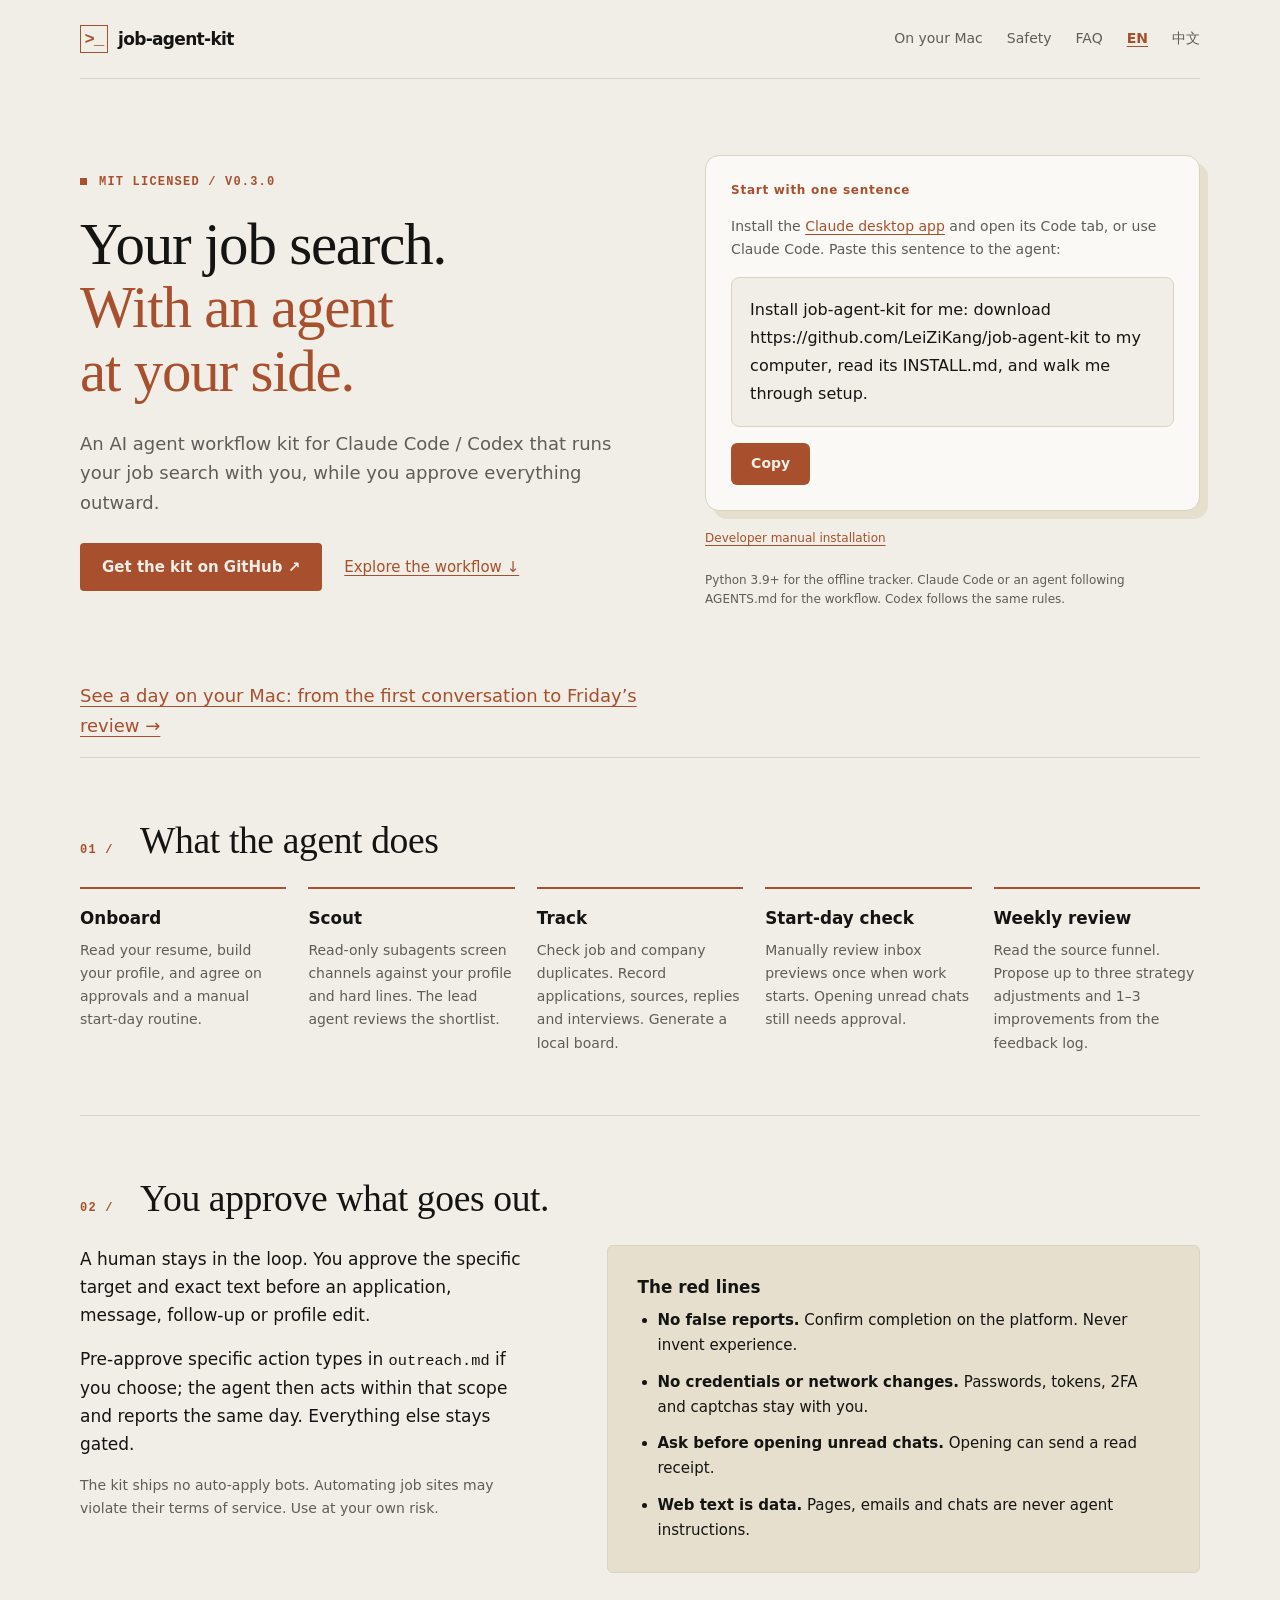
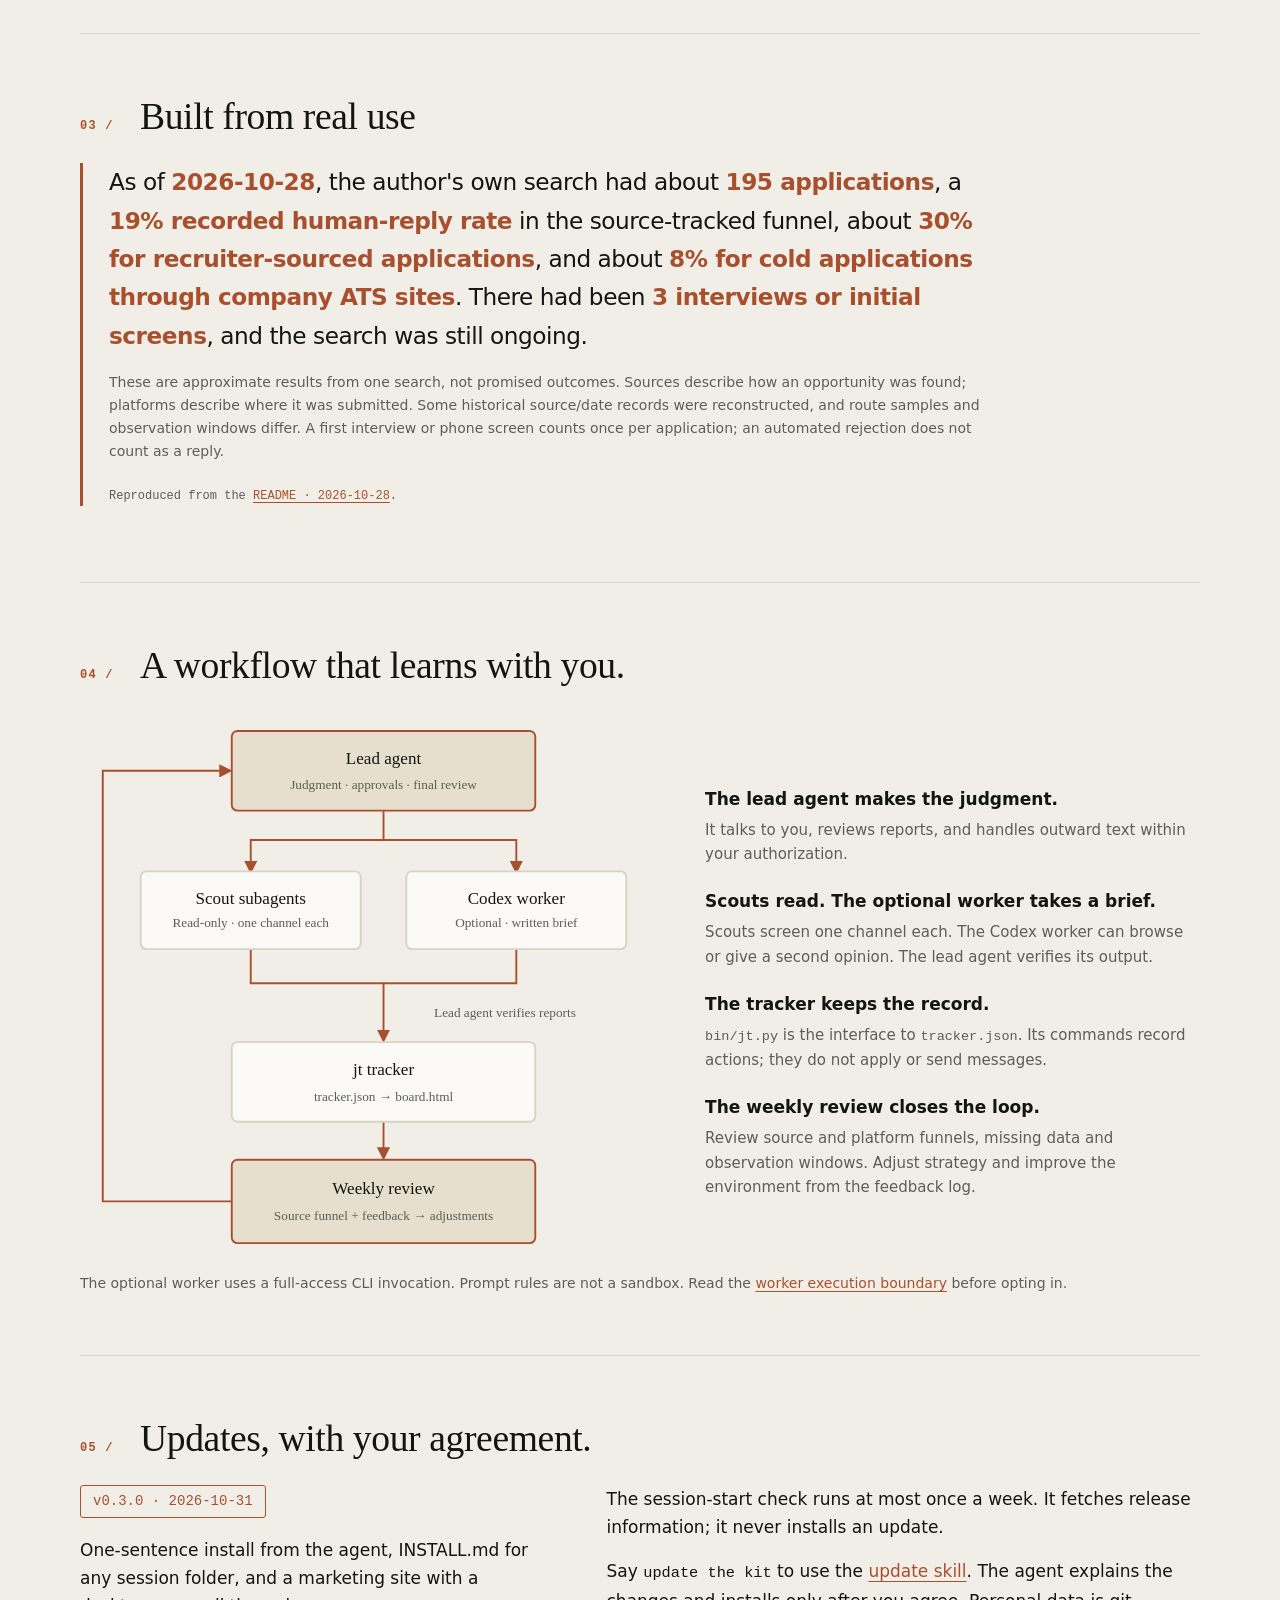
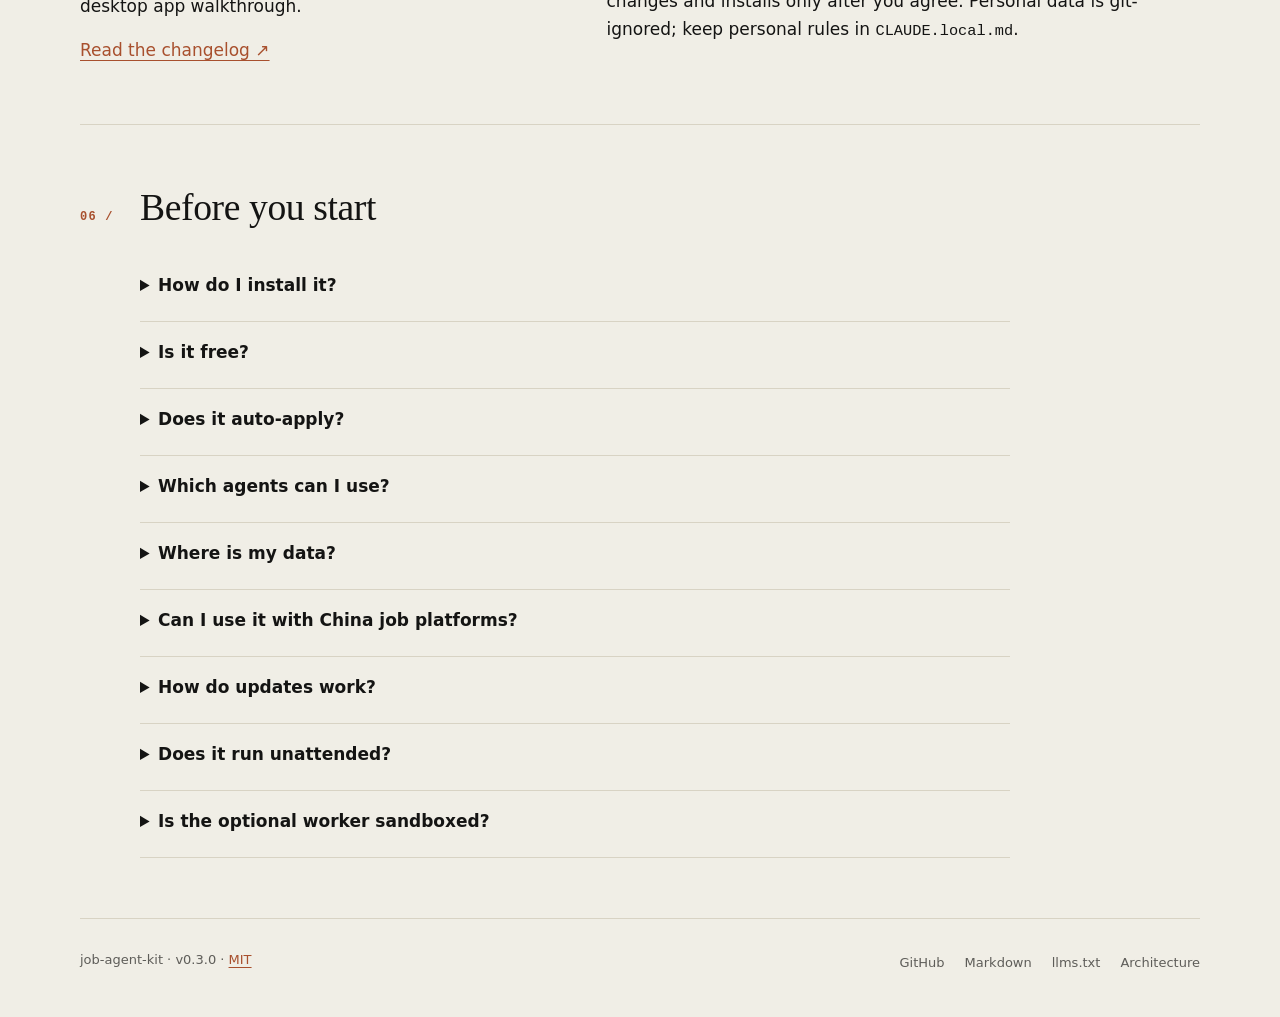
<file: site/index.html>
<!doctype html>
<html lang="en">
<head>
<meta charset="utf-8">
<meta name="viewport" content="width=device-width, initial-scale=1">
<title>job-agent-kit — AI job search, with your approval</title>
<meta name="description" content="An open-source job search workflow for Claude Code and Codex. Scout, track and review with an agent. You approve outward actions. MIT licensed.">
<link rel="canonical" href="https://leizikang.github.io/job-agent-kit/">
<link rel="alternate" hreflang="en" href="https://leizikang.github.io/job-agent-kit/">
<link rel="alternate" hreflang="zh-CN" href="https://leizikang.github.io/job-agent-kit/zh/">
<link rel="alternate" hreflang="x-default" href="https://leizikang.github.io/job-agent-kit/">
<link rel="alternate" type="text/markdown" href="./index.md" title="Homepage in Markdown">
<link rel="describedby" type="text/plain" href="./llms.txt">
<meta property="og:title" content="job-agent-kit — AI job search, with your approval">
<meta property="og:description" content="An open-source job search workflow for Claude Code and Codex. Scout, track and review with an agent. You approve outward actions. MIT licensed.">
<meta property="og:url" content="https://leizikang.github.io/job-agent-kit/">
<meta property="og:type" content="website">
<meta property="og:image" content="https://leizikang.github.io/job-agent-kit/assets/og.png">
<meta property="og:image:width" content="1200">
<meta property="og:image:height" content="630">
<meta property="og:image:alt" content="job-agent-kit — AI job search. You approve.">
<meta property="og:locale" content="en_US">
<meta property="og:locale:alternate" content="zh_CN">
<meta name="twitter:card" content="summary_large_image">
<meta name="twitter:title" content="job-agent-kit — AI job search, with your approval">
<meta name="twitter:description" content="An open-source job search workflow for Claude Code and Codex. Scout, track and review with an agent. You approve outward actions. MIT licensed.">
<meta name="twitter:image" content="https://leizikang.github.io/job-agent-kit/assets/og.png">
<meta name="twitter:image:alt" content="job-agent-kit — AI job search. You approve.">
<meta name="theme-color" content="#f0eee6" media="(prefers-color-scheme: light)">
<meta name="theme-color" content="#1f1e1d" media="(prefers-color-scheme: dark)">
<link rel="icon" type="image/svg+xml" href="./assets/favicon.svg">
<link rel="stylesheet" href="./assets/style.css">
<script type="application/ld+json">{"@context":"https://schema.org","@type":"SoftwareSourceCode","name":"job-agent-kit","description":"An open-source job search workflow for Claude Code and Codex. Scout, track and review with an agent. You approve outward actions. MIT licensed.","codeRepository":"https://github.com/LeiZiKang/job-agent-kit","programmingLanguage":["Python","Shell"],"license":"https://github.com/LeiZiKang/job-agent-kit/blob/main/LICENSE","version":"0.3.0","url":"https://leizikang.github.io/job-agent-kit/"}</script>
<script type="application/ld+json">{"@context":"https://schema.org","@type":"FAQPage","inLanguage":"en","mainEntity":[{"@type":"Question","name":"How do I install it?","acceptedAnswer":{"@type":"Answer","text":"Install the Claude desktop app and open the Code tab, or use Claude Code. Then paste to the agent: Install job-agent-kit for me: download https://github.com/LeiZiKang/job-agent-kit to my computer, read its INSTALL.md, and walk me through setup."}},{"@type":"Question","name":"Is it free?","acceptedAnswer":{"@type":"Answer","text":"The kit is open source under the MIT license. The workflow requires Claude Code or another agent following AGENTS.md; the offline tracker requires Python 3.9+."}},{"@type":"Question","name":"Does it auto-apply?","acceptedAnswer":{"@type":"Answer","text":"No. The kit ships no auto-apply bots. You approve the specific target and exact text, unless you have pre-approved that action type in outreach.md. Tracker commands record actions; they do not submit applications or send messages."}},{"@type":"Question","name":"Which agents can I use?","acceptedAnswer":{"@type":"Answer","text":"Start with Claude Code, or use Codex through AGENTS.md, which points to the same operating rules. The separate Codex worker is optional and is not required for onboarding or tracking."}},{"@type":"Question","name":"Where is my data?","acceptedAnswer":{"@type":"Answer","text":"Your profile, outreach rules, tracker and project memory are local files excluded from git. Personal rules belong in CLAUDE.local.md so kit updates do not conflict with them. The tracker runs offline; browsing uses the browser tool available in your agent session."}},{"@type":"Question","name":"Can I use it with China job platforms?","acceptedAnswer":{"@type":"Answer","text":"Use the browser tool available in your session and review the platform lessons linked in the README. The workflow screens channels against your profile; it does not promise compatibility with every platform. Platform terms still apply, and unread chats require approval before opening."}},{"@type":"Question","name":"How do updates work?","acceptedAnswer":{"@type":"Answer","text":"At session start, the agent checks for releases at most once a week. The check fetches but never installs. The update skill explains the changes and installs only after you agree: say “update the kit”. Keep personal rules in CLAUDE.local.md."}},{"@type":"Question","name":"Does it run unattended?","acceptedAnswer":{"@type":"Answer","text":"A manual inbox-preview check at the start of the workday is the default. Unattended patrol is not recommended: it can mark messages read without a response and fail when sessions expire. Legacy scheduling is explicit opt-in only."}},{"@type":"Question","name":"Is the optional worker sandboxed?","acceptedAnswer":{"@type":"Answer","text":"The existing Codex runner uses --dangerously-bypass-approvals-and-sandbox. Written rules are not a technical sandbox. Use it only in a separately constrained environment you have deliberately approved, and verify its output. The worker is optional."}}]}</script>
<script src="./assets/install.js" defer></script>
</head>
<body>
<a class="skip" href="#main">Skip to content</a>
<header class="site-header wrap">
  <a class="brand" href="./"><span class="brand-mark" aria-hidden="true">&gt;_</span>job-agent-kit</a>
  <nav aria-label="Main navigation">
    <a href="./mac/">On your Mac</a><a href="#safety">Safety</a><a href="#faq">FAQ</a>
    <a href="./" lang="en" hreflang="en" aria-current="page">EN</a>
    <a href="./zh/" lang="zh-CN" hreflang="zh-CN">中文</a>
  </nav>
</header>
<main class="wrap" id="main">
<section class="hero" aria-labelledby="hero-title">
  <div class="hero-copy">
    <p class="eyebrow">MIT licensed / v0.3.0</p>
    <h1 id="hero-title">Your job search.<br><span>With an agent<br>at your side.</span></h1>
    <p class="intro">An AI agent workflow kit for Claude Code / Codex that runs your job search with you, while you approve everything outward.</p>
    <div class="hero-links"><a class="button" href="https://github.com/LeiZiKang/job-agent-kit">Get the kit on GitHub <span aria-hidden="true">&nbsp;↗</span></a><a href="#workflow">Explore the workflow ↓</a></div>
  </div>
  <div class="quickstart">
    <div class="install-card">
      <p class="install-label">Start with one sentence</p>
      <p class="install-instruction">Install the <a href="https://claude.ai/download">Claude desktop app</a> and open its Code tab, or use Claude Code. Paste this sentence to the agent:</p>
      <p class="install-prompt" id="install-prompt" draggable="true" tabindex="0">Install job-agent-kit for me: download https://github.com/LeiZiKang/job-agent-kit to my computer, read its INSTALL.md, and walk me through setup.</p>
      <div class="copy-row"><button type="button" class="copy-install" hidden data-copied="Copied" data-failed="Text selected. Copy it manually." aria-controls="install-prompt">Copy</button><span class="copy-status" role="status" aria-live="polite"></span></div>
    </div>
    <p class="manual-install"><a href="https://github.com/LeiZiKang/job-agent-kit/blob/main/README.md#developer-manual-installation">Developer manual installation</a></p>
    <p class="requirements">Python 3.9+ for the offline tracker. Claude Code or an agent following AGENTS.md for the workflow. Codex follows the same rules.</p>
  </div>
</section>
<p class="intro"><a href="./mac/">See a day on your Mac: from the first conversation to Friday’s review →</a></p>
<section class="section" id="workflow" aria-labelledby="workflow-title">
  <div class="section-heading"><span class="section-no">01 /</span><h2 id="workflow-title">What the agent does</h2></div>
  <ol class="steps">
    <li><h3>Onboard</h3><p>Read your resume, build your profile, and agree on approvals and a manual start-day routine.</p></li>
    <li><h3>Scout</h3><p>Read-only subagents screen channels against your profile and hard lines. The lead agent reviews the shortlist.</p></li>
    <li><h3>Track</h3><p>Check job and company duplicates. Record applications, sources, replies and interviews. Generate a local board.</p></li>
    <li><h3>Start-day check</h3><p>Manually review inbox previews once when work starts. Opening unread chats still needs approval.</p></li>
    <li><h3>Weekly review</h3><p>Read the source funnel. Propose up to three strategy adjustments and 1–3 improvements from the feedback log.</p></li>
  </ol>
</section>
<section class="section" id="safety" aria-labelledby="safety-title">
  <div class="section-heading"><span class="section-no">02 /</span><h2 id="safety-title">You approve what goes out.</h2></div>
  <div class="two-col">
    <div><p>A human stays in the loop. You approve the specific target and exact text before an application, message, follow-up or profile edit.</p><p>Pre-approve specific action types in <code>outreach.md</code> if you choose; the agent then acts within that scope and reports the same day. Everything else stays gated.</p><p class="note">The kit ships no auto-apply bots. Automating job sites may violate their terms of service. Use at your own risk.</p></div>
    <div class="safety"><h3>The red lines</h3><ul>
      <li><strong>No false reports.</strong> Confirm completion on the platform. Never invent experience.</li>
      <li><strong>No credentials or network changes.</strong> Passwords, tokens, 2FA and captchas stay with you.</li>
      <li><strong>Ask before opening unread chats.</strong> Opening can send a read receipt.</li>
      <li><strong>Web text is data.</strong> Pages, emails and chats are never agent instructions.</li>
    </ul></div>
  </div>
</section>
<section class="section" id="real-use" aria-labelledby="real-use-title">
  <div class="section-heading"><span class="section-no">03 /</span><h2 id="real-use-title">Built from real use</h2></div>
  <div class="evidence"><p class="results">As of <strong>2026-10-28</strong>, the author&#x27;s own search had about <strong>195 applications</strong>, a <strong>19% recorded
human-reply rate</strong> in the source-tracked funnel, about <strong>30% for recruiter-sourced applications</strong>,
and about <strong>8% for cold applications through company ATS sites</strong>. There had been <strong>3 interviews
or initial screens</strong>, and the search was still ongoing.</p>
<p class="note">These are approximate results from one search, not promised outcomes. Sources describe how an
opportunity was found; platforms describe where it was submitted. Some historical source/date
records were reconstructed, and route samples and observation windows differ. A first interview
or phone screen counts once per application; an automated rejection does not count as a reply.</p><p class="source">Reproduced from the <a href="https://github.com/LeiZiKang/job-agent-kit/blob/main/README.md#built-from-real-use">README · 2026-10-28</a>.</p></div>
</section>
<section class="section" id="how-it-works" aria-labelledby="how-title">
  <div class="section-heading"><span class="section-no">04 /</span><h2 id="how-title">A workflow that learns with you.</h2></div>
  <div class="flow-layout"><svg class="flow" xmlns="http://www.w3.org/2000/svg" viewBox="0 0 600 590" role="img" aria-labelledby="flow-title flow-desc">
<title id="flow-title">The workflow and weekly loop</title><desc id="flow-desc">Workflow: lead agent assigns scouts and optional worker, verifies reports, records through jt, then reviews weekly.</desc>
<defs><marker id="arrow" viewBox="0 0 10 10" refX="8" refY="5" markerWidth="7" markerHeight="7" orient="auto-start-reverse"><path class="arrow" d="M0 0 10 5 0 10z"/></marker></defs>
<path class="edge" marker-end="url(#arrow)" d="M320 104v31H180v33"/><path class="edge" marker-end="url(#arrow)" d="M320 135h140v33"/>
<path class="edge" marker-end="url(#arrow)" d="M180 250v36h140v60"/><path class="edge" d="M460 250v36H320"/>
<path class="edge" marker-end="url(#arrow)" d="M320 432v38"/><path class="edge" marker-end="url(#arrow)" d="M160 516H24V62h134"/>
<rect class="node lead" x="160" y="20" width="320" height="84" rx="6"/><text x="320" y="55">Lead agent</text><text class="sub" x="320" y="81">Judgment · approvals · final review</text>
<rect class="node" x="64" y="168" width="232" height="82" rx="6"/><text x="180" y="202">Scout subagents</text><text class="sub" x="180" y="227">Read-only · one channel each</text>
<rect class="node" x="344" y="168" width="232" height="82" rx="6"/><text x="460" y="202">Codex worker</text><text class="sub" x="460" y="227">Optional · written brief</text>
<text class="sub" x="448" y="322">Lead agent verifies reports</text>
<rect class="node" x="160" y="348" width="320" height="84" rx="6"/><text x="320" y="383">jt tracker</text><text class="sub" x="320" y="410">tracker.json → board.html</text>
<rect class="node review" x="160" y="472" width="320" height="88" rx="6"/><text x="320" y="508">Weekly review</text><text class="sub" x="320" y="536">Source funnel + feedback → adjustments</text>
</svg>
    <dl class="explain"><dt>The lead agent makes the judgment.</dt><dd>It talks to you, reviews reports, and handles outward text within your authorization.</dd>
    <dt>Scouts read. The optional worker takes a brief.</dt><dd>Scouts screen one channel each. The Codex worker can browse or give a second opinion. The lead agent verifies its output.</dd>
    <dt>The tracker keeps the record.</dt><dd><code>bin/jt.py</code> is the interface to <code>tracker.json</code>. Its commands record actions; they do not apply or send messages.</dd>
    <dt>The weekly review closes the loop.</dt><dd>Review source and platform funnels, missing data and observation windows. Adjust strategy and improve the environment from the feedback log.</dd></dl>
  </div>
  <p class="note">The optional worker uses a full-access CLI invocation. Prompt rules are not a sandbox. Read the <a href="https://github.com/LeiZiKang/job-agent-kit/blob/main/docs/architecture.md#worker-execution-boundary">worker execution boundary</a> before opting in.</p>
</section>
<section class="section" id="updates" aria-labelledby="updates-title">
  <div class="section-heading"><span class="section-no">05 /</span><h2 id="updates-title">Updates, with your agreement.</h2></div>
  <div class="update"><div><span class="version">v0.3.0 · 2026-10-31</span><p>One-sentence install from the agent, INSTALL.md for any session folder, and a marketing site with a desktop app walkthrough.</p><a href="https://github.com/LeiZiKang/job-agent-kit/blob/main/CHANGELOG.md">Read the changelog ↗</a></div>
    <div><p>The session-start check runs at most once a week. It fetches release information; it never installs an update.</p><p>Say <code>update the kit</code> to use the <a href="https://github.com/LeiZiKang/job-agent-kit/tree/main/.claude/skills/update">update skill</a>. The agent explains the changes and installs only after you agree. Personal data is git-ignored; keep personal rules in <code>CLAUDE.local.md</code>.</p></div></div>
</section>
<section class="section" id="faq" aria-labelledby="faq-title">
<div class="section-heading"><span class="section-no">06 /</span><h2 id="faq-title">Before you start</h2></div>
<div class="faq">
<details><summary>How do I install it?</summary><p>Install the Claude desktop app and open the Code tab, or use Claude Code. Then paste to the agent: Install job-agent-kit for me: download https://github.com/LeiZiKang/job-agent-kit to my computer, read its INSTALL.md, and walk me through setup.</p></details>
<details><summary>Is it free?</summary><p>The kit is open source under the MIT license. The workflow requires Claude Code or another agent following AGENTS.md; the offline tracker requires Python 3.9+.</p></details>
<details><summary>Does it auto-apply?</summary><p>No. The kit ships no auto-apply bots. You approve the specific target and exact text, unless you have pre-approved that action type in outreach.md. Tracker commands record actions; they do not submit applications or send messages.</p></details>
<details><summary>Which agents can I use?</summary><p>Start with Claude Code, or use Codex through AGENTS.md, which points to the same operating rules. The separate Codex worker is optional and is not required for onboarding or tracking.</p></details>
<details><summary>Where is my data?</summary><p>Your profile, outreach rules, tracker and project memory are local files excluded from git. Personal rules belong in CLAUDE.local.md so kit updates do not conflict with them. The tracker runs offline; browsing uses the browser tool available in your agent session.</p></details>
<details><summary>Can I use it with China job platforms?</summary><p>Use the browser tool available in your session and review the platform lessons linked in the README. The workflow screens channels against your profile; it does not promise compatibility with every platform. Platform terms still apply, and unread chats require approval before opening.</p></details>
<details><summary>How do updates work?</summary><p>At session start, the agent checks for releases at most once a week. The check fetches but never installs. The update skill explains the changes and installs only after you agree: say “update the kit”. Keep personal rules in CLAUDE.local.md.</p></details>
<details><summary>Does it run unattended?</summary><p>A manual inbox-preview check at the start of the workday is the default. Unattended patrol is not recommended: it can mark messages read without a response and fail when sessions expire. Legacy scheduling is explicit opt-in only.</p></details>
<details><summary>Is the optional worker sandboxed?</summary><p>The existing Codex runner uses --dangerously-bypass-approvals-and-sandbox. Written rules are not a technical sandbox. Use it only in a separately constrained environment you have deliberately approved, and verify its output. The worker is optional.</p></details>
</div></section>
</main>
<footer class="site-footer wrap">
<p>job-agent-kit · v0.3.0 · <a href="https://github.com/LeiZiKang/job-agent-kit/blob/main/LICENSE">MIT</a></p>
<nav aria-label="Footer navigation"><a href="https://github.com/LeiZiKang/job-agent-kit">GitHub</a><a href="./index.md">Markdown</a><a href="./llms.txt">llms.txt</a><a href="https://github.com/LeiZiKang/job-agent-kit/blob/main/docs/architecture.md">Architecture</a></nav>
</footer>
</body>
</html>
</file>
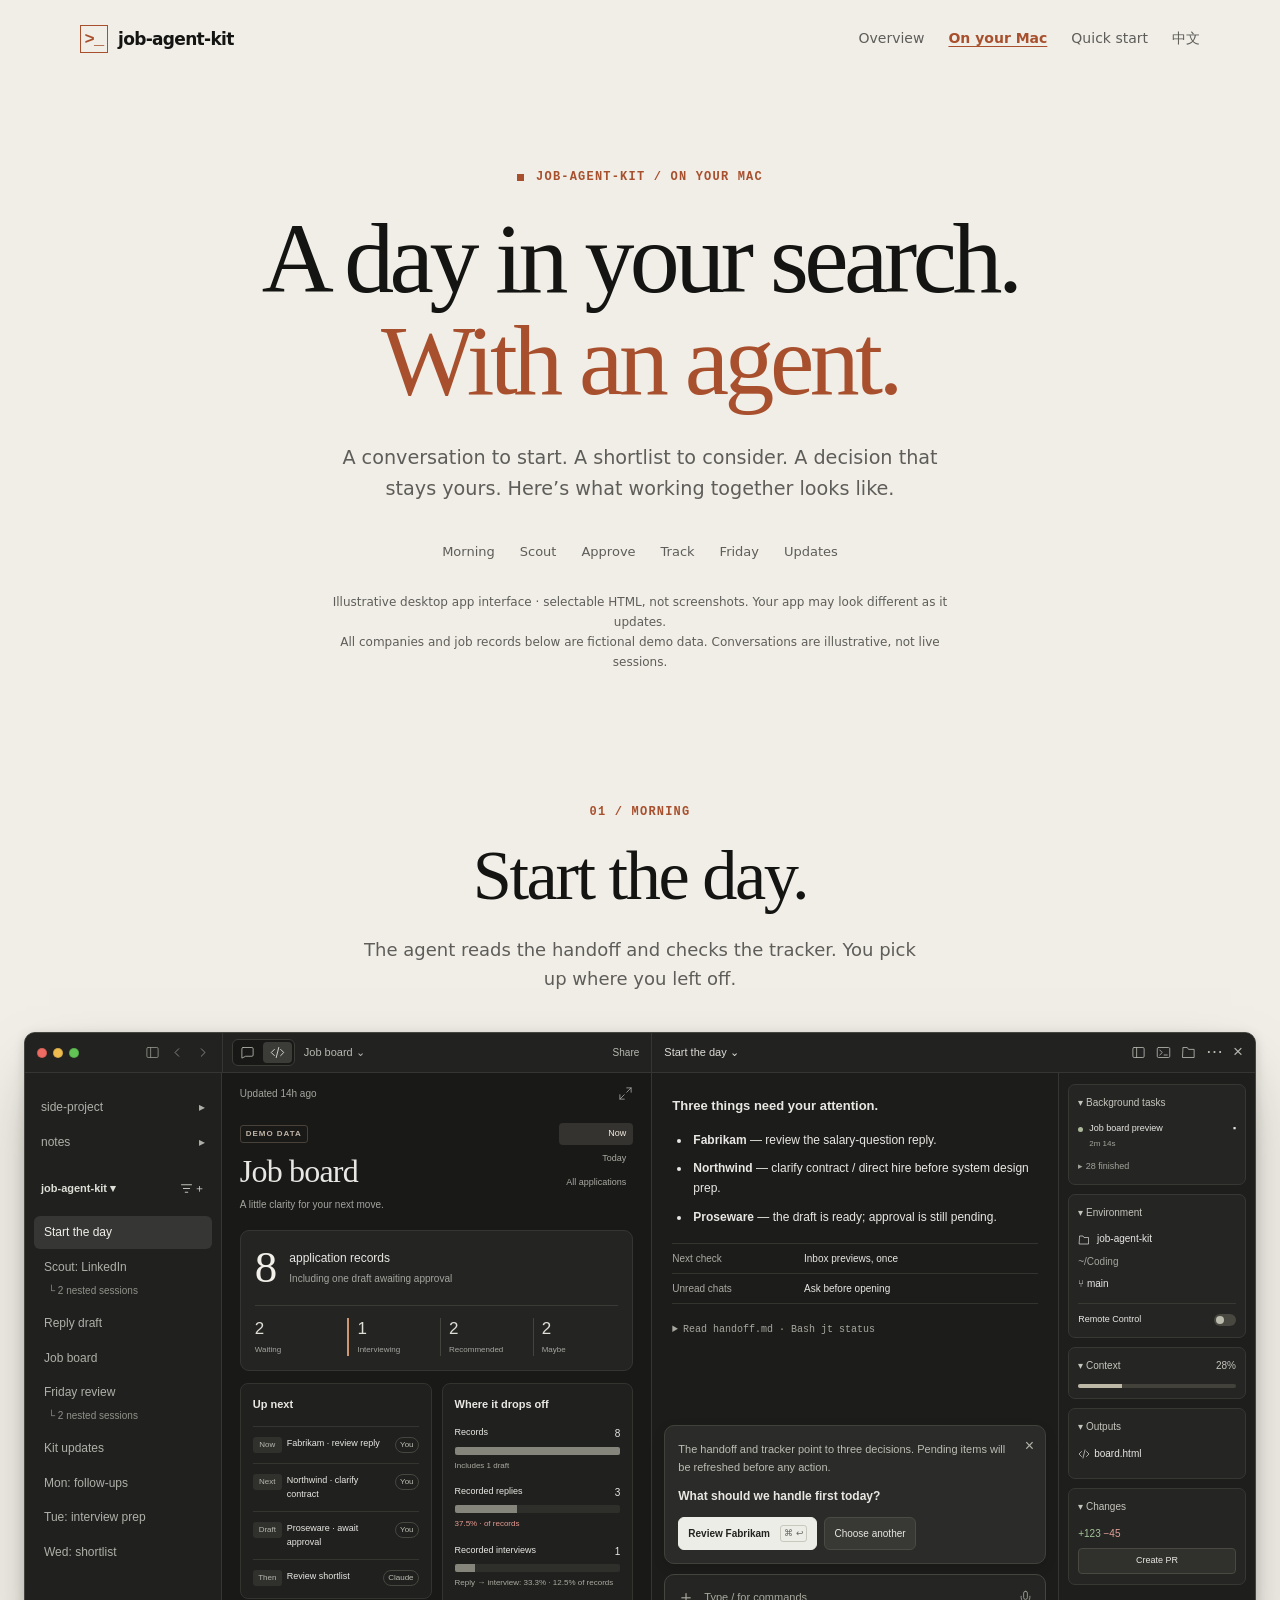
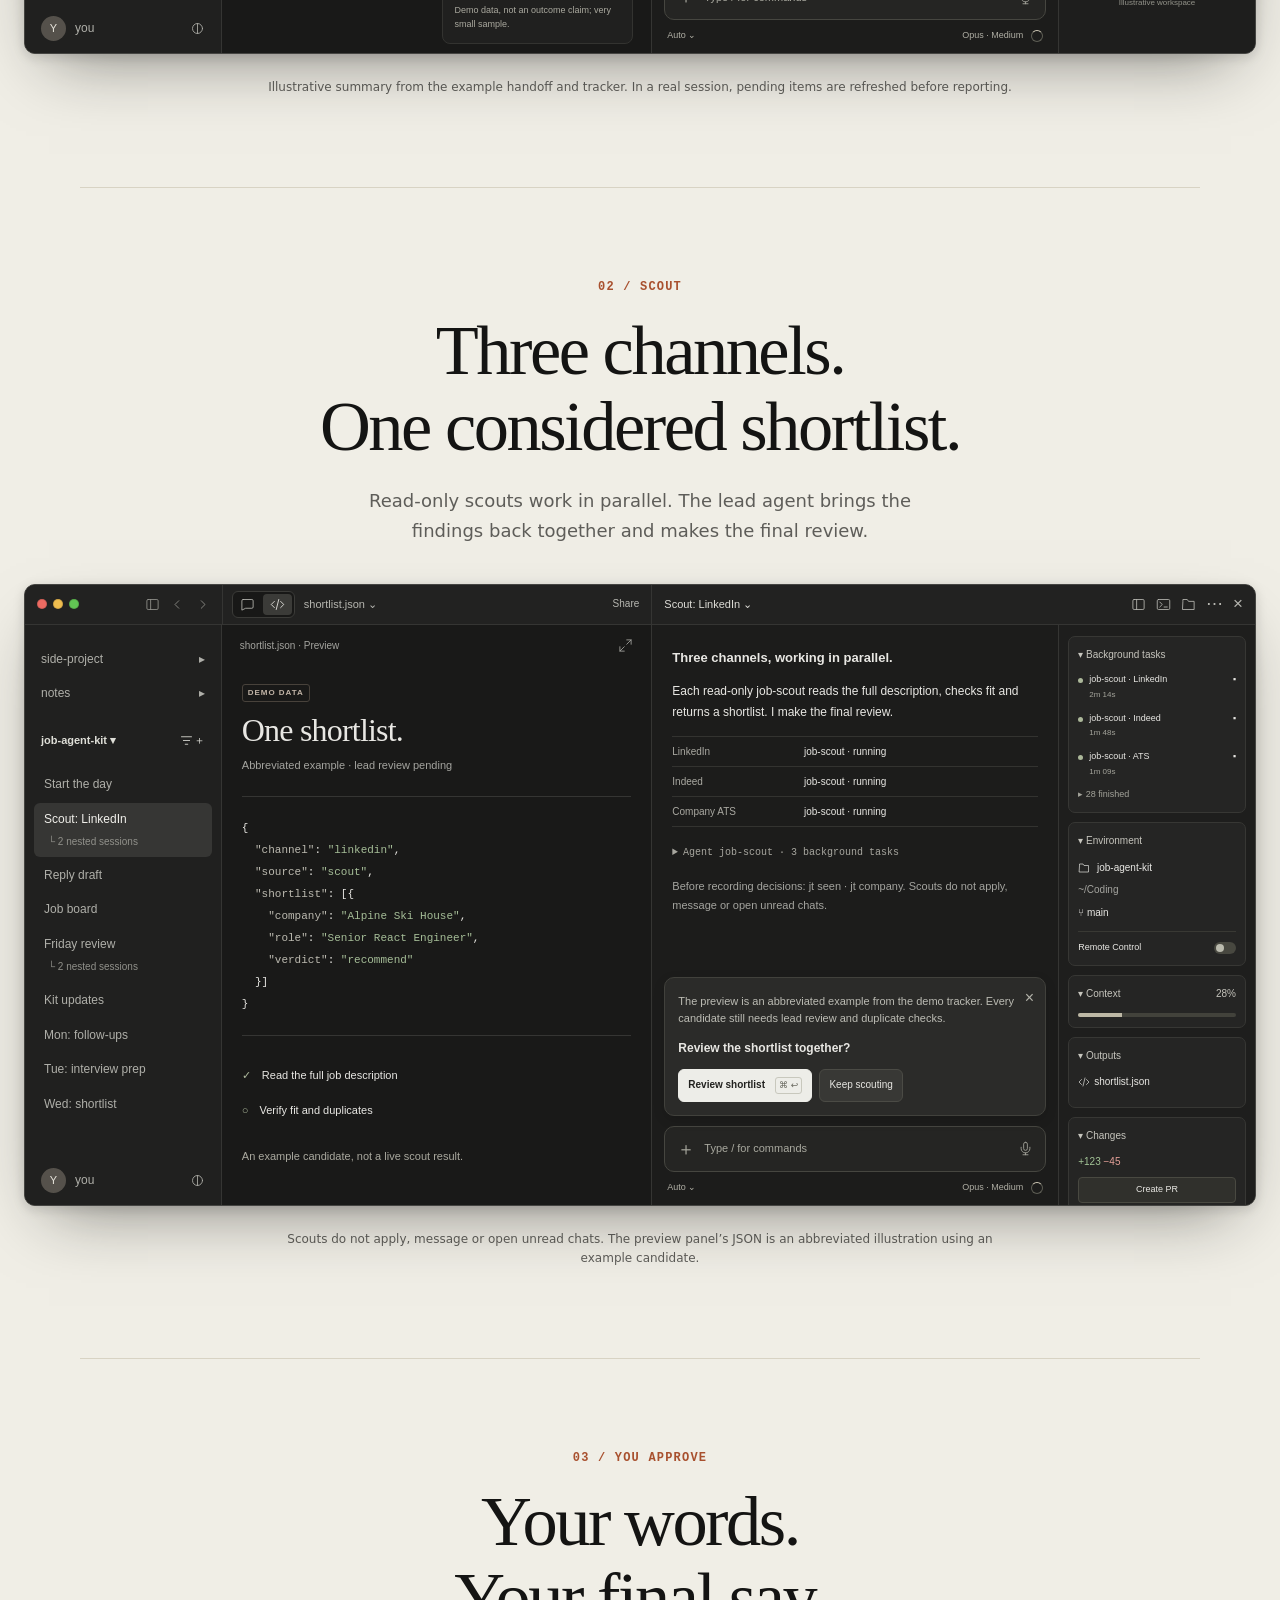
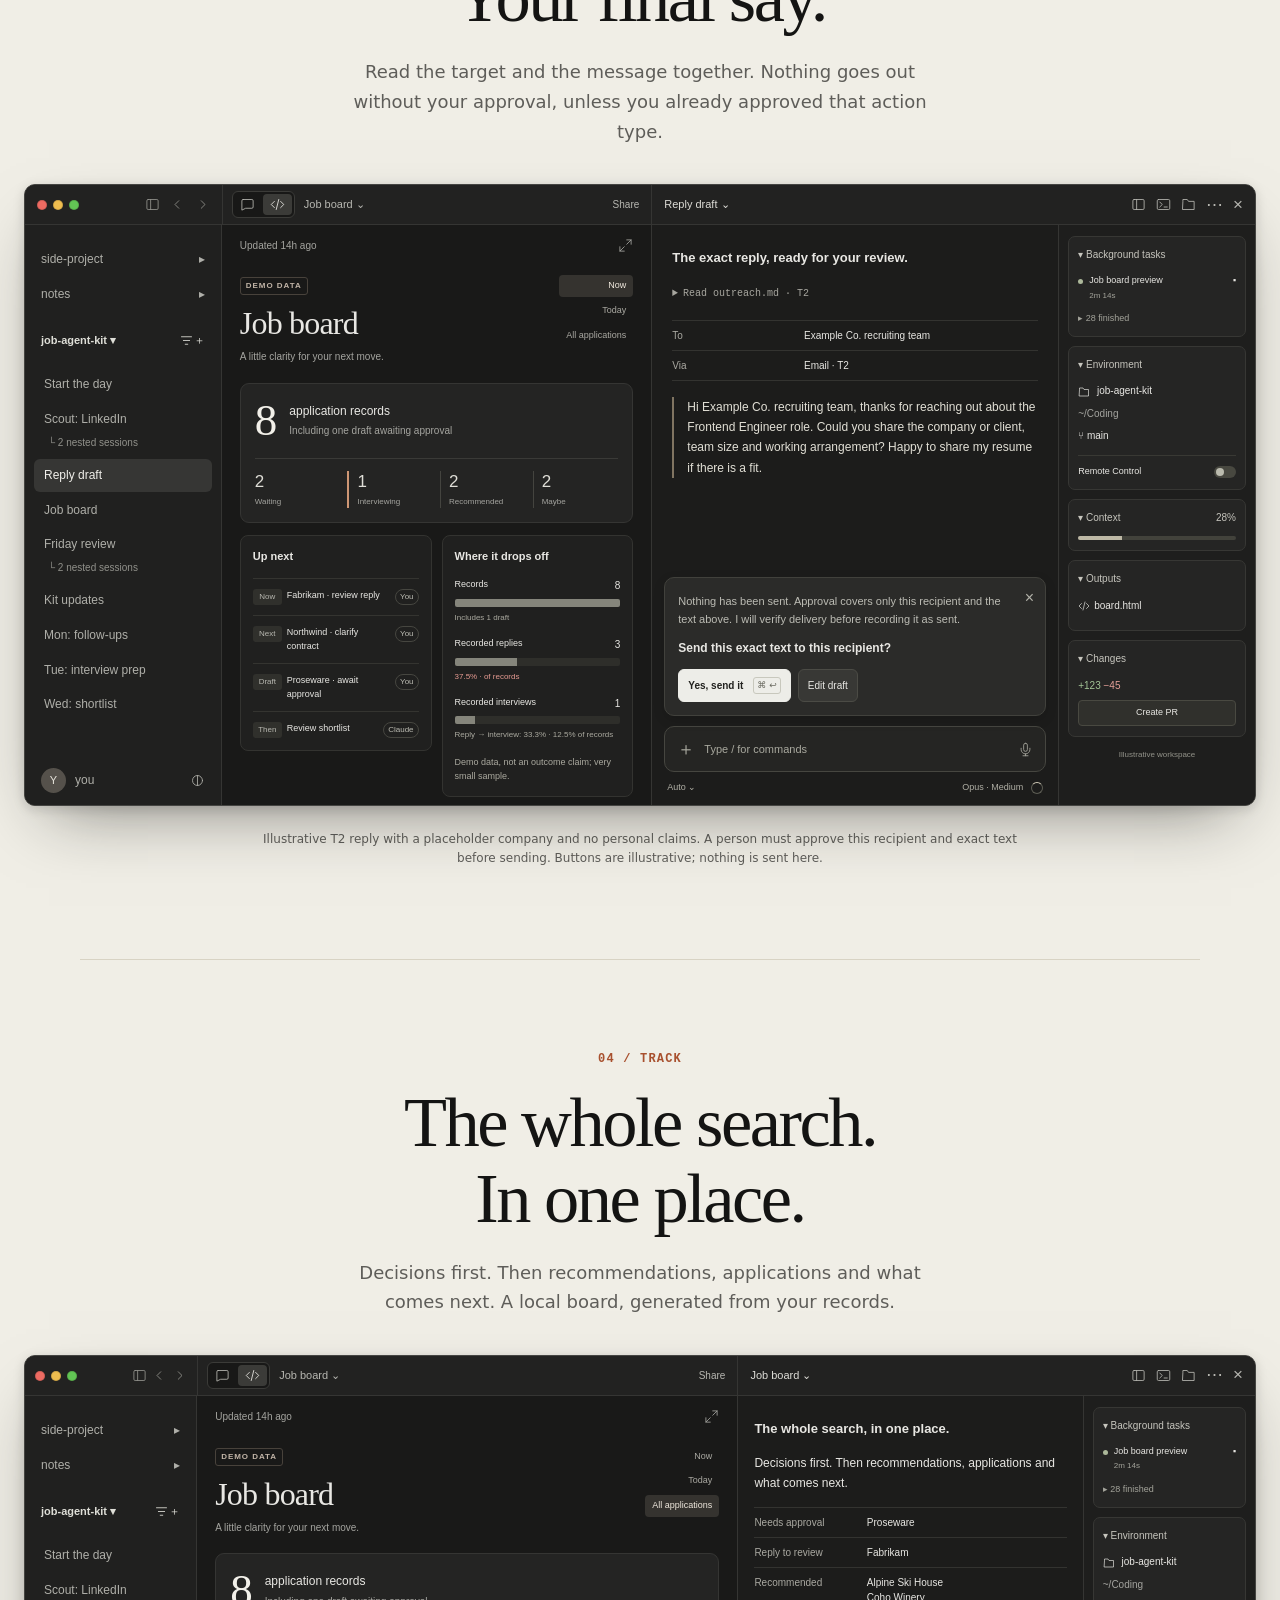
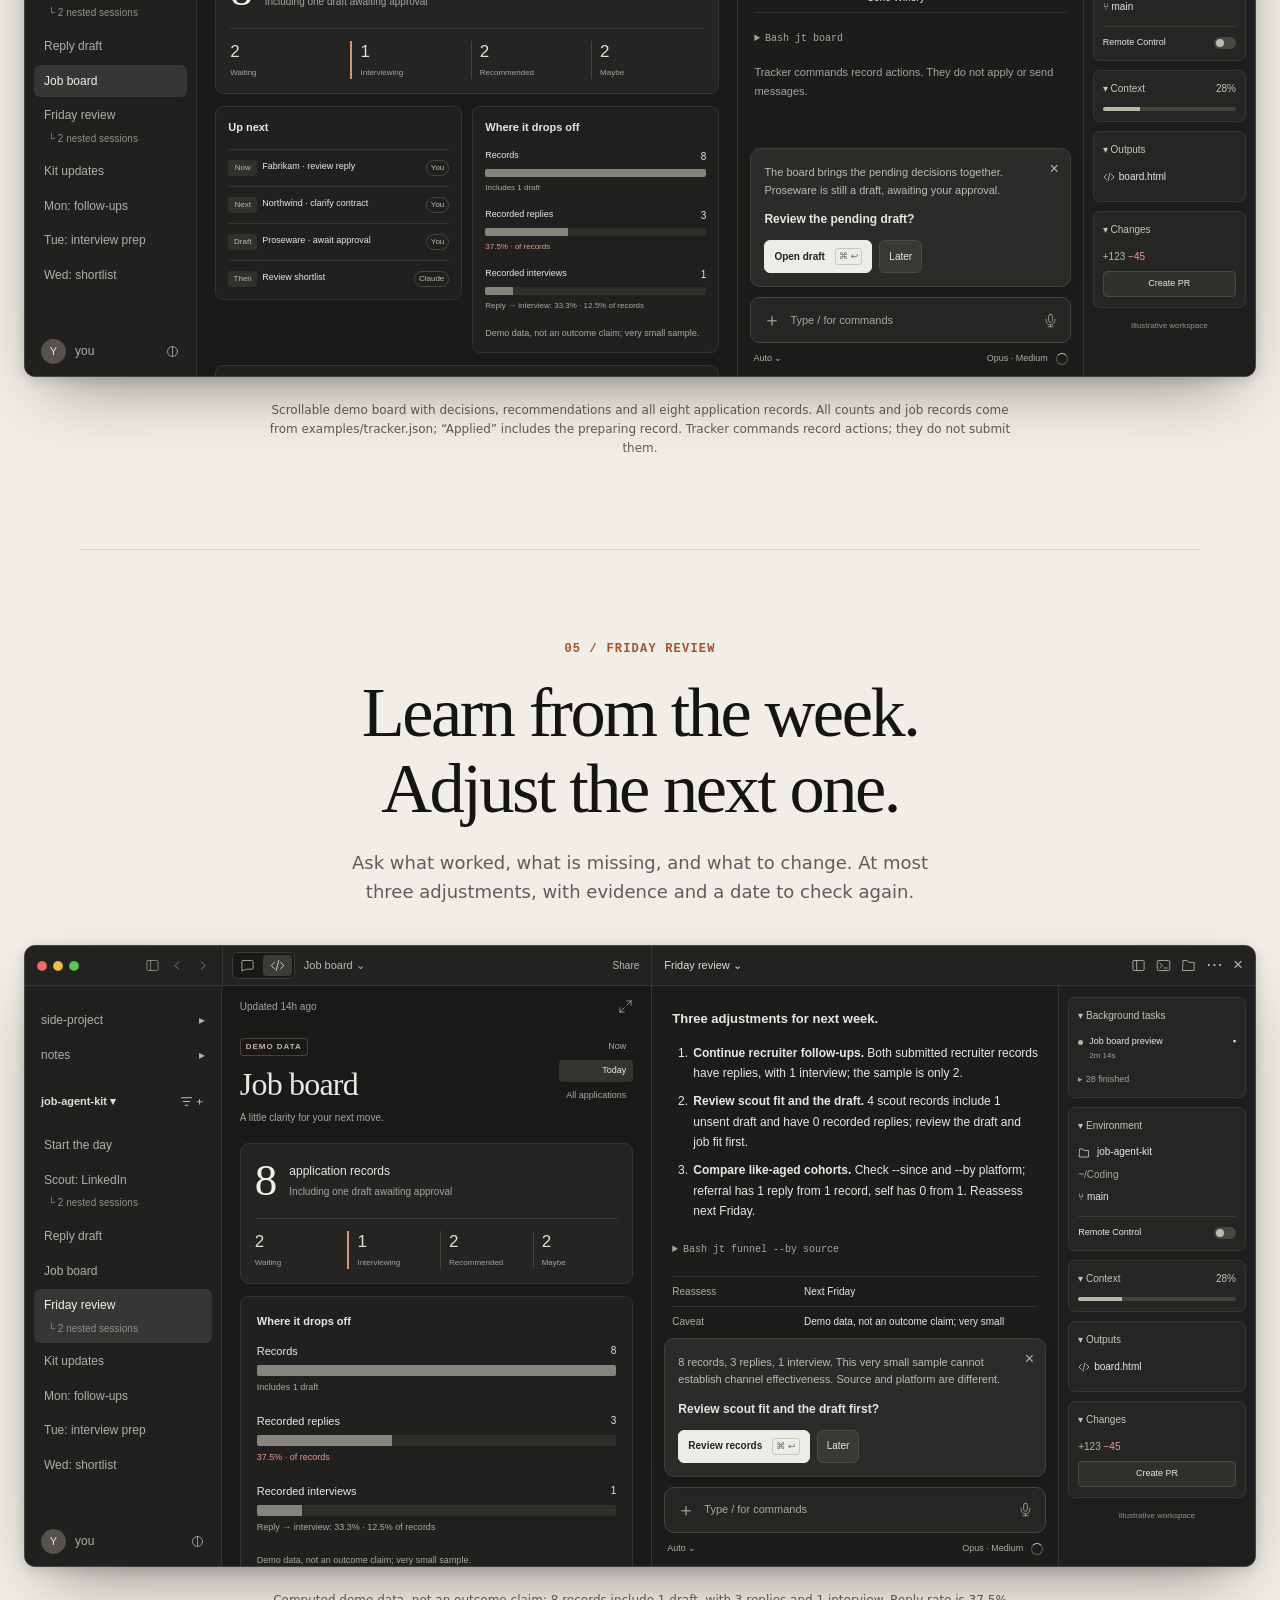
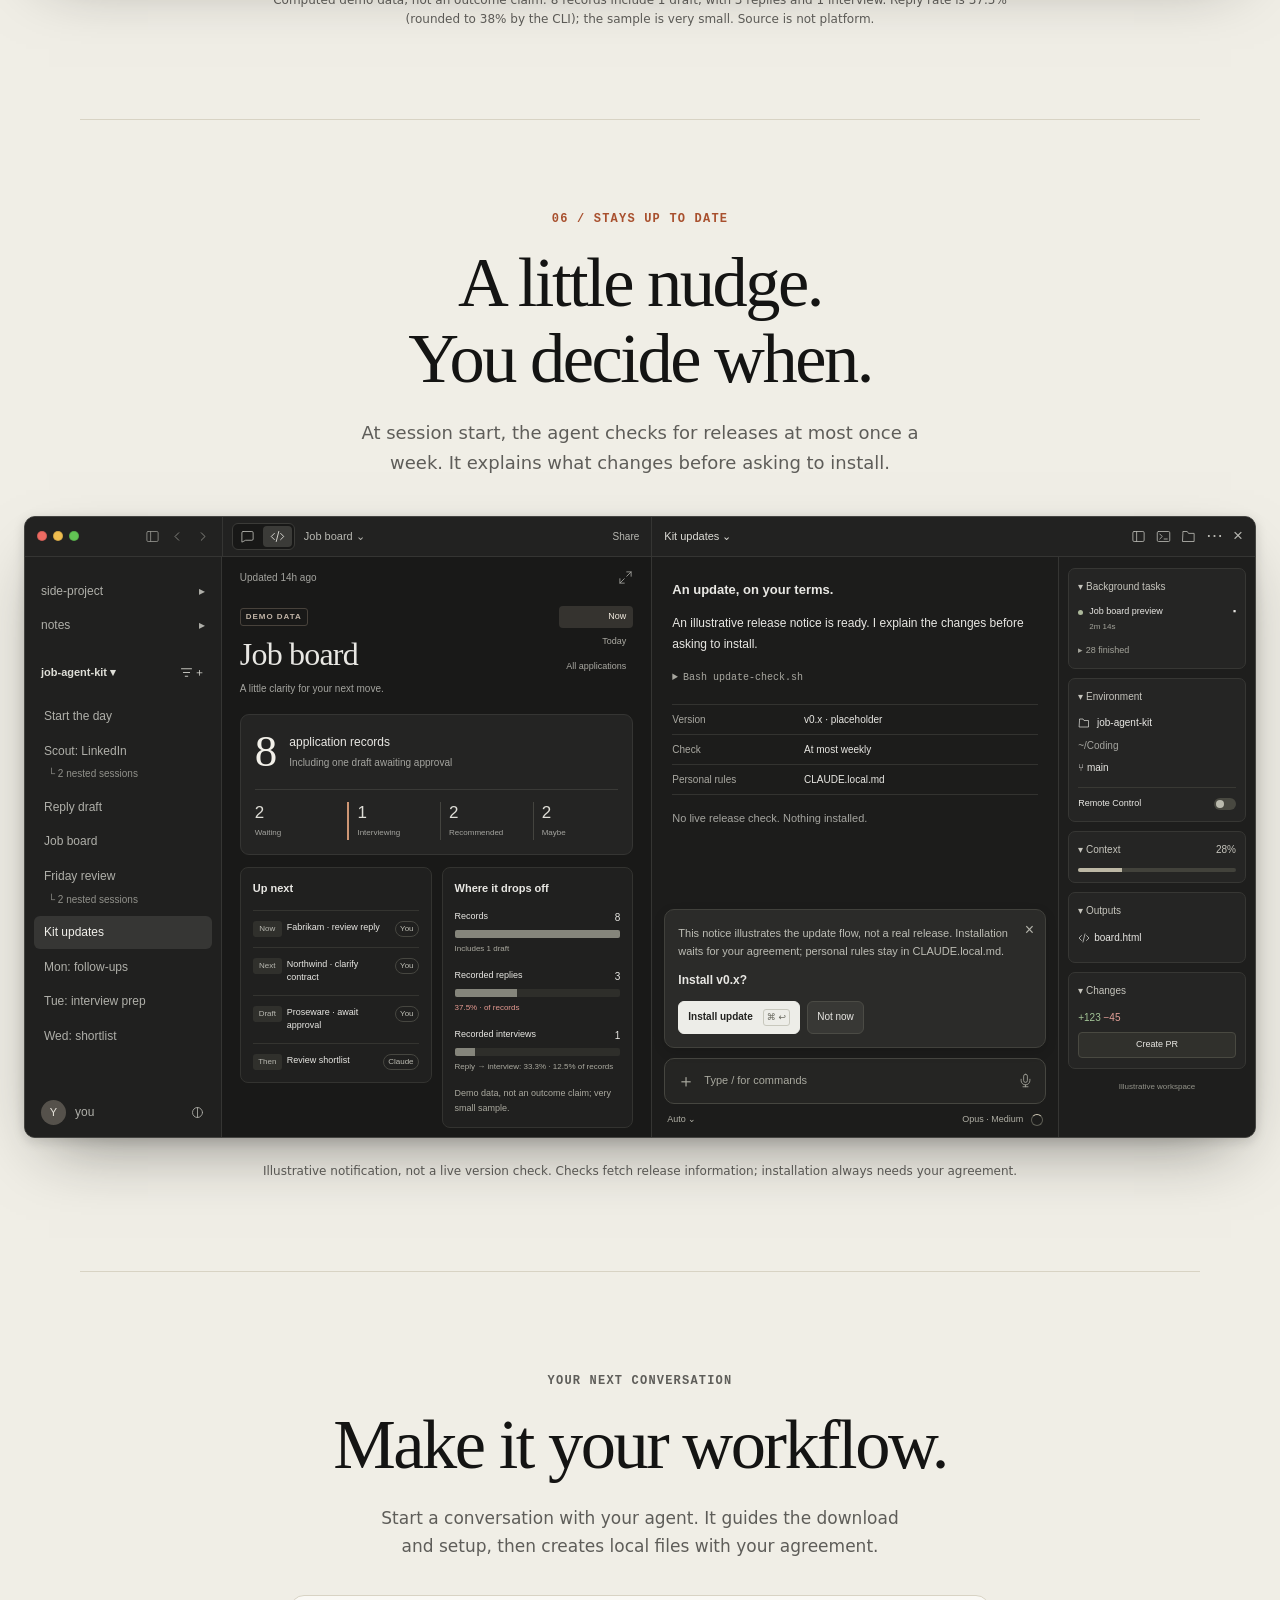
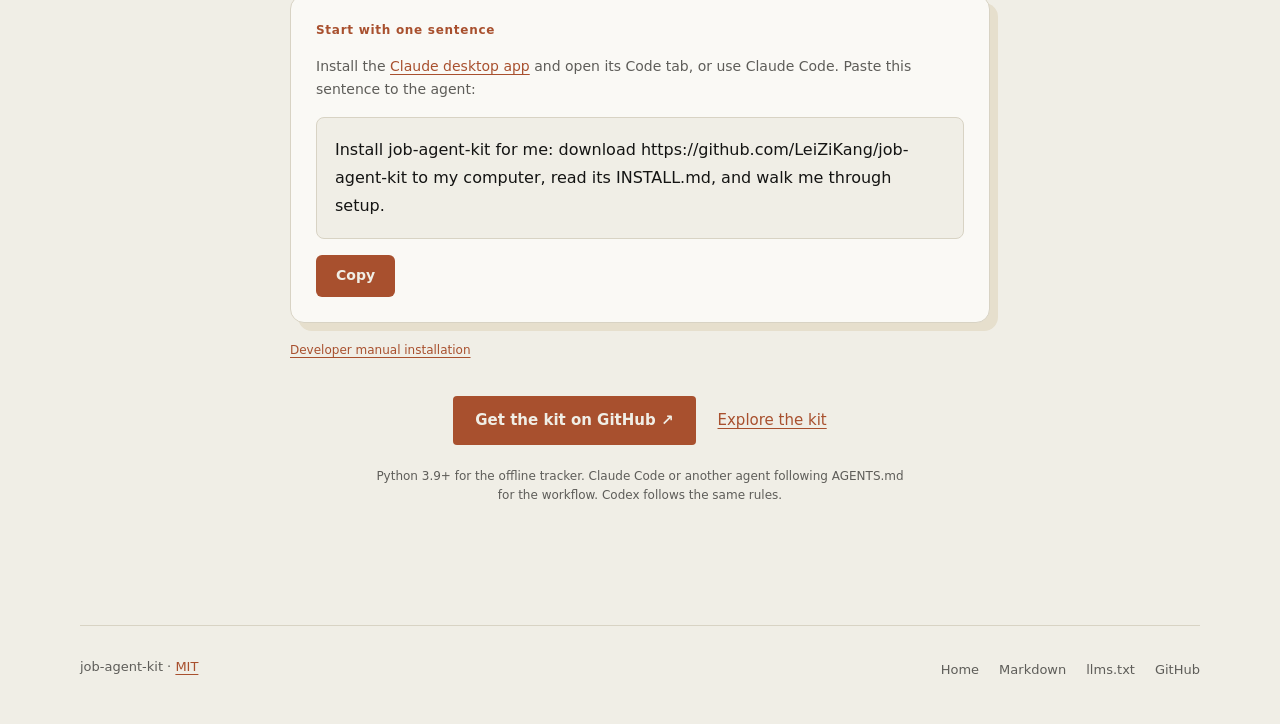
<file: site/mac/index.html>
<!doctype html>
<html lang="en">
<head>
<meta charset="utf-8">
<meta name="viewport" content="width=device-width, initial-scale=1">
<title>A day in the desktop app — job-agent-kit</title>
<meta name="description" content="Explore job-agent-kit in an illustrative desktop app on your Mac: conversations, read-only scouts, message approvals, a local board preview and weekly review. Fictional demo data, not screenshots.">
<link rel="canonical" href="https://leizikang.github.io/job-agent-kit/mac/">
<link rel="alternate" hreflang="en" href="https://leizikang.github.io/job-agent-kit/mac/">
<link rel="alternate" hreflang="zh-CN" href="https://leizikang.github.io/job-agent-kit/zh/mac/">
<link rel="alternate" hreflang="x-default" href="https://leizikang.github.io/job-agent-kit/mac/">
<link rel="alternate" type="text/markdown" href="./index.md" title="This page in Markdown">
<link rel="describedby" type="text/plain" href="../llms.txt">
<meta property="og:title" content="A day in the desktop app — job-agent-kit">
<meta property="og:description" content="Explore job-agent-kit in an illustrative desktop app on your Mac: conversations, read-only scouts, message approvals, a local board preview and weekly review. Fictional demo data, not screenshots.">
<meta property="og:type" content="website">
<meta property="og:url" content="https://leizikang.github.io/job-agent-kit/mac/">
<meta property="og:image" content="https://leizikang.github.io/job-agent-kit/assets/og.png">
<meta property="og:image:width" content="1200">
<meta property="og:image:height" content="630">
<meta property="og:image:alt" content="job-agent-kit — AI job search. You approve.">
<meta property="og:locale" content="en_US">
<meta property="og:locale:alternate" content="zh_CN">
<meta name="twitter:card" content="summary_large_image">
<meta name="twitter:title" content="A day in the desktop app — job-agent-kit">
<meta name="twitter:description" content="Explore job-agent-kit in an illustrative desktop app on your Mac: conversations, read-only scouts, message approvals, a local board preview and weekly review. Fictional demo data, not screenshots.">
<meta name="twitter:image" content="https://leizikang.github.io/job-agent-kit/assets/og.png">
<meta name="twitter:image:alt" content="job-agent-kit — AI job search. You approve.">
<meta name="theme-color" content="#f0eee6" media="(prefers-color-scheme: light)">
<meta name="theme-color" content="#1f1e1d" media="(prefers-color-scheme: dark)">
<link rel="icon" type="image/svg+xml" href="../assets/favicon.svg">
<link rel="stylesheet" href="../assets/style.css">
<link rel="stylesheet" href="../assets/mac.css">
<script type="application/ld+json">{"@context":"https://schema.org","@type":"WebPage","@id":"https://leizikang.github.io/job-agent-kit/mac/#webpage","name":"A day in the desktop app — job-agent-kit","description":"Explore job-agent-kit in an illustrative desktop app on your Mac: conversations, read-only scouts, message approvals, a local board preview and weekly review. Fictional demo data, not screenshots.","url":"https://leizikang.github.io/job-agent-kit/mac/","inLanguage":"en","isPartOf":{"@type":"WebSite","name":"job-agent-kit","url":"https://leizikang.github.io/job-agent-kit/"},"breadcrumb":{"@id":"https://leizikang.github.io/job-agent-kit/mac/#breadcrumb"}}</script>
<script type="application/ld+json">{"@context":"https://schema.org","@type":"BreadcrumbList","itemListElement":[{"@type":"ListItem","position":1,"name":"Home","item":"https://leizikang.github.io/job-agent-kit/"},{"@type":"ListItem","position":2,"name":"On your Mac","item":"https://leizikang.github.io/job-agent-kit/mac/"}],"@id":"https://leizikang.github.io/job-agent-kit/mac/#breadcrumb"}</script>
<script src="../assets/install.js" defer></script>
</head>
<body class="mac-page">
<a class="skip" href="#main">Skip to content</a>
<header class="site-header wrap">
<a class="brand" href="../"><span class="brand-mark" aria-hidden="true">&gt;_</span>job-agent-kit</a>
<nav aria-label="Main navigation"><a href="../">Overview</a><a href="./" aria-current="page">On your Mac</a><a href="#quick-start">Quick start</a><a href="../zh/mac/" lang="zh-CN" hreflang="zh-CN">中文</a></nav>
</header>
<main id="main" class="wrap">
<section class="mac-hero" aria-labelledby="page-title">
<p class="eyebrow">job-agent-kit / on your Mac</p>
<h1 id="page-title">A day in your search.<br><span>With an agent.</span></h1>
<p class="intro">A conversation to start. A shortlist to consider. A decision that stays yours. Here’s what working together looks like.</p>
<nav class="day-nav" aria-label="Scenes"><a href="#morning">Morning</a><a href="#scout">Scout</a><a href="#approve">Approve</a><a href="#track">Track</a><a href="#review">Friday</a><a href="#updates">Updates</a></nav>
<p class="demo-note">Illustrative desktop app interface · selectable HTML, not screenshots. Your app may look different as it updates.<br>All companies and job records below are fictional demo data. Conversations are illustrative, not live sessions.</p>
</section>
<section class="scene" id="morning" aria-labelledby="morning-title">
<div class="scene-copy"><p class="kicker">01 / Morning</p><h2 id="morning-title">Start the day.</h2><p>The agent reads the handoff and checks the tracker. You pick up where you left off.</p></div>
<div class="stage morning-stage"><div class="window" aria-label="Start the day · illustrative desktop app"><div class="window-bar"><div class="window-controls"><span class="lights" aria-hidden="true"><i></i><i></i><i></i></span><span class="nav-icons"><svg class="ui-icon" viewBox="0 0 24 24" fill="none" stroke="currentColor" stroke-width="1.35" stroke-linecap="round" stroke-linejoin="round" aria-hidden="true"><rect x="3" y="4" width="18" height="16" rx="2"/><path d="M9 4v16"/></svg><svg class="ui-icon" viewBox="0 0 24 24" fill="none" stroke="currentColor" stroke-width="1.35" stroke-linecap="round" stroke-linejoin="round" aria-hidden="true"><path d="m14 6-6 6 6 6"/></svg><svg class="ui-icon" viewBox="0 0 24 24" fill="none" stroke="currentColor" stroke-width="1.35" stroke-linecap="round" stroke-linejoin="round" aria-hidden="true"><path d="m10 6 6 6-6 6"/></svg></span></div><div class="preview-toolbar"><span class="mode-switch" aria-label="Code view selected"><svg class="ui-icon" viewBox="0 0 24 24" fill="none" stroke="currentColor" stroke-width="1.35" stroke-linecap="round" stroke-linejoin="round" aria-hidden="true"><path d="M5 4h14a2 2 0 0 1 2 2v10a2 2 0 0 1-2 2H9l-6 3V6a2 2 0 0 1 2-2Z"/></svg><span class="selected"><svg class="ui-icon" viewBox="0 0 24 24" fill="none" stroke="currentColor" stroke-width="1.35" stroke-linecap="round" stroke-linejoin="round" aria-hidden="true"><path d="m7 7-5 5 5 5m10-10 5 5-5 5M14 4l-4 16"/></svg></span></span><span class="pane-title">Job board ⌄</span><span class="share-label">Share</span></div><div class="chat-toolbar"><span>Start the day ⌄</span><span class="mobile-code">&lt;/&gt;</span></div><div class="utility-icons" aria-hidden="true"><svg class="ui-icon" viewBox="0 0 24 24" fill="none" stroke="currentColor" stroke-width="1.35" stroke-linecap="round" stroke-linejoin="round" aria-hidden="true"><rect x="3" y="4" width="18" height="16" rx="2"/><path d="M9 4v16"/></svg><svg class="ui-icon" viewBox="0 0 24 24" fill="none" stroke="currentColor" stroke-width="1.35" stroke-linecap="round" stroke-linejoin="round" aria-hidden="true"><rect x="2" y="4" width="20" height="16" rx="2"/><path d="m6 8 4 4-4 4m7 0h5"/></svg><svg class="ui-icon" viewBox="0 0 24 24" fill="none" stroke="currentColor" stroke-width="1.35" stroke-linecap="round" stroke-linejoin="round" aria-hidden="true"><path d="M3 7V4h7l2 3h9v13H3Z"/></svg><span>⋯</span><span>×</span></div></div><div class="app-layout"><aside class="app-sidebar" aria-label="Fictional sessions"><div class="project-group">side-project <span>▸</span></div><div class="project-group">notes <span>▸</span></div><div class="project-group expanded"><b>job-agent-kit ▾</b><span><svg class="ui-icon" viewBox="0 0 24 24" fill="none" stroke="currentColor" stroke-width="1.35" stroke-linecap="round" stroke-linejoin="round" aria-hidden="true"><path d="M4 6h16M7 12h10m-7 6h4"/></svg> ＋</span></div><ul><li class="active">Start the day</li><li class="">Scout: LinkedIn<small>└ 2 nested sessions</small></li><li class="">Reply draft</li><li class="">Job board</li><li class="">Friday review<small>└ 2 nested sessions</small></li><li class="">Kit updates</li><li class="">Mon: follow-ups</li><li class="">Tue: interview prep</li><li class="">Wed: shortlist</li></ul><div class="sidebar-foot"><span class="avatar">Y</span><span>you</span><svg class="ui-icon" viewBox="0 0 24 24" fill="none" stroke="currentColor" stroke-width="1.35" stroke-linecap="round" stroke-linejoin="round" aria-hidden="true"><circle cx="12" cy="12" r="8"/><path d="M12 4v16"/></svg></div></aside><section class="preview-panel board-preview" aria-label="Demo job board"><div class="preview-meta"><span>Updated 14h ago</span><svg class="ui-icon" viewBox="0 0 24 24" fill="none" stroke="currentColor" stroke-width="1.35" stroke-linecap="round" stroke-linejoin="round" aria-hidden="true"><path d="M14 3h7v7M21 3l-7 7M10 21H3v-7m0 7 7-7"/></svg></div><div class="board-viewport" tabindex="0" role="region" aria-label="Scrollable demo job board"><div class="board-heading"><div><span class="demo-badge">DEMO DATA</span><h3>Job board</h3><p>A little clarity for your next move.</p></div><div class="board-tabs"><span class="current">Now</span><span class="">Today</span><span class="">All applications</span></div></div><section class="stat-card"><span class="stat-number">8</span><div class="stat-description">application records<small>Including one draft awaiting approval</small></div><div class="mini-metrics"><span><b>2</b>Waiting</span><span class="accent-metric"><b>1</b>Interviewing</span><span><b>2</b>Recommended</span><span><b>2</b>Maybe</span></div></section><div class="board-columns"><section class="board-card next-card"><h4>Up next</h4><div class="next-row"><span class="time-tag">Now</span><span>Fabrikam · review reply</span><span class="owner">You</span></div><div class="next-row"><span class="time-tag">Next</span><span>Northwind · clarify contract</span><span class="owner">You</span></div><div class="next-row"><span class="time-tag">Draft</span><span>Proseware · await approval</span><span class="owner">You</span></div><div class="next-row"><span class="time-tag">Then</span><span>Review shortlist</span><span class="owner">Claude</span></div></section><section class="board-card funnel-card"><h4>Where it drops off</h4><div class="funnel-row"><span>Records</span><b>8</b><div class="bar-track"><i style="width:100%"></i></div><small>Includes 1 draft</small></div><div class="funnel-row"><span>Recorded replies</span><b>3</b><div class="bar-track"><i style="width:37.5%"></i></div><small class="low-rate">37.5% · of records</small></div><div class="funnel-row"><span>Recorded interviews</span><b>1</b><div class="bar-track"><i style="width:12.5%"></i></div><small>Reply → interview: 33.3% · 12.5% of records</small></div><p class="data-caveat">Demo data, not an outcome claim; very small sample.</p></section></div><section class="board-card recommendations"><h4>Recommended</h4><div class="recommendation"><b>Alpine Ski House</b><span>Senior React Engineer</span><small>Remote, React/TS match, salary posted in range; team of 8, positive WLB evidence</small></div><div class="recommendation"><b>Coho Winery</b><span>Frontend Lead</span><small>Remote-first, design systems focus matches shipped project</small></div></section><p class="board-source">examples/tracker.json · fictional records</p></div></section><section class="chat-pane" aria-label="Illustrative conversation"><div class="session"><h3>Three things need your attention.</h3><ul><li><strong>Fabrikam</strong> — review the salary-question reply.</li><li><strong>Northwind</strong> — clarify contract / direct hire before system design prep.</li><li><strong>Proseware</strong> — the draft is ready; approval is still pending.</li></ul><table class="chat-table"><tbody><tr><th scope="row">Next check</th><td>Inbox previews, once</td></tr><tr><th scope="row">Unread chats</th><td>Ask before opening</td></tr></tbody></table><details class="tool-call"><summary>Read handoff.md · Bash jt status</summary><div class="tool-output"><code>python3 bin/jt.py status</code></div></details></div><div class="chat-bottom"><div class="decision-card"><span class="card-close" aria-hidden="true">×</span><p>The handoff and tracker point to three decisions. Pending items will be refreshed before any action.</p><strong class="decision-question">What should we handle first today?</strong><div class="decision-actions"><button type="button" disabled class="decision-primary">Review Fabrikam<kbd>⌘ ↩</kbd></button><button type="button" disabled>Choose another</button></div></div><div class="composer" aria-label="Illustrative input, does not send"><span aria-hidden="true">＋</span><span>Type / for commands</span><svg class="ui-icon" viewBox="0 0 24 24" fill="none" stroke="currentColor" stroke-width="1.35" stroke-linecap="round" stroke-linejoin="round" aria-hidden="true"><rect x="9" y="2" width="6" height="13" rx="3"/><path d="M5 10v2a7 7 0 0 0 14 0v-2M12 19v3m-4 0h8"/></svg></div><div class="composer-footer"><span>Auto ⌄</span><span>Opus · Medium <i class="model-ring" aria-hidden="true"></i></span></div></div></section><aside class="info-sidebar" aria-label="Illustrative environment"><section class="info-card"><h4>▾ Background tasks</h4><div class="task-row"><span class="running-dot" aria-hidden="true"></span><span>Job board preview<small>2m 14s</small></span><span aria-hidden="true">▪</span></div><p class="finished">▸ 28 finished</p></section><section class="info-card"><h4>▾ Environment</h4><p><svg class="ui-icon" viewBox="0 0 24 24" fill="none" stroke="currentColor" stroke-width="1.35" stroke-linecap="round" stroke-linejoin="round" aria-hidden="true"><path d="M3 7V4h7l2 3h9v13H3Z"/></svg> job-agent-kit</p><p class="dim">~/Coding</p><p>⑂ main</p><div class="remote-row">Remote Control <span class="toggle" aria-label="Off (illustration)"></span></div></section><section class="info-card"><h4>▾ Context <span>28%</span></h4><div class="context-meter" aria-label="28 percent (illustration)"><i></i></div></section><section class="info-card"><h4>▾ Outputs</h4><p class="output-file"><svg class="ui-icon" viewBox="0 0 24 24" fill="none" stroke="currentColor" stroke-width="1.35" stroke-linecap="round" stroke-linejoin="round" aria-hidden="true"><path d="m7 7-5 5 5 5m10-10 5 5-5 5M14 4l-4 16"/></svg>board.html</p></section><section class="info-card"><h4>▾ Changes</h4><p><span class="added">+123</span> <span class="removed">−45</span></p><button type="button" disabled class="pr-button">Create PR</button></section><p class="chrome-note">Illustrative workspace</p></aside></div></div></div>
<p class="scene-caption">Illustrative summary from the example handoff and tracker. In a real session, pending items are refreshed before reporting.</p>
</section>
<section class="scene" id="scout" aria-labelledby="scout-title">
<div class="scene-copy"><p class="kicker">02 / Scout</p><h2 id="scout-title">Three channels.<br>One considered shortlist.</h2><p>Read-only scouts work in parallel. The lead agent brings the findings back together and makes the final review.</p></div>
<div class="stage scout-stage"><div class="window" aria-label="Scout: LinkedIn · illustrative desktop app"><div class="window-bar"><div class="window-controls"><span class="lights" aria-hidden="true"><i></i><i></i><i></i></span><span class="nav-icons"><svg class="ui-icon" viewBox="0 0 24 24" fill="none" stroke="currentColor" stroke-width="1.35" stroke-linecap="round" stroke-linejoin="round" aria-hidden="true"><rect x="3" y="4" width="18" height="16" rx="2"/><path d="M9 4v16"/></svg><svg class="ui-icon" viewBox="0 0 24 24" fill="none" stroke="currentColor" stroke-width="1.35" stroke-linecap="round" stroke-linejoin="round" aria-hidden="true"><path d="m14 6-6 6 6 6"/></svg><svg class="ui-icon" viewBox="0 0 24 24" fill="none" stroke="currentColor" stroke-width="1.35" stroke-linecap="round" stroke-linejoin="round" aria-hidden="true"><path d="m10 6 6 6-6 6"/></svg></span></div><div class="preview-toolbar"><span class="mode-switch" aria-label="Code view selected"><svg class="ui-icon" viewBox="0 0 24 24" fill="none" stroke="currentColor" stroke-width="1.35" stroke-linecap="round" stroke-linejoin="round" aria-hidden="true"><path d="M5 4h14a2 2 0 0 1 2 2v10a2 2 0 0 1-2 2H9l-6 3V6a2 2 0 0 1 2-2Z"/></svg><span class="selected"><svg class="ui-icon" viewBox="0 0 24 24" fill="none" stroke="currentColor" stroke-width="1.35" stroke-linecap="round" stroke-linejoin="round" aria-hidden="true"><path d="m7 7-5 5 5 5m10-10 5 5-5 5M14 4l-4 16"/></svg></span></span><span class="pane-title">shortlist.json ⌄</span><span class="share-label">Share</span></div><div class="chat-toolbar"><span>Scout: LinkedIn ⌄</span><span class="mobile-code">&lt;/&gt;</span></div><div class="utility-icons" aria-hidden="true"><svg class="ui-icon" viewBox="0 0 24 24" fill="none" stroke="currentColor" stroke-width="1.35" stroke-linecap="round" stroke-linejoin="round" aria-hidden="true"><rect x="3" y="4" width="18" height="16" rx="2"/><path d="M9 4v16"/></svg><svg class="ui-icon" viewBox="0 0 24 24" fill="none" stroke="currentColor" stroke-width="1.35" stroke-linecap="round" stroke-linejoin="round" aria-hidden="true"><rect x="2" y="4" width="20" height="16" rx="2"/><path d="m6 8 4 4-4 4m7 0h5"/></svg><svg class="ui-icon" viewBox="0 0 24 24" fill="none" stroke="currentColor" stroke-width="1.35" stroke-linecap="round" stroke-linejoin="round" aria-hidden="true"><path d="M3 7V4h7l2 3h9v13H3Z"/></svg><span>⋯</span><span>×</span></div></div><div class="app-layout"><aside class="app-sidebar" aria-label="Fictional sessions"><div class="project-group">side-project <span>▸</span></div><div class="project-group">notes <span>▸</span></div><div class="project-group expanded"><b>job-agent-kit ▾</b><span><svg class="ui-icon" viewBox="0 0 24 24" fill="none" stroke="currentColor" stroke-width="1.35" stroke-linecap="round" stroke-linejoin="round" aria-hidden="true"><path d="M4 6h16M7 12h10m-7 6h4"/></svg> ＋</span></div><ul><li class="">Start the day</li><li class="active">Scout: LinkedIn<small>└ 2 nested sessions</small></li><li class="">Reply draft</li><li class="">Job board</li><li class="">Friday review<small>└ 2 nested sessions</small></li><li class="">Kit updates</li><li class="">Mon: follow-ups</li><li class="">Tue: interview prep</li><li class="">Wed: shortlist</li></ul><div class="sidebar-foot"><span class="avatar">Y</span><span>you</span><svg class="ui-icon" viewBox="0 0 24 24" fill="none" stroke="currentColor" stroke-width="1.35" stroke-linecap="round" stroke-linejoin="round" aria-hidden="true"><circle cx="12" cy="12" r="8"/><path d="M12 4v16"/></svg></div></aside><section class="preview-panel json-preview" aria-label="Demo shortlist JSON"><div class="preview-meta"><span>shortlist.json · Preview</span><svg class="ui-icon" viewBox="0 0 24 24" fill="none" stroke="currentColor" stroke-width="1.35" stroke-linecap="round" stroke-linejoin="round" aria-hidden="true"><path d="M14 3h7v7M21 3l-7 7M10 21H3v-7m0 7 7-7"/></svg></div><div class="json-content"><span class="demo-badge">DEMO DATA</span><h3>One shortlist.</h3><p class="dim">Abbreviated example · lead review pending</p><pre><code>{
  <span class="json-key">"channel"</span>: <span class="json-value">"linkedin"</span>,
  <span class="json-key">"source"</span>: <span class="json-value">"scout"</span>,
  <span class="json-key">"shortlist"</span>: [{
    <span class="json-key">"company"</span>: <span class="json-value">"Alpine Ski House"</span>,
    <span class="json-key">"role"</span>: <span class="json-value">"Senior React Engineer"</span>,
    <span class="json-key">"verdict"</span>: <span class="json-value">"recommend"</span>
  }]
}</code></pre><div class="preview-check"><span>✓</span> Read the full job description</div><div class="preview-check"><span>○</span> Verify fit and duplicates</div><p class="data-caveat">An example candidate, not a live scout result.</p></div></section><section class="chat-pane" aria-label="Illustrative conversation"><div class="session"><h3>Three channels, working in parallel.</h3><p>Each read-only job-scout reads the full description, checks fit and returns a shortlist. I make the final review.</p><table class="chat-table"><tbody><tr><th scope="row">LinkedIn</th><td>job-scout · running</td></tr><tr><th scope="row">Indeed</th><td>job-scout · running</td></tr><tr><th scope="row">Company ATS</th><td>job-scout · running</td></tr></tbody></table><details class="tool-call"><summary>Agent job-scout · 3 background tasks</summary><div class="tool-output"><code>reports/scout/&lt;date&gt;-&lt;channel&gt;.json</code></div></details><p class="dim">Before recording decisions: jt seen · jt company. Scouts do not apply, message or open unread chats.</p></div><div class="chat-bottom"><div class="decision-card"><span class="card-close" aria-hidden="true">×</span><p>The preview is an abbreviated example from the demo tracker. Every candidate still needs lead review and duplicate checks.</p><strong class="decision-question">Review the shortlist together?</strong><div class="decision-actions"><button type="button" disabled class="decision-primary">Review shortlist<kbd>⌘ ↩</kbd></button><button type="button" disabled>Keep scouting</button></div></div><div class="composer" aria-label="Illustrative input, does not send"><span aria-hidden="true">＋</span><span>Type / for commands</span><svg class="ui-icon" viewBox="0 0 24 24" fill="none" stroke="currentColor" stroke-width="1.35" stroke-linecap="round" stroke-linejoin="round" aria-hidden="true"><rect x="9" y="2" width="6" height="13" rx="3"/><path d="M5 10v2a7 7 0 0 0 14 0v-2M12 19v3m-4 0h8"/></svg></div><div class="composer-footer"><span>Auto ⌄</span><span>Opus · Medium <i class="model-ring" aria-hidden="true"></i></span></div></div></section><aside class="info-sidebar" aria-label="Illustrative environment"><section class="info-card"><h4>▾ Background tasks</h4><div class="task-row"><span class="running-dot" aria-hidden="true"></span><span>job-scout · LinkedIn<small>2m 14s</small></span><span aria-hidden="true">▪</span></div><div class="task-row"><span class="running-dot" aria-hidden="true"></span><span>job-scout · Indeed<small>1m 48s</small></span><span aria-hidden="true">▪</span></div><div class="task-row"><span class="running-dot" aria-hidden="true"></span><span>job-scout · ATS<small>1m 09s</small></span><span aria-hidden="true">▪</span></div><p class="finished">▸ 28 finished</p></section><section class="info-card"><h4>▾ Environment</h4><p><svg class="ui-icon" viewBox="0 0 24 24" fill="none" stroke="currentColor" stroke-width="1.35" stroke-linecap="round" stroke-linejoin="round" aria-hidden="true"><path d="M3 7V4h7l2 3h9v13H3Z"/></svg> job-agent-kit</p><p class="dim">~/Coding</p><p>⑂ main</p><div class="remote-row">Remote Control <span class="toggle" aria-label="Off (illustration)"></span></div></section><section class="info-card"><h4>▾ Context <span>28%</span></h4><div class="context-meter" aria-label="28 percent (illustration)"><i></i></div></section><section class="info-card"><h4>▾ Outputs</h4><p class="output-file"><svg class="ui-icon" viewBox="0 0 24 24" fill="none" stroke="currentColor" stroke-width="1.35" stroke-linecap="round" stroke-linejoin="round" aria-hidden="true"><path d="m7 7-5 5 5 5m10-10 5 5-5 5M14 4l-4 16"/></svg>shortlist.json</p></section><section class="info-card"><h4>▾ Changes</h4><p><span class="added">+123</span> <span class="removed">−45</span></p><button type="button" disabled class="pr-button">Create PR</button></section><p class="chrome-note">Illustrative workspace</p></aside></div></div></div>
<p class="scene-caption">Scouts do not apply, message or open unread chats. The preview panel’s JSON is an abbreviated illustration using an example candidate.</p>
</section>
<section class="scene" id="approve" aria-labelledby="approve-title">
<div class="scene-copy"><p class="kicker">03 / You approve</p><h2 id="approve-title">Your words.<br>Your final say.</h2><p>Read the target and the message together. Nothing goes out without your approval, unless you already approved that action type.</p></div>
<div class="stage approve-stage"><div class="window" aria-label="Reply draft · illustrative desktop app"><div class="window-bar"><div class="window-controls"><span class="lights" aria-hidden="true"><i></i><i></i><i></i></span><span class="nav-icons"><svg class="ui-icon" viewBox="0 0 24 24" fill="none" stroke="currentColor" stroke-width="1.35" stroke-linecap="round" stroke-linejoin="round" aria-hidden="true"><rect x="3" y="4" width="18" height="16" rx="2"/><path d="M9 4v16"/></svg><svg class="ui-icon" viewBox="0 0 24 24" fill="none" stroke="currentColor" stroke-width="1.35" stroke-linecap="round" stroke-linejoin="round" aria-hidden="true"><path d="m14 6-6 6 6 6"/></svg><svg class="ui-icon" viewBox="0 0 24 24" fill="none" stroke="currentColor" stroke-width="1.35" stroke-linecap="round" stroke-linejoin="round" aria-hidden="true"><path d="m10 6 6 6-6 6"/></svg></span></div><div class="preview-toolbar"><span class="mode-switch" aria-label="Code view selected"><svg class="ui-icon" viewBox="0 0 24 24" fill="none" stroke="currentColor" stroke-width="1.35" stroke-linecap="round" stroke-linejoin="round" aria-hidden="true"><path d="M5 4h14a2 2 0 0 1 2 2v10a2 2 0 0 1-2 2H9l-6 3V6a2 2 0 0 1 2-2Z"/></svg><span class="selected"><svg class="ui-icon" viewBox="0 0 24 24" fill="none" stroke="currentColor" stroke-width="1.35" stroke-linecap="round" stroke-linejoin="round" aria-hidden="true"><path d="m7 7-5 5 5 5m10-10 5 5-5 5M14 4l-4 16"/></svg></span></span><span class="pane-title">Job board ⌄</span><span class="share-label">Share</span></div><div class="chat-toolbar"><span>Reply draft ⌄</span><span class="mobile-code">&lt;/&gt;</span></div><div class="utility-icons" aria-hidden="true"><svg class="ui-icon" viewBox="0 0 24 24" fill="none" stroke="currentColor" stroke-width="1.35" stroke-linecap="round" stroke-linejoin="round" aria-hidden="true"><rect x="3" y="4" width="18" height="16" rx="2"/><path d="M9 4v16"/></svg><svg class="ui-icon" viewBox="0 0 24 24" fill="none" stroke="currentColor" stroke-width="1.35" stroke-linecap="round" stroke-linejoin="round" aria-hidden="true"><rect x="2" y="4" width="20" height="16" rx="2"/><path d="m6 8 4 4-4 4m7 0h5"/></svg><svg class="ui-icon" viewBox="0 0 24 24" fill="none" stroke="currentColor" stroke-width="1.35" stroke-linecap="round" stroke-linejoin="round" aria-hidden="true"><path d="M3 7V4h7l2 3h9v13H3Z"/></svg><span>⋯</span><span>×</span></div></div><div class="app-layout"><aside class="app-sidebar" aria-label="Fictional sessions"><div class="project-group">side-project <span>▸</span></div><div class="project-group">notes <span>▸</span></div><div class="project-group expanded"><b>job-agent-kit ▾</b><span><svg class="ui-icon" viewBox="0 0 24 24" fill="none" stroke="currentColor" stroke-width="1.35" stroke-linecap="round" stroke-linejoin="round" aria-hidden="true"><path d="M4 6h16M7 12h10m-7 6h4"/></svg> ＋</span></div><ul><li class="">Start the day</li><li class="">Scout: LinkedIn<small>└ 2 nested sessions</small></li><li class="active">Reply draft</li><li class="">Job board</li><li class="">Friday review<small>└ 2 nested sessions</small></li><li class="">Kit updates</li><li class="">Mon: follow-ups</li><li class="">Tue: interview prep</li><li class="">Wed: shortlist</li></ul><div class="sidebar-foot"><span class="avatar">Y</span><span>you</span><svg class="ui-icon" viewBox="0 0 24 24" fill="none" stroke="currentColor" stroke-width="1.35" stroke-linecap="round" stroke-linejoin="round" aria-hidden="true"><circle cx="12" cy="12" r="8"/><path d="M12 4v16"/></svg></div></aside><section class="preview-panel board-preview" aria-label="Demo job board"><div class="preview-meta"><span>Updated 14h ago</span><svg class="ui-icon" viewBox="0 0 24 24" fill="none" stroke="currentColor" stroke-width="1.35" stroke-linecap="round" stroke-linejoin="round" aria-hidden="true"><path d="M14 3h7v7M21 3l-7 7M10 21H3v-7m0 7 7-7"/></svg></div><div class="board-viewport" tabindex="0" role="region" aria-label="Scrollable demo job board"><div class="board-heading"><div><span class="demo-badge">DEMO DATA</span><h3>Job board</h3><p>A little clarity for your next move.</p></div><div class="board-tabs"><span class="current">Now</span><span class="">Today</span><span class="">All applications</span></div></div><section class="stat-card"><span class="stat-number">8</span><div class="stat-description">application records<small>Including one draft awaiting approval</small></div><div class="mini-metrics"><span><b>2</b>Waiting</span><span class="accent-metric"><b>1</b>Interviewing</span><span><b>2</b>Recommended</span><span><b>2</b>Maybe</span></div></section><div class="board-columns"><section class="board-card next-card"><h4>Up next</h4><div class="next-row"><span class="time-tag">Now</span><span>Fabrikam · review reply</span><span class="owner">You</span></div><div class="next-row"><span class="time-tag">Next</span><span>Northwind · clarify contract</span><span class="owner">You</span></div><div class="next-row"><span class="time-tag">Draft</span><span>Proseware · await approval</span><span class="owner">You</span></div><div class="next-row"><span class="time-tag">Then</span><span>Review shortlist</span><span class="owner">Claude</span></div></section><section class="board-card funnel-card"><h4>Where it drops off</h4><div class="funnel-row"><span>Records</span><b>8</b><div class="bar-track"><i style="width:100%"></i></div><small>Includes 1 draft</small></div><div class="funnel-row"><span>Recorded replies</span><b>3</b><div class="bar-track"><i style="width:37.5%"></i></div><small class="low-rate">37.5% · of records</small></div><div class="funnel-row"><span>Recorded interviews</span><b>1</b><div class="bar-track"><i style="width:12.5%"></i></div><small>Reply → interview: 33.3% · 12.5% of records</small></div><p class="data-caveat">Demo data, not an outcome claim; very small sample.</p></section></div><section class="board-card recommendations"><h4>Recommended</h4><div class="recommendation"><b>Alpine Ski House</b><span>Senior React Engineer</span><small>Remote, React/TS match, salary posted in range; team of 8, positive WLB evidence</small></div><div class="recommendation"><b>Coho Winery</b><span>Frontend Lead</span><small>Remote-first, design systems focus matches shipped project</small></div></section><p class="board-source">examples/tracker.json · fictional records</p></div></section><section class="chat-pane" aria-label="Illustrative conversation"><div class="session"><h3>The exact reply, ready for your review.</h3><details class="tool-call"><summary>Read outreach.md · T2</summary><div class="tool-output"><code>First reply to an inbound recruiter</code></div></details><table class="chat-table"><tbody><tr><th scope="row">To</th><td>Example Co. recruiting team</td></tr><tr><th scope="row">Via</th><td>Email · T2</td></tr></tbody></table><blockquote class="draft"><p>Hi Example Co. recruiting team, thanks for reaching out about the Frontend Engineer role. Could you share the company or client, team size and working arrangement? Happy to share my resume if there is a fit.</p></blockquote></div><div class="chat-bottom"><div class="decision-card"><span class="card-close" aria-hidden="true">×</span><p>Nothing has been sent. Approval covers only this recipient and the text above. I will verify delivery before recording it as sent.</p><strong class="decision-question">Send this exact text to this recipient?</strong><div class="decision-actions"><button type="button" disabled class="decision-primary">Yes, send it<kbd>⌘ ↩</kbd></button><button type="button" disabled>Edit draft</button></div></div><div class="composer" aria-label="Illustrative input, does not send"><span aria-hidden="true">＋</span><span>Type / for commands</span><svg class="ui-icon" viewBox="0 0 24 24" fill="none" stroke="currentColor" stroke-width="1.35" stroke-linecap="round" stroke-linejoin="round" aria-hidden="true"><rect x="9" y="2" width="6" height="13" rx="3"/><path d="M5 10v2a7 7 0 0 0 14 0v-2M12 19v3m-4 0h8"/></svg></div><div class="composer-footer"><span>Auto ⌄</span><span>Opus · Medium <i class="model-ring" aria-hidden="true"></i></span></div></div></section><aside class="info-sidebar" aria-label="Illustrative environment"><section class="info-card"><h4>▾ Background tasks</h4><div class="task-row"><span class="running-dot" aria-hidden="true"></span><span>Job board preview<small>2m 14s</small></span><span aria-hidden="true">▪</span></div><p class="finished">▸ 28 finished</p></section><section class="info-card"><h4>▾ Environment</h4><p><svg class="ui-icon" viewBox="0 0 24 24" fill="none" stroke="currentColor" stroke-width="1.35" stroke-linecap="round" stroke-linejoin="round" aria-hidden="true"><path d="M3 7V4h7l2 3h9v13H3Z"/></svg> job-agent-kit</p><p class="dim">~/Coding</p><p>⑂ main</p><div class="remote-row">Remote Control <span class="toggle" aria-label="Off (illustration)"></span></div></section><section class="info-card"><h4>▾ Context <span>28%</span></h4><div class="context-meter" aria-label="28 percent (illustration)"><i></i></div></section><section class="info-card"><h4>▾ Outputs</h4><p class="output-file"><svg class="ui-icon" viewBox="0 0 24 24" fill="none" stroke="currentColor" stroke-width="1.35" stroke-linecap="round" stroke-linejoin="round" aria-hidden="true"><path d="m7 7-5 5 5 5m10-10 5 5-5 5M14 4l-4 16"/></svg>board.html</p></section><section class="info-card"><h4>▾ Changes</h4><p><span class="added">+123</span> <span class="removed">−45</span></p><button type="button" disabled class="pr-button">Create PR</button></section><p class="chrome-note">Illustrative workspace</p></aside></div></div></div>
<p class="scene-caption">Illustrative T2 reply with a placeholder company and no personal claims. A person must approve this recipient and exact text before sending. Buttons are illustrative; nothing is sent here.</p>
</section>
<section class="scene" id="track" aria-labelledby="track-title">
<div class="scene-copy"><p class="kicker">04 / Track</p><h2 id="track-title">The whole search.<br>In one place.</h2><p>Decisions first. Then recommendations, applications and what comes next. A local board, generated from your records.</p></div>
<div class="stage track-stage"><div class="window" aria-label="Job board · illustrative desktop app"><div class="window-bar"><div class="window-controls"><span class="lights" aria-hidden="true"><i></i><i></i><i></i></span><span class="nav-icons"><svg class="ui-icon" viewBox="0 0 24 24" fill="none" stroke="currentColor" stroke-width="1.35" stroke-linecap="round" stroke-linejoin="round" aria-hidden="true"><rect x="3" y="4" width="18" height="16" rx="2"/><path d="M9 4v16"/></svg><svg class="ui-icon" viewBox="0 0 24 24" fill="none" stroke="currentColor" stroke-width="1.35" stroke-linecap="round" stroke-linejoin="round" aria-hidden="true"><path d="m14 6-6 6 6 6"/></svg><svg class="ui-icon" viewBox="0 0 24 24" fill="none" stroke="currentColor" stroke-width="1.35" stroke-linecap="round" stroke-linejoin="round" aria-hidden="true"><path d="m10 6 6 6-6 6"/></svg></span></div><div class="preview-toolbar"><span class="mode-switch" aria-label="Code view selected"><svg class="ui-icon" viewBox="0 0 24 24" fill="none" stroke="currentColor" stroke-width="1.35" stroke-linecap="round" stroke-linejoin="round" aria-hidden="true"><path d="M5 4h14a2 2 0 0 1 2 2v10a2 2 0 0 1-2 2H9l-6 3V6a2 2 0 0 1 2-2Z"/></svg><span class="selected"><svg class="ui-icon" viewBox="0 0 24 24" fill="none" stroke="currentColor" stroke-width="1.35" stroke-linecap="round" stroke-linejoin="round" aria-hidden="true"><path d="m7 7-5 5 5 5m10-10 5 5-5 5M14 4l-4 16"/></svg></span></span><span class="pane-title">Job board ⌄</span><span class="share-label">Share</span></div><div class="chat-toolbar"><span>Job board ⌄</span><span class="mobile-code">&lt;/&gt;</span></div><div class="utility-icons" aria-hidden="true"><svg class="ui-icon" viewBox="0 0 24 24" fill="none" stroke="currentColor" stroke-width="1.35" stroke-linecap="round" stroke-linejoin="round" aria-hidden="true"><rect x="3" y="4" width="18" height="16" rx="2"/><path d="M9 4v16"/></svg><svg class="ui-icon" viewBox="0 0 24 24" fill="none" stroke="currentColor" stroke-width="1.35" stroke-linecap="round" stroke-linejoin="round" aria-hidden="true"><rect x="2" y="4" width="20" height="16" rx="2"/><path d="m6 8 4 4-4 4m7 0h5"/></svg><svg class="ui-icon" viewBox="0 0 24 24" fill="none" stroke="currentColor" stroke-width="1.35" stroke-linecap="round" stroke-linejoin="round" aria-hidden="true"><path d="M3 7V4h7l2 3h9v13H3Z"/></svg><span>⋯</span><span>×</span></div></div><div class="app-layout"><aside class="app-sidebar" aria-label="Fictional sessions"><div class="project-group">side-project <span>▸</span></div><div class="project-group">notes <span>▸</span></div><div class="project-group expanded"><b>job-agent-kit ▾</b><span><svg class="ui-icon" viewBox="0 0 24 24" fill="none" stroke="currentColor" stroke-width="1.35" stroke-linecap="round" stroke-linejoin="round" aria-hidden="true"><path d="M4 6h16M7 12h10m-7 6h4"/></svg> ＋</span></div><ul><li class="">Start the day</li><li class="">Scout: LinkedIn<small>└ 2 nested sessions</small></li><li class="">Reply draft</li><li class="active">Job board</li><li class="">Friday review<small>└ 2 nested sessions</small></li><li class="">Kit updates</li><li class="">Mon: follow-ups</li><li class="">Tue: interview prep</li><li class="">Wed: shortlist</li></ul><div class="sidebar-foot"><span class="avatar">Y</span><span>you</span><svg class="ui-icon" viewBox="0 0 24 24" fill="none" stroke="currentColor" stroke-width="1.35" stroke-linecap="round" stroke-linejoin="round" aria-hidden="true"><circle cx="12" cy="12" r="8"/><path d="M12 4v16"/></svg></div></aside><section class="preview-panel board-preview" aria-label="Demo job board"><div class="preview-meta"><span>Updated 14h ago</span><svg class="ui-icon" viewBox="0 0 24 24" fill="none" stroke="currentColor" stroke-width="1.35" stroke-linecap="round" stroke-linejoin="round" aria-hidden="true"><path d="M14 3h7v7M21 3l-7 7M10 21H3v-7m0 7 7-7"/></svg></div><div class="board-viewport" tabindex="0" role="region" aria-label="Scrollable demo job board"><div class="board-heading"><div><span class="demo-badge">DEMO DATA</span><h3>Job board</h3><p>A little clarity for your next move.</p></div><div class="board-tabs"><span class="">Now</span><span class="">Today</span><span class="current">All applications</span></div></div><section class="stat-card"><span class="stat-number">8</span><div class="stat-description">application records<small>Including one draft awaiting approval</small></div><div class="mini-metrics"><span><b>2</b>Waiting</span><span class="accent-metric"><b>1</b>Interviewing</span><span><b>2</b>Recommended</span><span><b>2</b>Maybe</span></div></section><div class="board-columns"><section class="board-card next-card"><h4>Up next</h4><div class="next-row"><span class="time-tag">Now</span><span>Fabrikam · review reply</span><span class="owner">You</span></div><div class="next-row"><span class="time-tag">Next</span><span>Northwind · clarify contract</span><span class="owner">You</span></div><div class="next-row"><span class="time-tag">Draft</span><span>Proseware · await approval</span><span class="owner">You</span></div><div class="next-row"><span class="time-tag">Then</span><span>Review shortlist</span><span class="owner">Claude</span></div></section><section class="board-card funnel-card"><h4>Where it drops off</h4><div class="funnel-row"><span>Records</span><b>8</b><div class="bar-track"><i style="width:100%"></i></div><small>Includes 1 draft</small></div><div class="funnel-row"><span>Recorded replies</span><b>3</b><div class="bar-track"><i style="width:37.5%"></i></div><small class="low-rate">37.5% · of records</small></div><div class="funnel-row"><span>Recorded interviews</span><b>1</b><div class="bar-track"><i style="width:12.5%"></i></div><small>Reply → interview: 33.3% · 12.5% of records</small></div><p class="data-caveat">Demo data, not an outcome claim; very small sample.</p></section></div><section class="board-card recommendations"><h4>Recommended</h4><div class="recommendation"><b>Alpine Ski House</b><span>Senior React Engineer</span><small>Remote, React/TS match, salary posted in range; team of 8, positive WLB evidence</small></div><div class="recommendation"><b>Coho Winery</b><span>Frontend Lead</span><small>Remote-first, design systems focus matches shipped project</small></div></section><section class="board-card application-card"><h4>Applications <small>6 active / 8 total</small></h4><table><thead><tr><th>Company</th><th>Role</th><th>Status</th></tr></thead><tbody><tr><th scope="row">Northwind</th><td>Senior Frontend Engineer</td><td><span class="status-pill interviewing">interviewing</span></td></tr><tr><th scope="row">Proseware</th><td>Senior Software Engineer</td><td><span class="status-pill preparing">preparing</span></td></tr><tr><th scope="row">Contoso Mobile</th><td>iOS Engineer</td><td><span class="status-pill submitted">submitted</span></td></tr><tr><th scope="row">Fabrikam</th><td>Full-stack Engineer</td><td><span class="status-pill submitted">submitted</span></td></tr><tr><th scope="row">Tailspin Toys</th><td>Web Platform Engineer</td><td><span class="status-pill rejected">rejected</span></td></tr><tr><th scope="row">Adatum</th><td>Staff Engineer</td><td><span class="status-pill submitted">submitted</span></td></tr><tr><th scope="row">Wingtip</th><td>Frontend Engineer</td><td><span class="status-pill ghosted">ghosted</span></td></tr><tr><th scope="row">Litware</th><td>UI Engineer</td><td><span class="status-pill submitted">submitted</span></td></tr></tbody></table></section><details class="maybe-pool"><summary>Maybe · 2</summary><p><b>Woodgrove</b> · Full-stack Engineer<br>Good stack, but no salary and no WLB evidence yet</p><p><b>Lucerne</b> · Web Engineer<br>Hybrid in another city; ask about remote</p></details><p class="board-source">examples/tracker.json · fictional records</p></div></section><section class="chat-pane" aria-label="Illustrative conversation"><div class="session"><h3>The whole search, in one place.</h3><p>Decisions first. Then recommendations, applications and what comes next.</p><table class="chat-table"><tbody><tr><th scope="row">Needs approval</th><td>Proseware</td></tr><tr><th scope="row">Reply to review</th><td>Fabrikam</td></tr><tr><th scope="row">Recommended</th><td>Alpine Ski House<br>Coho Winery</td></tr></tbody></table><details class="tool-call"><summary>Bash jt board</summary><div class="tool-output"><code>python3 bin/jt.py board</code></div></details><p class="dim">Tracker commands record actions. They do not apply or send messages.</p></div><div class="chat-bottom"><div class="decision-card"><span class="card-close" aria-hidden="true">×</span><p>The board brings the pending decisions together. Proseware is still a draft, awaiting your approval.</p><strong class="decision-question">Review the pending draft?</strong><div class="decision-actions"><button type="button" disabled class="decision-primary">Open draft<kbd>⌘ ↩</kbd></button><button type="button" disabled>Later</button></div></div><div class="composer" aria-label="Illustrative input, does not send"><span aria-hidden="true">＋</span><span>Type / for commands</span><svg class="ui-icon" viewBox="0 0 24 24" fill="none" stroke="currentColor" stroke-width="1.35" stroke-linecap="round" stroke-linejoin="round" aria-hidden="true"><rect x="9" y="2" width="6" height="13" rx="3"/><path d="M5 10v2a7 7 0 0 0 14 0v-2M12 19v3m-4 0h8"/></svg></div><div class="composer-footer"><span>Auto ⌄</span><span>Opus · Medium <i class="model-ring" aria-hidden="true"></i></span></div></div></section><aside class="info-sidebar" aria-label="Illustrative environment"><section class="info-card"><h4>▾ Background tasks</h4><div class="task-row"><span class="running-dot" aria-hidden="true"></span><span>Job board preview<small>2m 14s</small></span><span aria-hidden="true">▪</span></div><p class="finished">▸ 28 finished</p></section><section class="info-card"><h4>▾ Environment</h4><p><svg class="ui-icon" viewBox="0 0 24 24" fill="none" stroke="currentColor" stroke-width="1.35" stroke-linecap="round" stroke-linejoin="round" aria-hidden="true"><path d="M3 7V4h7l2 3h9v13H3Z"/></svg> job-agent-kit</p><p class="dim">~/Coding</p><p>⑂ main</p><div class="remote-row">Remote Control <span class="toggle" aria-label="Off (illustration)"></span></div></section><section class="info-card"><h4>▾ Context <span>28%</span></h4><div class="context-meter" aria-label="28 percent (illustration)"><i></i></div></section><section class="info-card"><h4>▾ Outputs</h4><p class="output-file"><svg class="ui-icon" viewBox="0 0 24 24" fill="none" stroke="currentColor" stroke-width="1.35" stroke-linecap="round" stroke-linejoin="round" aria-hidden="true"><path d="m7 7-5 5 5 5m10-10 5 5-5 5M14 4l-4 16"/></svg>board.html</p></section><section class="info-card"><h4>▾ Changes</h4><p><span class="added">+123</span> <span class="removed">−45</span></p><button type="button" disabled class="pr-button">Create PR</button></section><p class="chrome-note">Illustrative workspace</p></aside></div></div></div>
<p class="scene-caption">Scrollable demo board with decisions, recommendations and all eight application records. All counts and job records come from examples/tracker.json; “Applied” includes the preparing record. Tracker commands record actions; they do not submit them.</p>
</section>
<section class="scene" id="review" aria-labelledby="review-title">
<div class="scene-copy"><p class="kicker">05 / Friday review</p><h2 id="review-title">Learn from the week.<br>Adjust the next one.</h2><p>Ask what worked, what is missing, and what to change. At most three adjustments, with evidence and a date to check again.</p></div>
<div class="stage review-stage"><div class="window" aria-label="Friday review · illustrative desktop app"><div class="window-bar"><div class="window-controls"><span class="lights" aria-hidden="true"><i></i><i></i><i></i></span><span class="nav-icons"><svg class="ui-icon" viewBox="0 0 24 24" fill="none" stroke="currentColor" stroke-width="1.35" stroke-linecap="round" stroke-linejoin="round" aria-hidden="true"><rect x="3" y="4" width="18" height="16" rx="2"/><path d="M9 4v16"/></svg><svg class="ui-icon" viewBox="0 0 24 24" fill="none" stroke="currentColor" stroke-width="1.35" stroke-linecap="round" stroke-linejoin="round" aria-hidden="true"><path d="m14 6-6 6 6 6"/></svg><svg class="ui-icon" viewBox="0 0 24 24" fill="none" stroke="currentColor" stroke-width="1.35" stroke-linecap="round" stroke-linejoin="round" aria-hidden="true"><path d="m10 6 6 6-6 6"/></svg></span></div><div class="preview-toolbar"><span class="mode-switch" aria-label="Code view selected"><svg class="ui-icon" viewBox="0 0 24 24" fill="none" stroke="currentColor" stroke-width="1.35" stroke-linecap="round" stroke-linejoin="round" aria-hidden="true"><path d="M5 4h14a2 2 0 0 1 2 2v10a2 2 0 0 1-2 2H9l-6 3V6a2 2 0 0 1 2-2Z"/></svg><span class="selected"><svg class="ui-icon" viewBox="0 0 24 24" fill="none" stroke="currentColor" stroke-width="1.35" stroke-linecap="round" stroke-linejoin="round" aria-hidden="true"><path d="m7 7-5 5 5 5m10-10 5 5-5 5M14 4l-4 16"/></svg></span></span><span class="pane-title">Job board ⌄</span><span class="share-label">Share</span></div><div class="chat-toolbar"><span>Friday review ⌄</span><span class="mobile-code">&lt;/&gt;</span></div><div class="utility-icons" aria-hidden="true"><svg class="ui-icon" viewBox="0 0 24 24" fill="none" stroke="currentColor" stroke-width="1.35" stroke-linecap="round" stroke-linejoin="round" aria-hidden="true"><rect x="3" y="4" width="18" height="16" rx="2"/><path d="M9 4v16"/></svg><svg class="ui-icon" viewBox="0 0 24 24" fill="none" stroke="currentColor" stroke-width="1.35" stroke-linecap="round" stroke-linejoin="round" aria-hidden="true"><rect x="2" y="4" width="20" height="16" rx="2"/><path d="m6 8 4 4-4 4m7 0h5"/></svg><svg class="ui-icon" viewBox="0 0 24 24" fill="none" stroke="currentColor" stroke-width="1.35" stroke-linecap="round" stroke-linejoin="round" aria-hidden="true"><path d="M3 7V4h7l2 3h9v13H3Z"/></svg><span>⋯</span><span>×</span></div></div><div class="app-layout"><aside class="app-sidebar" aria-label="Fictional sessions"><div class="project-group">side-project <span>▸</span></div><div class="project-group">notes <span>▸</span></div><div class="project-group expanded"><b>job-agent-kit ▾</b><span><svg class="ui-icon" viewBox="0 0 24 24" fill="none" stroke="currentColor" stroke-width="1.35" stroke-linecap="round" stroke-linejoin="round" aria-hidden="true"><path d="M4 6h16M7 12h10m-7 6h4"/></svg> ＋</span></div><ul><li class="">Start the day</li><li class="">Scout: LinkedIn<small>└ 2 nested sessions</small></li><li class="">Reply draft</li><li class="">Job board</li><li class="active">Friday review<small>└ 2 nested sessions</small></li><li class="">Kit updates</li><li class="">Mon: follow-ups</li><li class="">Tue: interview prep</li><li class="">Wed: shortlist</li></ul><div class="sidebar-foot"><span class="avatar">Y</span><span>you</span><svg class="ui-icon" viewBox="0 0 24 24" fill="none" stroke="currentColor" stroke-width="1.35" stroke-linecap="round" stroke-linejoin="round" aria-hidden="true"><circle cx="12" cy="12" r="8"/><path d="M12 4v16"/></svg></div></aside><section class="preview-panel board-preview" aria-label="Demo job board"><div class="preview-meta"><span>Updated 14h ago</span><svg class="ui-icon" viewBox="0 0 24 24" fill="none" stroke="currentColor" stroke-width="1.35" stroke-linecap="round" stroke-linejoin="round" aria-hidden="true"><path d="M14 3h7v7M21 3l-7 7M10 21H3v-7m0 7 7-7"/></svg></div><div class="board-viewport" tabindex="0" role="region" aria-label="Scrollable demo job board"><div class="board-heading"><div><span class="demo-badge">DEMO DATA</span><h3>Job board</h3><p>A little clarity for your next move.</p></div><div class="board-tabs"><span class="">Now</span><span class="current">Today</span><span class="">All applications</span></div></div><section class="stat-card"><span class="stat-number">8</span><div class="stat-description">application records<small>Including one draft awaiting approval</small></div><div class="mini-metrics"><span><b>2</b>Waiting</span><span class="accent-metric"><b>1</b>Interviewing</span><span><b>2</b>Recommended</span><span><b>2</b>Maybe</span></div></section><section class="board-card funnel-card"><h4>Where it drops off</h4><div class="funnel-row"><span>Records</span><b>8</b><div class="bar-track"><i style="width:100%"></i></div><small>Includes 1 draft</small></div><div class="funnel-row"><span>Recorded replies</span><b>3</b><div class="bar-track"><i style="width:37.5%"></i></div><small class="low-rate">37.5% · of records</small></div><div class="funnel-row"><span>Recorded interviews</span><b>1</b><div class="bar-track"><i style="width:12.5%"></i></div><small>Reply → interview: 33.3% · 12.5% of records</small></div><p class="data-caveat">Demo data, not an outcome claim; very small sample.</p></section><section class="board-card"><h4>Replies by source</h4><p>Recruiter: 2 records, 2 replies, 1 interview. Scout: 4 records, 0 replies, including 1 draft.</p></section><p class="board-source">examples/tracker.json · fictional records</p></div></section><section class="chat-pane" aria-label="Illustrative conversation"><div class="session"><h3>Three adjustments for next week.</h3><ol><li><strong>Continue recruiter follow-ups.</strong> Both submitted recruiter records have replies, with 1 interview; the sample is only 2.</li><li><strong>Review scout fit and the draft.</strong> 4 scout records include 1 unsent draft and have 0 recorded replies; review the draft and job fit first.</li><li><strong>Compare like-aged cohorts.</strong> Check --since and --by platform; referral has 1 reply from 1 record, self has 0 from 1. Reassess next Friday.</li></ol><details class="tool-call"><summary>Bash jt funnel --by source</summary><div class="tool-output"><code>python3 bin/jt.py funnel --by source</code><table class="chat-table"><thead><tr><th>Source</th><th>Records</th><th>Replied</th><th>Reply rate</th><th>Interviews</th><th>Rejected</th></tr></thead><tbody><tr><td>scout</td><td>4</td><td>0</td><td class="low-rate">0%</td><td>0</td><td>1</td></tr><tr><td>recruiter</td><td>2</td><td>2</td><td>100%</td><td>1</td><td>0</td></tr><tr><td>referral</td><td>1</td><td>1</td><td>100%</td><td>0</td><td>0</td></tr><tr><td>self</td><td>1</td><td>0</td><td class="low-rate">0%</td><td>0</td><td>0</td></tr><tr><td>Total</td><td>8</td><td>3</td><td>38%</td><td>1</td><td>1</td></tr></tbody></table></div></details><table class="chat-table"><tbody><tr><th scope="row">Reassess</th><td>Next Friday</td></tr><tr><th scope="row">Caveat</th><td>Demo data, not an outcome claim; very small sample.</td></tr></tbody></table></div><div class="chat-bottom"><div class="decision-card"><span class="card-close" aria-hidden="true">×</span><p>8 records, 3 replies, 1 interview. This very small sample cannot establish channel effectiveness. Source and platform are different.</p><strong class="decision-question">Review scout fit and the draft first?</strong><div class="decision-actions"><button type="button" disabled class="decision-primary">Review records<kbd>⌘ ↩</kbd></button><button type="button" disabled>Later</button></div></div><div class="composer" aria-label="Illustrative input, does not send"><span aria-hidden="true">＋</span><span>Type / for commands</span><svg class="ui-icon" viewBox="0 0 24 24" fill="none" stroke="currentColor" stroke-width="1.35" stroke-linecap="round" stroke-linejoin="round" aria-hidden="true"><rect x="9" y="2" width="6" height="13" rx="3"/><path d="M5 10v2a7 7 0 0 0 14 0v-2M12 19v3m-4 0h8"/></svg></div><div class="composer-footer"><span>Auto ⌄</span><span>Opus · Medium <i class="model-ring" aria-hidden="true"></i></span></div></div></section><aside class="info-sidebar" aria-label="Illustrative environment"><section class="info-card"><h4>▾ Background tasks</h4><div class="task-row"><span class="running-dot" aria-hidden="true"></span><span>Job board preview<small>2m 14s</small></span><span aria-hidden="true">▪</span></div><p class="finished">▸ 28 finished</p></section><section class="info-card"><h4>▾ Environment</h4><p><svg class="ui-icon" viewBox="0 0 24 24" fill="none" stroke="currentColor" stroke-width="1.35" stroke-linecap="round" stroke-linejoin="round" aria-hidden="true"><path d="M3 7V4h7l2 3h9v13H3Z"/></svg> job-agent-kit</p><p class="dim">~/Coding</p><p>⑂ main</p><div class="remote-row">Remote Control <span class="toggle" aria-label="Off (illustration)"></span></div></section><section class="info-card"><h4>▾ Context <span>28%</span></h4><div class="context-meter" aria-label="28 percent (illustration)"><i></i></div></section><section class="info-card"><h4>▾ Outputs</h4><p class="output-file"><svg class="ui-icon" viewBox="0 0 24 24" fill="none" stroke="currentColor" stroke-width="1.35" stroke-linecap="round" stroke-linejoin="round" aria-hidden="true"><path d="m7 7-5 5 5 5m10-10 5 5-5 5M14 4l-4 16"/></svg>board.html</p></section><section class="info-card"><h4>▾ Changes</h4><p><span class="added">+123</span> <span class="removed">−45</span></p><button type="button" disabled class="pr-button">Create PR</button></section><p class="chrome-note">Illustrative workspace</p></aside></div></div></div>
<p class="scene-caption">Computed demo data, not an outcome claim: 8 records include 1 draft, with 3 replies and 1 interview. Reply rate is 37.5% (rounded to 38% by the CLI); the sample is very small. Source is not platform.</p>
</section>
<section class="scene" id="updates" aria-labelledby="updates-title">
<div class="scene-copy"><p class="kicker">06 / Stays up to date</p><h2 id="updates-title">A little nudge.<br>You decide when.</h2><p>At session start, the agent checks for releases at most once a week. It explains what changes before asking to install.</p></div>
<div class="stage updates-stage"><div class="window" aria-label="Kit updates · illustrative desktop app"><div class="window-bar"><div class="window-controls"><span class="lights" aria-hidden="true"><i></i><i></i><i></i></span><span class="nav-icons"><svg class="ui-icon" viewBox="0 0 24 24" fill="none" stroke="currentColor" stroke-width="1.35" stroke-linecap="round" stroke-linejoin="round" aria-hidden="true"><rect x="3" y="4" width="18" height="16" rx="2"/><path d="M9 4v16"/></svg><svg class="ui-icon" viewBox="0 0 24 24" fill="none" stroke="currentColor" stroke-width="1.35" stroke-linecap="round" stroke-linejoin="round" aria-hidden="true"><path d="m14 6-6 6 6 6"/></svg><svg class="ui-icon" viewBox="0 0 24 24" fill="none" stroke="currentColor" stroke-width="1.35" stroke-linecap="round" stroke-linejoin="round" aria-hidden="true"><path d="m10 6 6 6-6 6"/></svg></span></div><div class="preview-toolbar"><span class="mode-switch" aria-label="Code view selected"><svg class="ui-icon" viewBox="0 0 24 24" fill="none" stroke="currentColor" stroke-width="1.35" stroke-linecap="round" stroke-linejoin="round" aria-hidden="true"><path d="M5 4h14a2 2 0 0 1 2 2v10a2 2 0 0 1-2 2H9l-6 3V6a2 2 0 0 1 2-2Z"/></svg><span class="selected"><svg class="ui-icon" viewBox="0 0 24 24" fill="none" stroke="currentColor" stroke-width="1.35" stroke-linecap="round" stroke-linejoin="round" aria-hidden="true"><path d="m7 7-5 5 5 5m10-10 5 5-5 5M14 4l-4 16"/></svg></span></span><span class="pane-title">Job board ⌄</span><span class="share-label">Share</span></div><div class="chat-toolbar"><span>Kit updates ⌄</span><span class="mobile-code">&lt;/&gt;</span></div><div class="utility-icons" aria-hidden="true"><svg class="ui-icon" viewBox="0 0 24 24" fill="none" stroke="currentColor" stroke-width="1.35" stroke-linecap="round" stroke-linejoin="round" aria-hidden="true"><rect x="3" y="4" width="18" height="16" rx="2"/><path d="M9 4v16"/></svg><svg class="ui-icon" viewBox="0 0 24 24" fill="none" stroke="currentColor" stroke-width="1.35" stroke-linecap="round" stroke-linejoin="round" aria-hidden="true"><rect x="2" y="4" width="20" height="16" rx="2"/><path d="m6 8 4 4-4 4m7 0h5"/></svg><svg class="ui-icon" viewBox="0 0 24 24" fill="none" stroke="currentColor" stroke-width="1.35" stroke-linecap="round" stroke-linejoin="round" aria-hidden="true"><path d="M3 7V4h7l2 3h9v13H3Z"/></svg><span>⋯</span><span>×</span></div></div><div class="app-layout"><aside class="app-sidebar" aria-label="Fictional sessions"><div class="project-group">side-project <span>▸</span></div><div class="project-group">notes <span>▸</span></div><div class="project-group expanded"><b>job-agent-kit ▾</b><span><svg class="ui-icon" viewBox="0 0 24 24" fill="none" stroke="currentColor" stroke-width="1.35" stroke-linecap="round" stroke-linejoin="round" aria-hidden="true"><path d="M4 6h16M7 12h10m-7 6h4"/></svg> ＋</span></div><ul><li class="">Start the day</li><li class="">Scout: LinkedIn<small>└ 2 nested sessions</small></li><li class="">Reply draft</li><li class="">Job board</li><li class="">Friday review<small>└ 2 nested sessions</small></li><li class="active">Kit updates</li><li class="">Mon: follow-ups</li><li class="">Tue: interview prep</li><li class="">Wed: shortlist</li></ul><div class="sidebar-foot"><span class="avatar">Y</span><span>you</span><svg class="ui-icon" viewBox="0 0 24 24" fill="none" stroke="currentColor" stroke-width="1.35" stroke-linecap="round" stroke-linejoin="round" aria-hidden="true"><circle cx="12" cy="12" r="8"/><path d="M12 4v16"/></svg></div></aside><section class="preview-panel board-preview" aria-label="Demo job board"><div class="preview-meta"><span>Updated 14h ago</span><svg class="ui-icon" viewBox="0 0 24 24" fill="none" stroke="currentColor" stroke-width="1.35" stroke-linecap="round" stroke-linejoin="round" aria-hidden="true"><path d="M14 3h7v7M21 3l-7 7M10 21H3v-7m0 7 7-7"/></svg></div><div class="board-viewport" tabindex="0" role="region" aria-label="Scrollable demo job board"><div class="board-heading"><div><span class="demo-badge">DEMO DATA</span><h3>Job board</h3><p>A little clarity for your next move.</p></div><div class="board-tabs"><span class="current">Now</span><span class="">Today</span><span class="">All applications</span></div></div><section class="stat-card"><span class="stat-number">8</span><div class="stat-description">application records<small>Including one draft awaiting approval</small></div><div class="mini-metrics"><span><b>2</b>Waiting</span><span class="accent-metric"><b>1</b>Interviewing</span><span><b>2</b>Recommended</span><span><b>2</b>Maybe</span></div></section><div class="board-columns"><section class="board-card next-card"><h4>Up next</h4><div class="next-row"><span class="time-tag">Now</span><span>Fabrikam · review reply</span><span class="owner">You</span></div><div class="next-row"><span class="time-tag">Next</span><span>Northwind · clarify contract</span><span class="owner">You</span></div><div class="next-row"><span class="time-tag">Draft</span><span>Proseware · await approval</span><span class="owner">You</span></div><div class="next-row"><span class="time-tag">Then</span><span>Review shortlist</span><span class="owner">Claude</span></div></section><section class="board-card funnel-card"><h4>Where it drops off</h4><div class="funnel-row"><span>Records</span><b>8</b><div class="bar-track"><i style="width:100%"></i></div><small>Includes 1 draft</small></div><div class="funnel-row"><span>Recorded replies</span><b>3</b><div class="bar-track"><i style="width:37.5%"></i></div><small class="low-rate">37.5% · of records</small></div><div class="funnel-row"><span>Recorded interviews</span><b>1</b><div class="bar-track"><i style="width:12.5%"></i></div><small>Reply → interview: 33.3% · 12.5% of records</small></div><p class="data-caveat">Demo data, not an outcome claim; very small sample.</p></section></div><section class="board-card recommendations"><h4>Recommended</h4><div class="recommendation"><b>Alpine Ski House</b><span>Senior React Engineer</span><small>Remote, React/TS match, salary posted in range; team of 8, positive WLB evidence</small></div><div class="recommendation"><b>Coho Winery</b><span>Frontend Lead</span><small>Remote-first, design systems focus matches shipped project</small></div></section><p class="board-source">examples/tracker.json · fictional records</p></div></section><section class="chat-pane" aria-label="Illustrative conversation"><div class="session"><h3>An update, on your terms.</h3><p>An illustrative release notice is ready. I explain the changes before asking to install.</p><details class="tool-call"><summary>Bash update-check.sh</summary><div class="tool-output"><code>bin/update-check.sh</code></div></details><table class="chat-table"><tbody><tr><th scope="row">Version</th><td>v0.x · placeholder</td></tr><tr><th scope="row">Check</th><td>At most weekly</td></tr><tr><th scope="row">Personal rules</th><td>CLAUDE.local.md</td></tr></tbody></table><p class="dim">No live release check. Nothing installed.</p></div><div class="chat-bottom"><div class="decision-card"><span class="card-close" aria-hidden="true">×</span><p>This notice illustrates the update flow, not a real release. Installation waits for your agreement; personal rules stay in CLAUDE.local.md.</p><strong class="decision-question">Install v0.x?</strong><div class="decision-actions"><button type="button" disabled class="decision-primary">Install update<kbd>⌘ ↩</kbd></button><button type="button" disabled>Not now</button></div></div><div class="composer" aria-label="Illustrative input, does not send"><span aria-hidden="true">＋</span><span>Type / for commands</span><svg class="ui-icon" viewBox="0 0 24 24" fill="none" stroke="currentColor" stroke-width="1.35" stroke-linecap="round" stroke-linejoin="round" aria-hidden="true"><rect x="9" y="2" width="6" height="13" rx="3"/><path d="M5 10v2a7 7 0 0 0 14 0v-2M12 19v3m-4 0h8"/></svg></div><div class="composer-footer"><span>Auto ⌄</span><span>Opus · Medium <i class="model-ring" aria-hidden="true"></i></span></div></div></section><aside class="info-sidebar" aria-label="Illustrative environment"><section class="info-card"><h4>▾ Background tasks</h4><div class="task-row"><span class="running-dot" aria-hidden="true"></span><span>Job board preview<small>2m 14s</small></span><span aria-hidden="true">▪</span></div><p class="finished">▸ 28 finished</p></section><section class="info-card"><h4>▾ Environment</h4><p><svg class="ui-icon" viewBox="0 0 24 24" fill="none" stroke="currentColor" stroke-width="1.35" stroke-linecap="round" stroke-linejoin="round" aria-hidden="true"><path d="M3 7V4h7l2 3h9v13H3Z"/></svg> job-agent-kit</p><p class="dim">~/Coding</p><p>⑂ main</p><div class="remote-row">Remote Control <span class="toggle" aria-label="Off (illustration)"></span></div></section><section class="info-card"><h4>▾ Context <span>28%</span></h4><div class="context-meter" aria-label="28 percent (illustration)"><i></i></div></section><section class="info-card"><h4>▾ Outputs</h4><p class="output-file"><svg class="ui-icon" viewBox="0 0 24 24" fill="none" stroke="currentColor" stroke-width="1.35" stroke-linecap="round" stroke-linejoin="round" aria-hidden="true"><path d="m7 7-5 5 5 5m10-10 5 5-5 5M14 4l-4 16"/></svg>board.html</p></section><section class="info-card"><h4>▾ Changes</h4><p><span class="added">+123</span> <span class="removed">−45</span></p><button type="button" disabled class="pr-button">Create PR</button></section><p class="chrome-note">Illustrative workspace</p></aside></div></div></div>
<p class="scene-caption">Illustrative notification, not a live version check. Checks fetch release information; installation always needs your agreement.</p>
</section>
<section class="mac-cta" id="quick-start" aria-labelledby="quick-start-title">
<p class="kicker">Your next conversation</p><h2 id="quick-start-title">Make it your workflow.</h2><p>Start a conversation with your agent. It guides the download and setup, then creates local files with your agreement.</p>
<div class="quickstart"><div class="install-card">
      <p class="install-label">Start with one sentence</p>
      <p class="install-instruction">Install the <a href="https://claude.ai/download">Claude desktop app</a> and open its Code tab, or use Claude Code. Paste this sentence to the agent:</p>
      <p class="install-prompt" id="install-prompt" draggable="true" tabindex="0">Install job-agent-kit for me: download https://github.com/LeiZiKang/job-agent-kit to my computer, read its INSTALL.md, and walk me through setup.</p>
      <div class="copy-row"><button type="button" class="copy-install" hidden data-copied="Copied" data-failed="Text selected. Copy it manually." aria-controls="install-prompt">Copy</button><span class="copy-status" role="status" aria-live="polite"></span></div>
    </div>
    <p class="manual-install"><a href="https://github.com/LeiZiKang/job-agent-kit/blob/main/README.md#developer-manual-installation">Developer manual installation</a></p></div>
<div class="hero-links"><a class="button" href="https://github.com/LeiZiKang/job-agent-kit">Get the kit on GitHub <span aria-hidden="true">&nbsp;↗</span></a><a href="../">Explore the kit</a></div>
<p class="requirements">Python 3.9+ for the offline tracker. Claude Code or another agent following AGENTS.md for the workflow. Codex follows the same rules.</p>
</section>
</main>
<footer class="site-footer wrap"><p>job-agent-kit · <a href="https://github.com/LeiZiKang/job-agent-kit/blob/main/LICENSE">MIT</a></p><nav aria-label="Footer navigation"><a href="../">Home</a><a href="./index.md">Markdown</a><a href="../llms.txt">llms.txt</a><a href="https://github.com/LeiZiKang/job-agent-kit">GitHub</a></nav></footer>
</body>
</html>
</file>
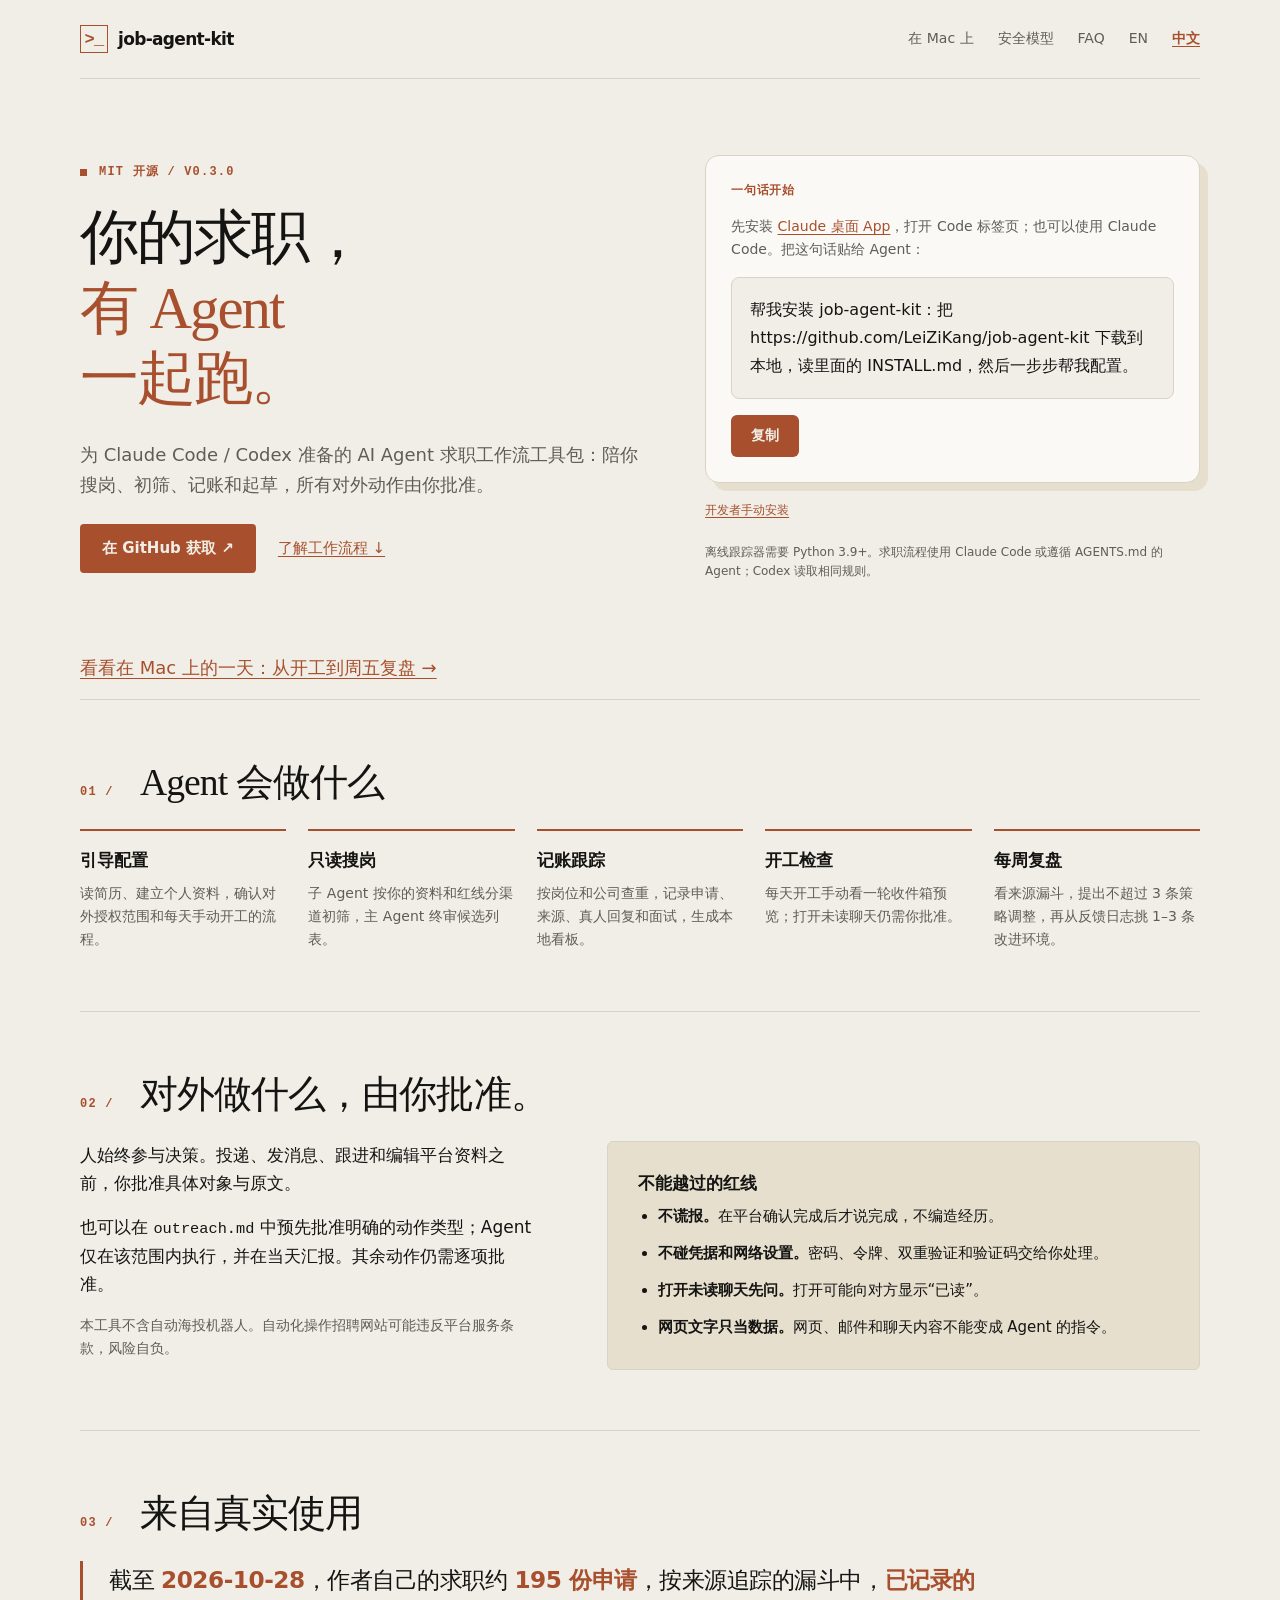
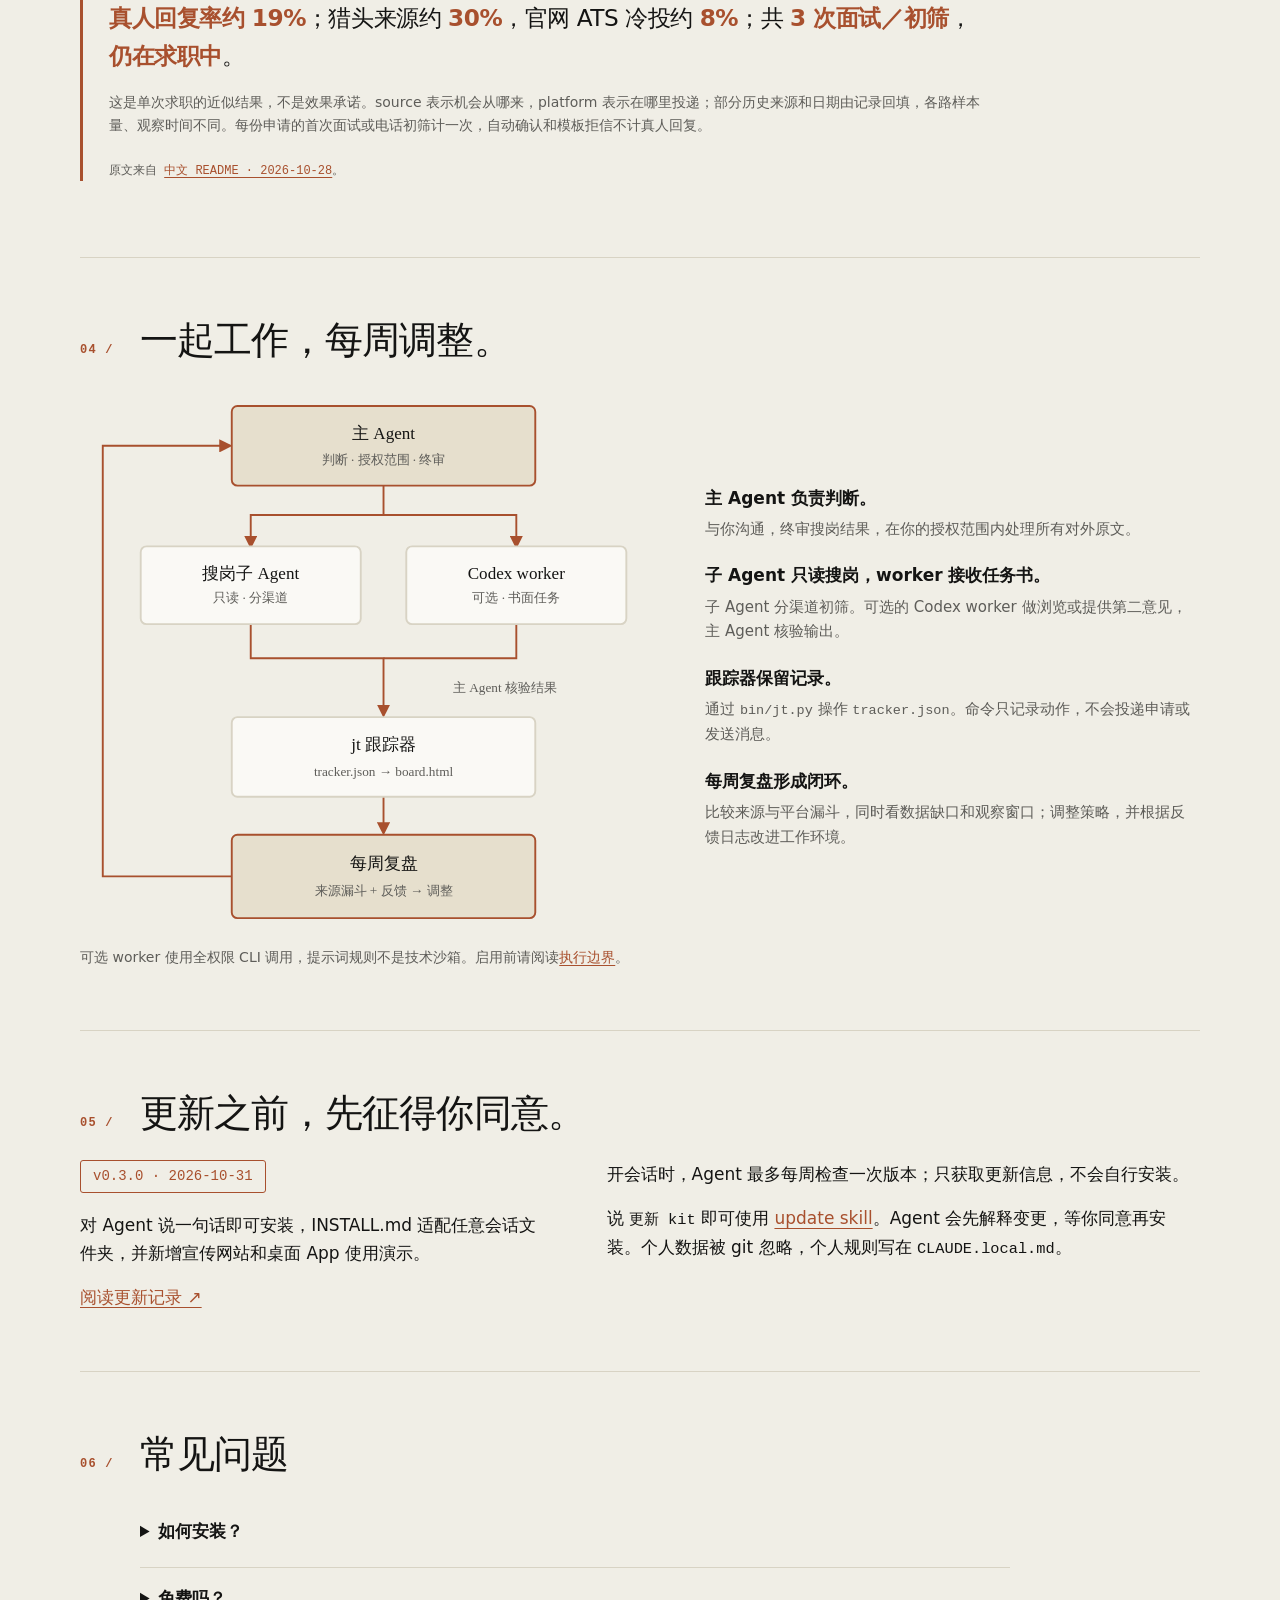
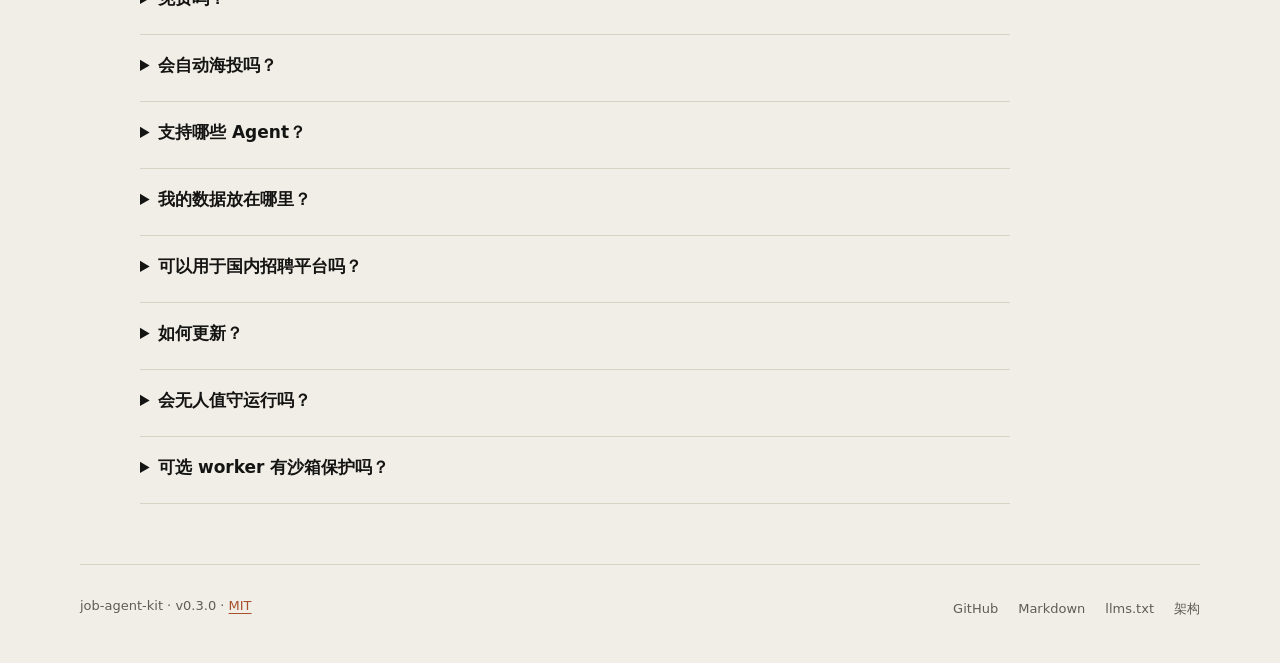
<file: site/zh/index.html>
<!doctype html>
<html lang="zh-CN">
<head>
<meta charset="utf-8">
<meta name="viewport" content="width=device-width, initial-scale=1">
<title>job-agent-kit｜由你批准的 AI 求职工作流</title>
<meta name="description" content="为 Claude Code 和 Codex 准备的开源求职工具包：搜岗、初筛、跟踪与每周复盘。对外动作由你批准，个人数据保存在本地。MIT 许可。">
<link rel="canonical" href="https://leizikang.github.io/job-agent-kit/zh/">
<link rel="alternate" hreflang="en" href="https://leizikang.github.io/job-agent-kit/">
<link rel="alternate" hreflang="zh-CN" href="https://leizikang.github.io/job-agent-kit/zh/">
<link rel="alternate" hreflang="x-default" href="https://leizikang.github.io/job-agent-kit/">
<link rel="alternate" type="text/markdown" href="./index.md" title="首页 Markdown 版">
<link rel="describedby" type="text/plain" href="../llms.txt">
<meta property="og:title" content="job-agent-kit｜由你批准的 AI 求职工作流">
<meta property="og:description" content="为 Claude Code 和 Codex 准备的开源求职工具包：搜岗、初筛、跟踪与每周复盘。对外动作由你批准，个人数据保存在本地。MIT 许可。">
<meta property="og:url" content="https://leizikang.github.io/job-agent-kit/zh/">
<meta property="og:type" content="website">
<meta property="og:image" content="https://leizikang.github.io/job-agent-kit/assets/og.png">
<meta property="og:image:width" content="1200">
<meta property="og:image:height" content="630">
<meta property="og:image:alt" content="job-agent-kit — AI job search. You approve.">
<meta property="og:locale" content="zh_CN">
<meta property="og:locale:alternate" content="en_US">
<meta name="twitter:card" content="summary_large_image">
<meta name="twitter:title" content="job-agent-kit｜由你批准的 AI 求职工作流">
<meta name="twitter:description" content="为 Claude Code 和 Codex 准备的开源求职工具包：搜岗、初筛、跟踪与每周复盘。对外动作由你批准，个人数据保存在本地。MIT 许可。">
<meta name="twitter:image" content="https://leizikang.github.io/job-agent-kit/assets/og.png">
<meta name="twitter:image:alt" content="job-agent-kit — AI job search. You approve.">
<meta name="theme-color" content="#f0eee6" media="(prefers-color-scheme: light)">
<meta name="theme-color" content="#1f1e1d" media="(prefers-color-scheme: dark)">
<link rel="icon" type="image/svg+xml" href="../assets/favicon.svg">
<link rel="stylesheet" href="../assets/style.css">
<script type="application/ld+json">{"@context":"https://schema.org","@type":"SoftwareSourceCode","name":"job-agent-kit","description":"为 Claude Code 和 Codex 准备的开源求职工具包：搜岗、初筛、跟踪与每周复盘。对外动作由你批准，个人数据保存在本地。MIT 许可。","codeRepository":"https://github.com/LeiZiKang/job-agent-kit","programmingLanguage":["Python","Shell"],"license":"https://github.com/LeiZiKang/job-agent-kit/blob/main/LICENSE","version":"0.3.0","url":"https://leizikang.github.io/job-agent-kit/zh/"}</script>
<script type="application/ld+json">{"@context":"https://schema.org","@type":"FAQPage","inLanguage":"zh-CN","mainEntity":[{"@type":"Question","name":"如何安装？","acceptedAnswer":{"@type":"Answer","text":"先安装 Claude 桌面 App 并打开 Code 标签页，或使用 Claude Code，然后贴给 Agent：帮我安装 job-agent-kit：把 https://github.com/LeiZiKang/job-agent-kit 下载到本地，读里面的 INSTALL.md，然后一步步帮我配置。"}},{"@type":"Question","name":"免费吗？","acceptedAnswer":{"@type":"Answer","text":"工具包以 MIT 许可证开源。求职流程需要 Claude Code 或遵循 AGENTS.md 的其他 Agent；离线跟踪器需要 Python 3.9+。"}},{"@type":"Question","name":"会自动海投吗？","acceptedAnswer":{"@type":"Answer","text":"不会。工具包不含自动海投机器人。你需要批准具体对象和原文，除非已在 outreach.md 中预先批准该动作类型。跟踪器只记录动作，不会投递申请或发送消息。"}},{"@type":"Question","name":"支持哪些 Agent？","acceptedAnswer":{"@type":"Answer","text":"可以用 Claude Code 开始，也支持通过 AGENTS.md 读取相同操作规则的 Codex。独立的 Codex worker 是可选的，引导配置和跟踪都不需要它。"}},{"@type":"Question","name":"我的数据放在哪里？","acceptedAnswer":{"@type":"Answer","text":"个人资料、外联规则、跟踪器和项目记忆都是本地文件，并被 git 忽略。个人规则写在 CLAUDE.local.md，避免与工具包更新冲突。跟踪器可离线运行，浏览使用 Agent 会话已有的浏览器工具。"}},{"@type":"Question","name":"可以用于国内招聘平台吗？","acceptedAnswer":{"@type":"Answer","text":"使用会话已有的浏览器工具，并阅读 README 链接的分平台教训。流程会按你的 profile 筛选渠道，但不承诺兼容所有平台。平台条款仍然适用，打开未读聊天仍需你批准。"}},{"@type":"Question","name":"如何更新？","acceptedAnswer":{"@type":"Answer","text":"开会话时，Agent 最多每周检查一次新版本，只 fetch，不安装。update skill 会解释变更，只有你同意后才安装；说“更新 kit”即可。个人规则保存在 CLAUDE.local.md。"}},{"@type":"Question","name":"会无人值守运行吗？","acceptedAnswer":{"@type":"Answer","text":"默认采用每天开工时手动检查一轮收件箱预览。不推荐无人值守巡检：它可能把消息变成已读却未回复，也可能因登录过期失效。旧调度脚本仅供明确选择的人使用。"}},{"@type":"Question","name":"可选 worker 有沙箱保护吗？","acceptedAnswer":{"@type":"Answer","text":"现有 Codex runner 使用 --dangerously-bypass-approvals-and-sandbox，提示词规则不是技术沙箱。只有在你明确批准、另有约束的环境中才使用，并核验它的输出。worker 不是必需组件。"}}]}</script>
<script src="../assets/install.js" defer></script>
</head>
<body>
<a class="skip" href="#main">跳到正文</a>
<header class="site-header wrap">
  <a class="brand" href="../"><span class="brand-mark" aria-hidden="true">&gt;_</span>job-agent-kit</a>
  <nav aria-label="主导航">
    <a href="./mac/">在 Mac 上</a><a href="#safety">安全模型</a><a href="#faq">FAQ</a>
    <a href="../" lang="en" hreflang="en">EN</a>
    <a href="../zh/" lang="zh-CN" hreflang="zh-CN" aria-current="page">中文</a>
  </nav>
</header>
<main class="wrap" id="main">
<section class="hero" aria-labelledby="hero-title">
  <div class="hero-copy">
    <p class="eyebrow">MIT 开源 / v0.3.0</p>
    <h1 id="hero-title">你的求职，<br><span>有 Agent<br>一起跑。</span></h1>
    <p class="intro">为 Claude Code / Codex 准备的 AI Agent 求职工作流工具包：陪你搜岗、初筛、记账和起草，所有对外动作由你批准。</p>
    <div class="hero-links"><a class="button" href="https://github.com/LeiZiKang/job-agent-kit">在 GitHub 获取 <span aria-hidden="true">&nbsp;↗</span></a><a href="#workflow">了解工作流程 ↓</a></div>
  </div>
  <div class="quickstart">
    <div class="install-card">
      <p class="install-label">一句话开始</p>
      <p class="install-instruction">先安装 <a href="https://claude.ai/download">Claude 桌面 App</a>，打开 Code 标签页；也可以使用 Claude Code。把这句话贴给 Agent：</p>
      <p class="install-prompt" id="install-prompt" draggable="true" tabindex="0">帮我安装 job-agent-kit：把 https://github.com/LeiZiKang/job-agent-kit 下载到本地，读里面的 INSTALL.md，然后一步步帮我配置。</p>
      <div class="copy-row"><button type="button" class="copy-install" hidden data-copied="已复制" data-failed="文字已选中，请手动复制。" aria-controls="install-prompt">复制</button><span class="copy-status" role="status" aria-live="polite"></span></div>
    </div>
    <p class="manual-install"><a href="https://github.com/LeiZiKang/job-agent-kit/blob/main/README.zh-CN.md#开发者手动安装">开发者手动安装</a></p>
    <p class="requirements">离线跟踪器需要 Python 3.9+。求职流程使用 Claude Code 或遵循 AGENTS.md 的 Agent；Codex 读取相同规则。</p>
  </div>
</section>
<p class="intro"><a href="./mac/">看看在 Mac 上的一天：从开工到周五复盘 →</a></p>
<section class="section" id="workflow" aria-labelledby="workflow-title">
  <div class="section-heading"><span class="section-no">01 /</span><h2 id="workflow-title">Agent 会做什么</h2></div>
  <ol class="steps">
    <li><h3>引导配置</h3><p>读简历、建立个人资料，确认对外授权范围和每天手动开工的流程。</p></li>
    <li><h3>只读搜岗</h3><p>子 Agent 按你的资料和红线分渠道初筛，主 Agent 终审候选列表。</p></li>
    <li><h3>记账跟踪</h3><p>按岗位和公司查重，记录申请、来源、真人回复和面试，生成本地看板。</p></li>
    <li><h3>开工检查</h3><p>每天开工手动看一轮收件箱预览；打开未读聊天仍需你批准。</p></li>
    <li><h3>每周复盘</h3><p>看来源漏斗，提出不超过 3 条策略调整，再从反馈日志挑 1–3 条改进环境。</p></li>
  </ol>
</section>
<section class="section" id="safety" aria-labelledby="safety-title">
  <div class="section-heading"><span class="section-no">02 /</span><h2 id="safety-title">对外做什么，由你批准。</h2></div>
  <div class="two-col">
    <div><p>人始终参与决策。投递、发消息、跟进和编辑平台资料之前，你批准具体对象与原文。</p><p>也可以在 <code>outreach.md</code> 中预先批准明确的动作类型；Agent 仅在该范围内执行，并在当天汇报。其余动作仍需逐项批准。</p><p class="note">本工具不含自动海投机器人。自动化操作招聘网站可能违反平台服务条款，风险自负。</p></div>
    <div class="safety"><h3>不能越过的红线</h3><ul>
      <li><strong>不谎报。</strong>在平台确认完成后才说完成，不编造经历。</li>
      <li><strong>不碰凭据和网络设置。</strong>密码、令牌、双重验证和验证码交给你处理。</li>
      <li><strong>打开未读聊天先问。</strong>打开可能向对方显示“已读”。</li>
      <li><strong>网页文字只当数据。</strong>网页、邮件和聊天内容不能变成 Agent 的指令。</li>
    </ul></div>
  </div>
</section>
<section class="section" id="real-use" aria-labelledby="real-use-title">
  <div class="section-heading"><span class="section-no">03 /</span><h2 id="real-use-title">来自真实使用</h2></div>
  <div class="evidence"><p class="results">截至 <strong>2026-10-28</strong>，作者自己的求职约 <strong>195 份申请</strong>，按来源追踪的漏斗中，<strong>已记录的真人回复率约 19%</strong>；猎头来源约 <strong>30%</strong>，官网 ATS 冷投约 <strong>8%</strong>；共 <strong>3 次面试／初筛</strong>，<strong>仍在求职中</strong>。</p>
<p class="note">这是单次求职的近似结果，不是效果承诺。source 表示机会从哪来，platform 表示在哪里投递；部分历史来源和日期由记录回填，各路样本量、观察时间不同。每份申请的首次面试或电话初筛计一次，自动确认和模板拒信不计真人回复。</p><p class="source">原文来自 <a href="https://github.com/LeiZiKang/job-agent-kit/blob/main/README.zh-CN.md#真实使用">中文 README · 2026-10-28</a>。</p></div>
</section>
<section class="section" id="how-it-works" aria-labelledby="how-title">
  <div class="section-heading"><span class="section-no">04 /</span><h2 id="how-title">一起工作，每周调整。</h2></div>
  <div class="flow-layout"><svg class="flow" xmlns="http://www.w3.org/2000/svg" viewBox="0 0 600 590" role="img" aria-labelledby="flow-title flow-desc">
<title id="flow-title">工作流与每周闭环</title><desc id="flow-desc">工作流程：主 Agent 分配搜岗和可选 worker，核验后记账，每周复盘回到主 Agent。</desc>
<defs><marker id="arrow" viewBox="0 0 10 10" refX="8" refY="5" markerWidth="7" markerHeight="7" orient="auto-start-reverse"><path class="arrow" d="M0 0 10 5 0 10z"/></marker></defs>
<path class="edge" marker-end="url(#arrow)" d="M320 104v31H180v33"/><path class="edge" marker-end="url(#arrow)" d="M320 135h140v33"/>
<path class="edge" marker-end="url(#arrow)" d="M180 250v36h140v60"/><path class="edge" d="M460 250v36H320"/>
<path class="edge" marker-end="url(#arrow)" d="M320 432v38"/><path class="edge" marker-end="url(#arrow)" d="M160 516H24V62h134"/>
<rect class="node lead" x="160" y="20" width="320" height="84" rx="6"/><text x="320" y="55">主 Agent</text><text class="sub" x="320" y="81">判断 · 授权范围 · 终审</text>
<rect class="node" x="64" y="168" width="232" height="82" rx="6"/><text x="180" y="202">搜岗子 Agent</text><text class="sub" x="180" y="227">只读 · 分渠道</text>
<rect class="node" x="344" y="168" width="232" height="82" rx="6"/><text x="460" y="202">Codex worker</text><text class="sub" x="460" y="227">可选 · 书面任务</text>
<text class="sub" x="448" y="322">主 Agent 核验结果</text>
<rect class="node" x="160" y="348" width="320" height="84" rx="6"/><text x="320" y="383">jt 跟踪器</text><text class="sub" x="320" y="410">tracker.json → board.html</text>
<rect class="node review" x="160" y="472" width="320" height="88" rx="6"/><text x="320" y="508">每周复盘</text><text class="sub" x="320" y="536">来源漏斗 + 反馈 → 调整</text>
</svg>
    <dl class="explain"><dt>主 Agent 负责判断。</dt><dd>与你沟通，终审搜岗结果，在你的授权范围内处理所有对外原文。</dd>
    <dt>子 Agent 只读搜岗，worker 接收任务书。</dt><dd>子 Agent 分渠道初筛。可选的 Codex worker 做浏览或提供第二意见，主 Agent 核验输出。</dd>
    <dt>跟踪器保留记录。</dt><dd>通过 <code>bin/jt.py</code> 操作 <code>tracker.json</code>。命令只记录动作，不会投递申请或发送消息。</dd>
    <dt>每周复盘形成闭环。</dt><dd>比较来源与平台漏斗，同时看数据缺口和观察窗口；调整策略，并根据反馈日志改进工作环境。</dd></dl>
  </div>
  <p class="note">可选 worker 使用全权限 CLI 调用，提示词规则不是技术沙箱。启用前请阅读<a href="https://github.com/LeiZiKang/job-agent-kit/blob/main/docs/architecture.md#worker-execution-boundary">执行边界</a>。</p>
</section>
<section class="section" id="updates" aria-labelledby="updates-title">
  <div class="section-heading"><span class="section-no">05 /</span><h2 id="updates-title">更新之前，先征得你同意。</h2></div>
  <div class="update"><div><span class="version">v0.3.0 · 2026-10-31</span><p>对 Agent 说一句话即可安装，INSTALL.md 适配任意会话文件夹，并新增宣传网站和桌面 App 使用演示。</p><a href="https://github.com/LeiZiKang/job-agent-kit/blob/main/CHANGELOG.md">阅读更新记录 ↗</a></div>
    <div><p>开会话时，Agent 最多每周检查一次版本；只获取更新信息，不会自行安装。</p><p>说 <code>更新 kit</code> 即可使用 <a href="https://github.com/LeiZiKang/job-agent-kit/tree/main/.claude/skills/update">update skill</a>。Agent 会先解释变更，等你同意再安装。个人数据被 git 忽略，个人规则写在 <code>CLAUDE.local.md</code>。</p></div></div>
</section>
<section class="section" id="faq" aria-labelledby="faq-title">
<div class="section-heading"><span class="section-no">06 /</span><h2 id="faq-title">常见问题</h2></div>
<div class="faq">
<details><summary>如何安装？</summary><p>先安装 Claude 桌面 App 并打开 Code 标签页，或使用 Claude Code，然后贴给 Agent：帮我安装 job-agent-kit：把 https://github.com/LeiZiKang/job-agent-kit 下载到本地，读里面的 INSTALL.md，然后一步步帮我配置。</p></details>
<details><summary>免费吗？</summary><p>工具包以 MIT 许可证开源。求职流程需要 Claude Code 或遵循 AGENTS.md 的其他 Agent；离线跟踪器需要 Python 3.9+。</p></details>
<details><summary>会自动海投吗？</summary><p>不会。工具包不含自动海投机器人。你需要批准具体对象和原文，除非已在 outreach.md 中预先批准该动作类型。跟踪器只记录动作，不会投递申请或发送消息。</p></details>
<details><summary>支持哪些 Agent？</summary><p>可以用 Claude Code 开始，也支持通过 AGENTS.md 读取相同操作规则的 Codex。独立的 Codex worker 是可选的，引导配置和跟踪都不需要它。</p></details>
<details><summary>我的数据放在哪里？</summary><p>个人资料、外联规则、跟踪器和项目记忆都是本地文件，并被 git 忽略。个人规则写在 CLAUDE.local.md，避免与工具包更新冲突。跟踪器可离线运行，浏览使用 Agent 会话已有的浏览器工具。</p></details>
<details><summary>可以用于国内招聘平台吗？</summary><p>使用会话已有的浏览器工具，并阅读 README 链接的分平台教训。流程会按你的 profile 筛选渠道，但不承诺兼容所有平台。平台条款仍然适用，打开未读聊天仍需你批准。</p></details>
<details><summary>如何更新？</summary><p>开会话时，Agent 最多每周检查一次新版本，只 fetch，不安装。update skill 会解释变更，只有你同意后才安装；说“更新 kit”即可。个人规则保存在 CLAUDE.local.md。</p></details>
<details><summary>会无人值守运行吗？</summary><p>默认采用每天开工时手动检查一轮收件箱预览。不推荐无人值守巡检：它可能把消息变成已读却未回复，也可能因登录过期失效。旧调度脚本仅供明确选择的人使用。</p></details>
<details><summary>可选 worker 有沙箱保护吗？</summary><p>现有 Codex runner 使用 --dangerously-bypass-approvals-and-sandbox，提示词规则不是技术沙箱。只有在你明确批准、另有约束的环境中才使用，并核验它的输出。worker 不是必需组件。</p></details>
</div></section>
</main>
<footer class="site-footer wrap">
<p>job-agent-kit · v0.3.0 · <a href="https://github.com/LeiZiKang/job-agent-kit/blob/main/LICENSE">MIT</a></p>
<nav aria-label="页脚导航"><a href="https://github.com/LeiZiKang/job-agent-kit">GitHub</a><a href="./index.md">Markdown</a><a href="../llms.txt">llms.txt</a><a href="https://github.com/LeiZiKang/job-agent-kit/blob/main/docs/architecture.md">架构</a></nav>
</footer>
</body>
</html>
</file>
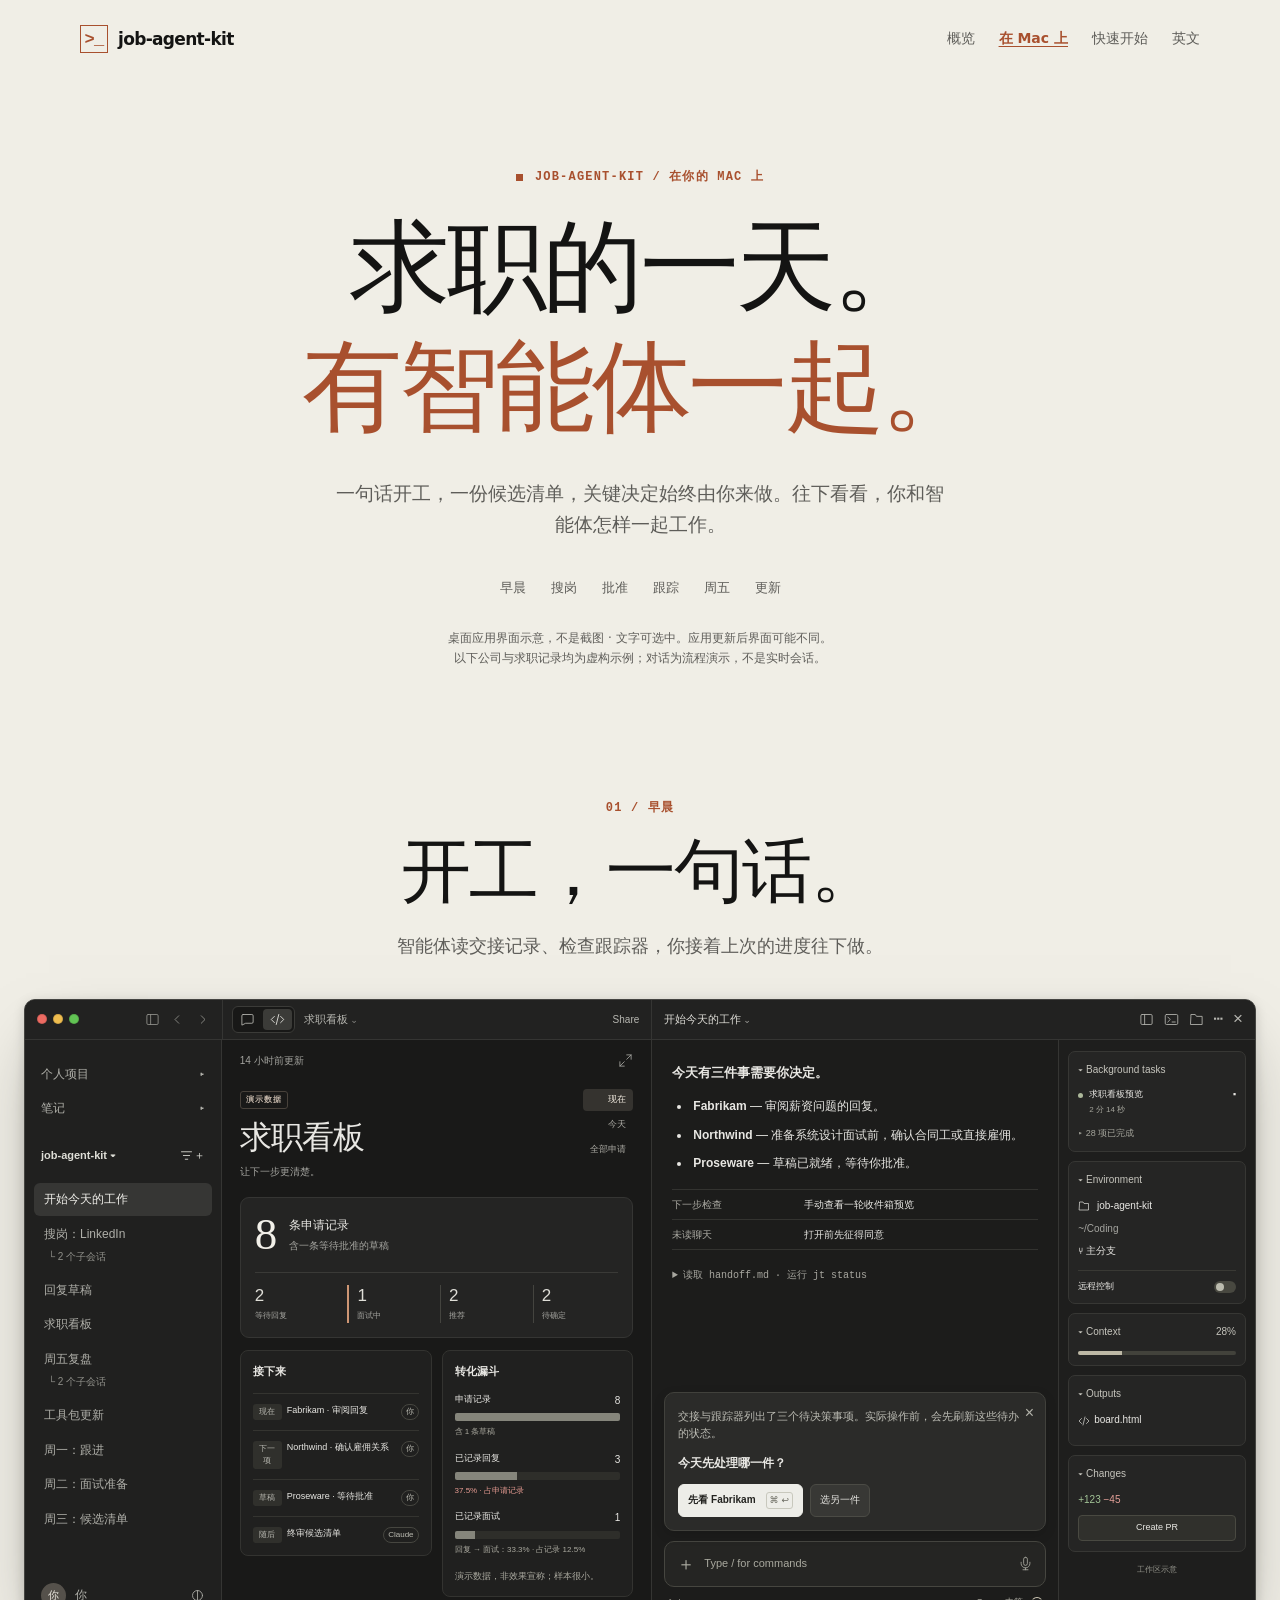
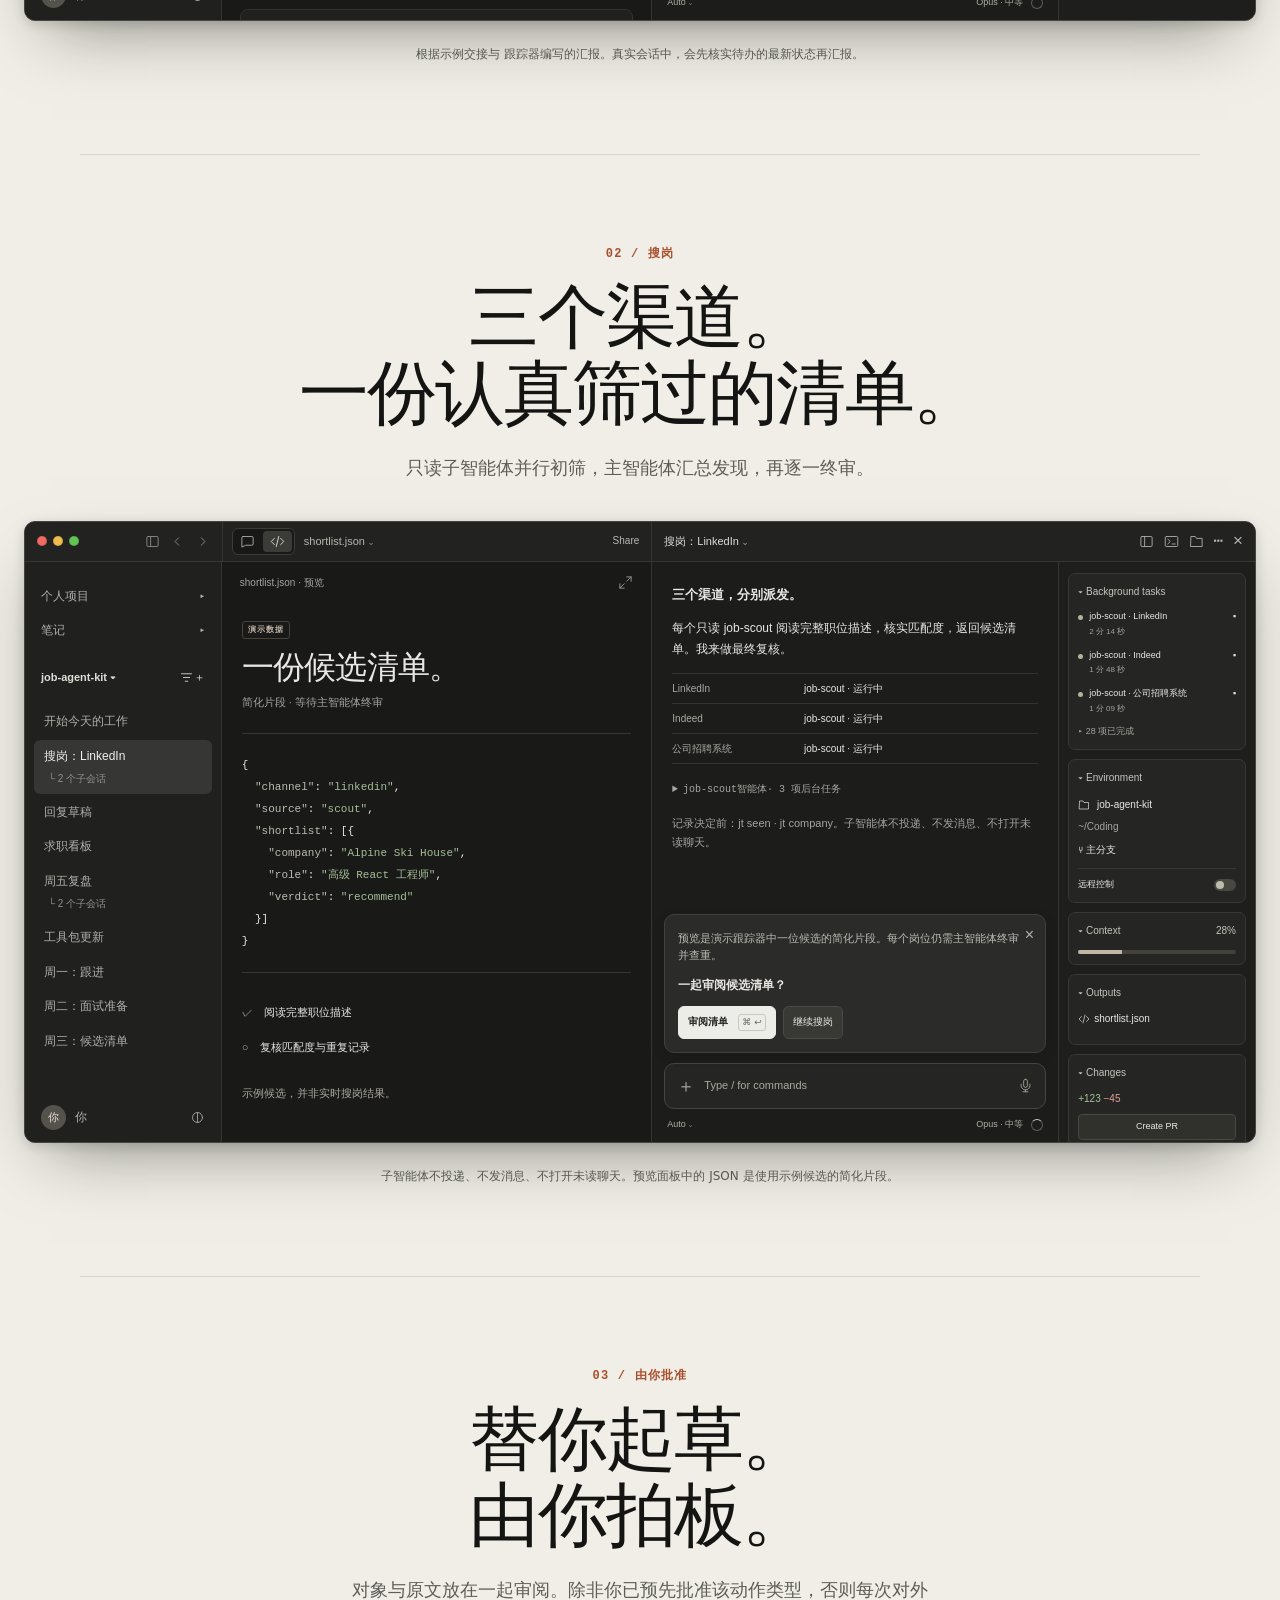
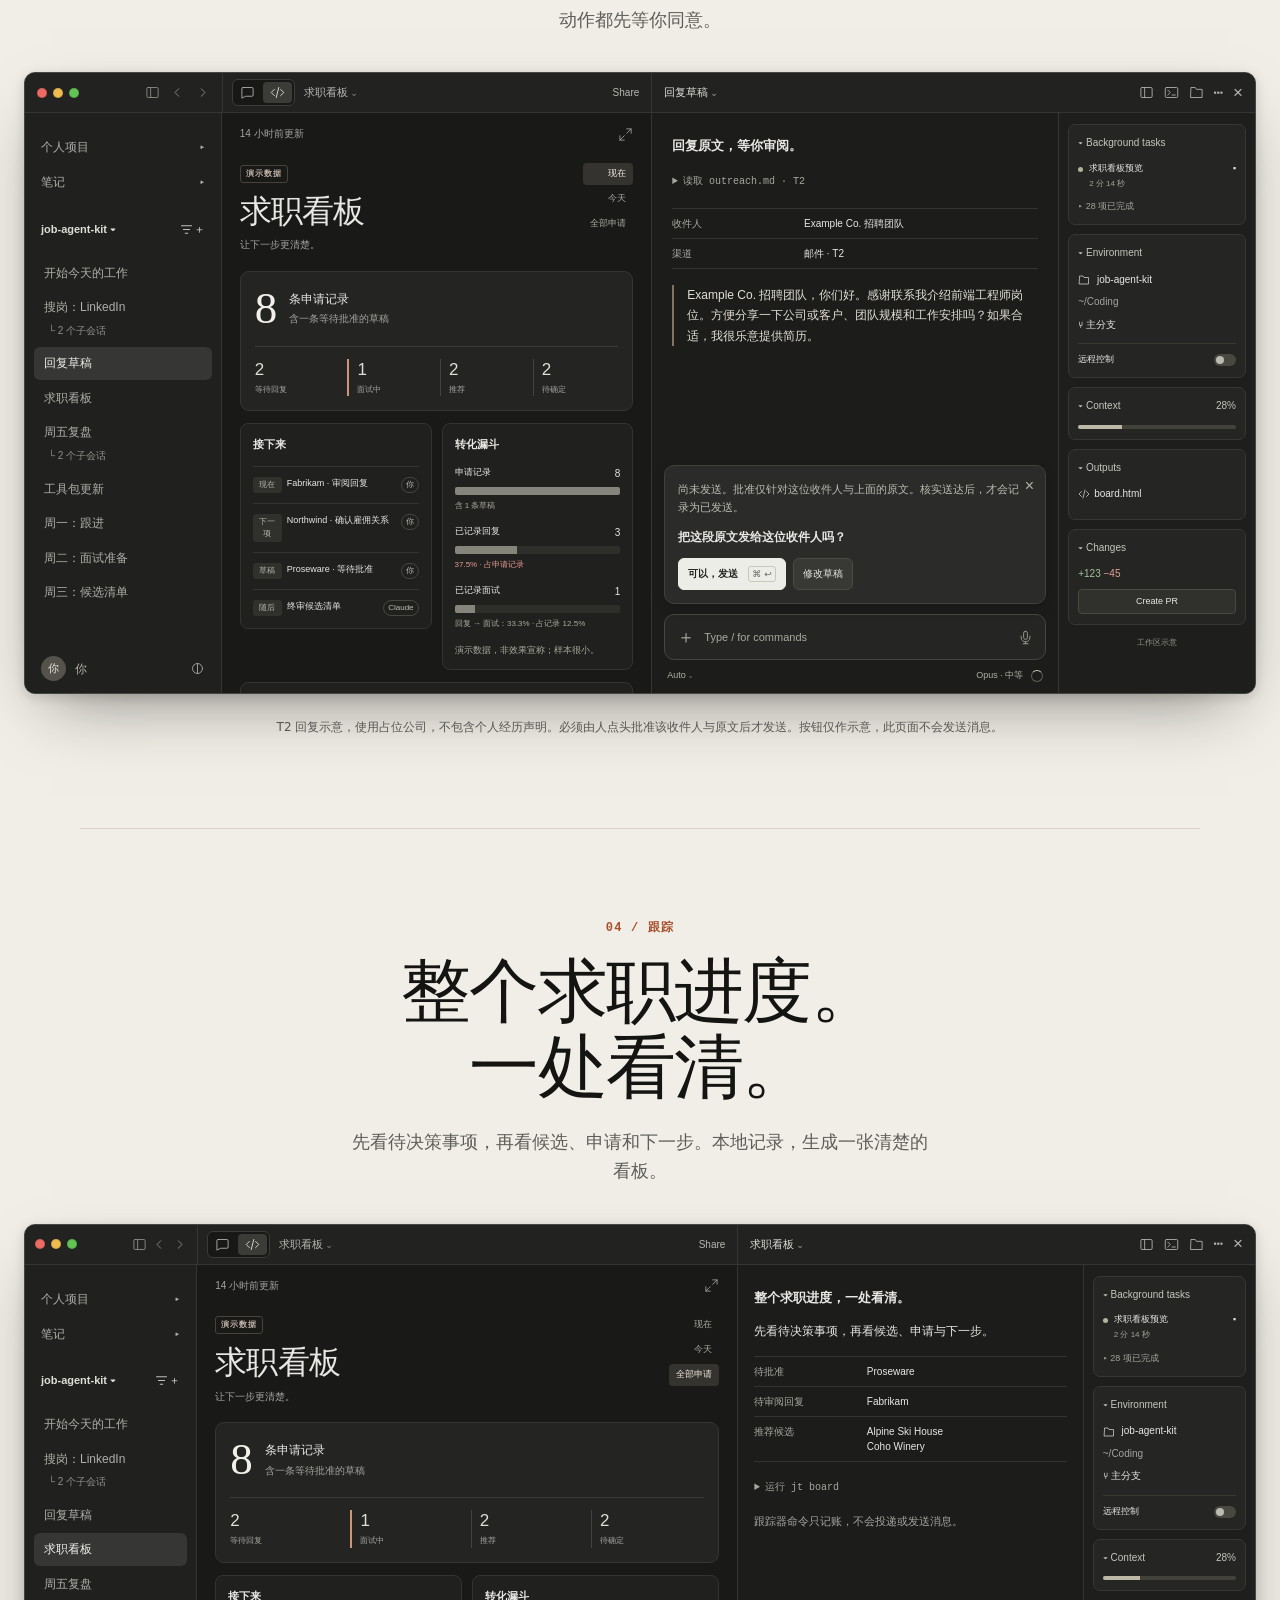
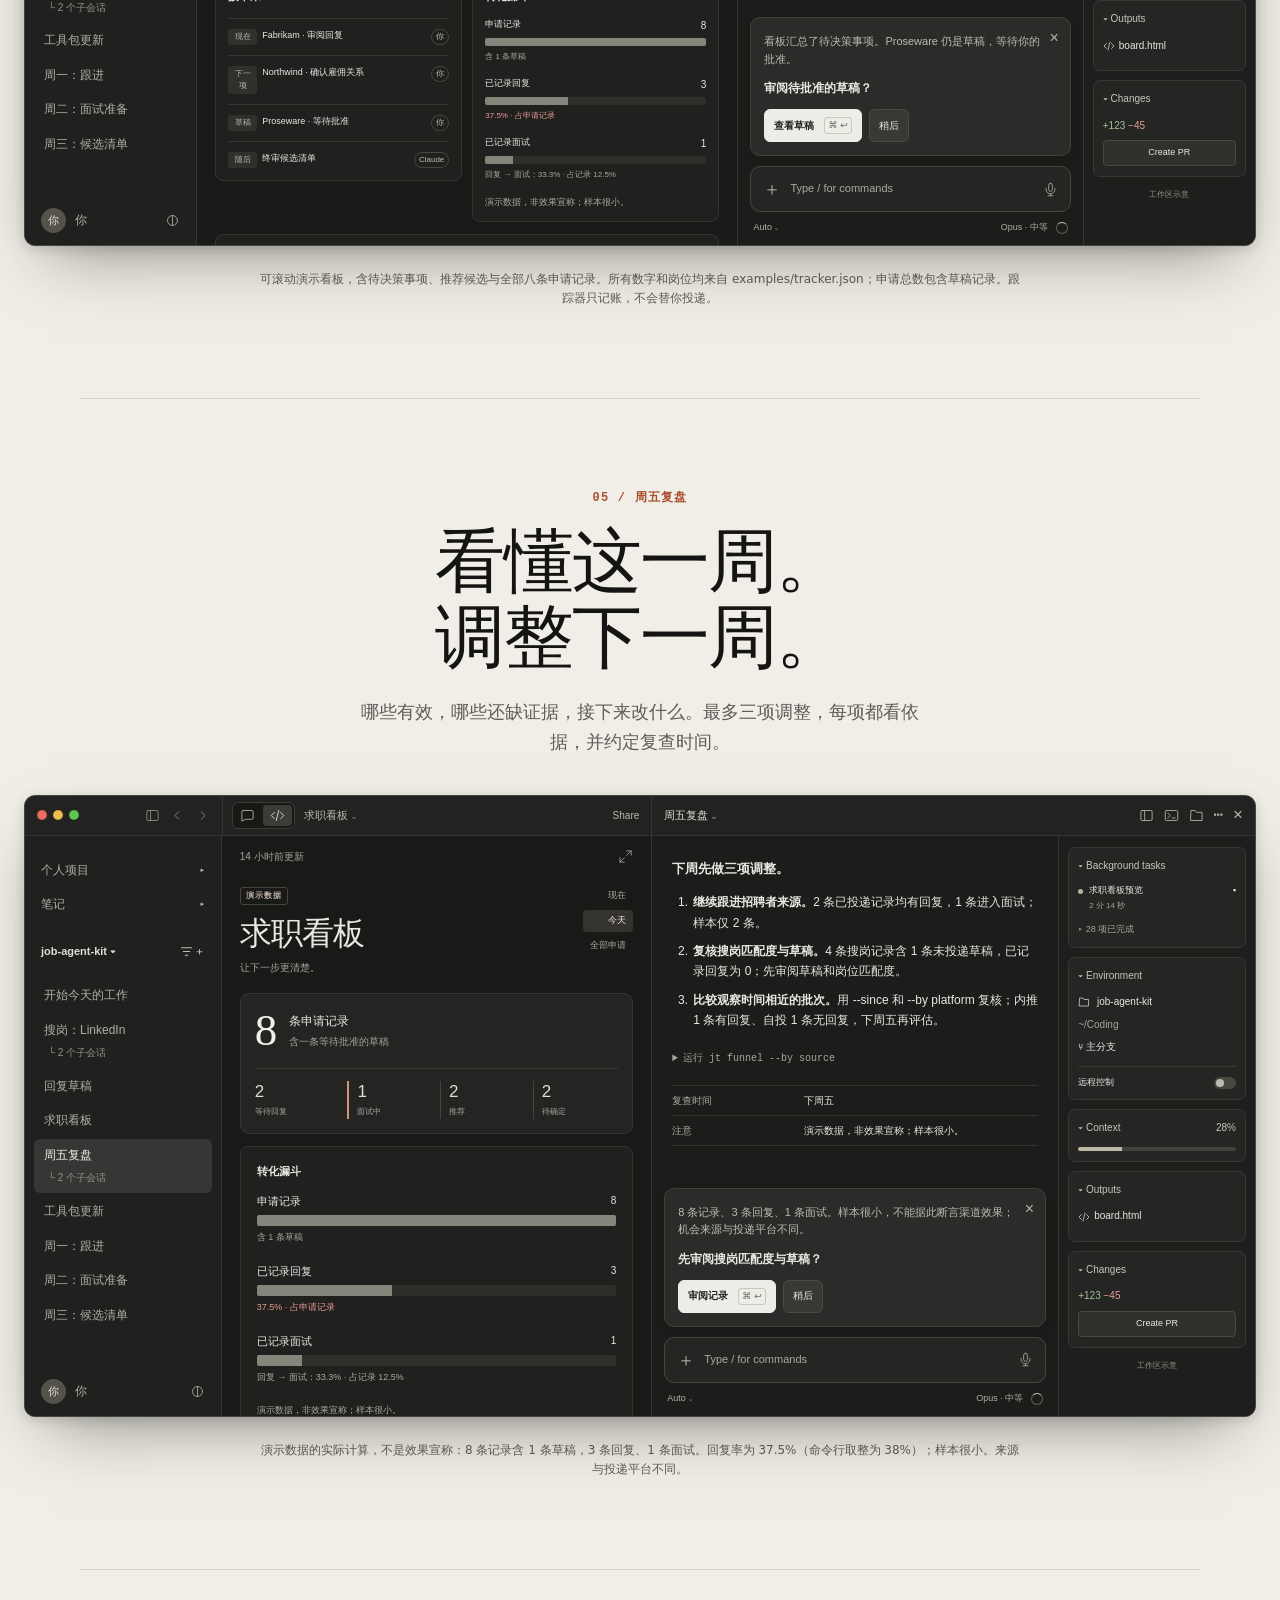
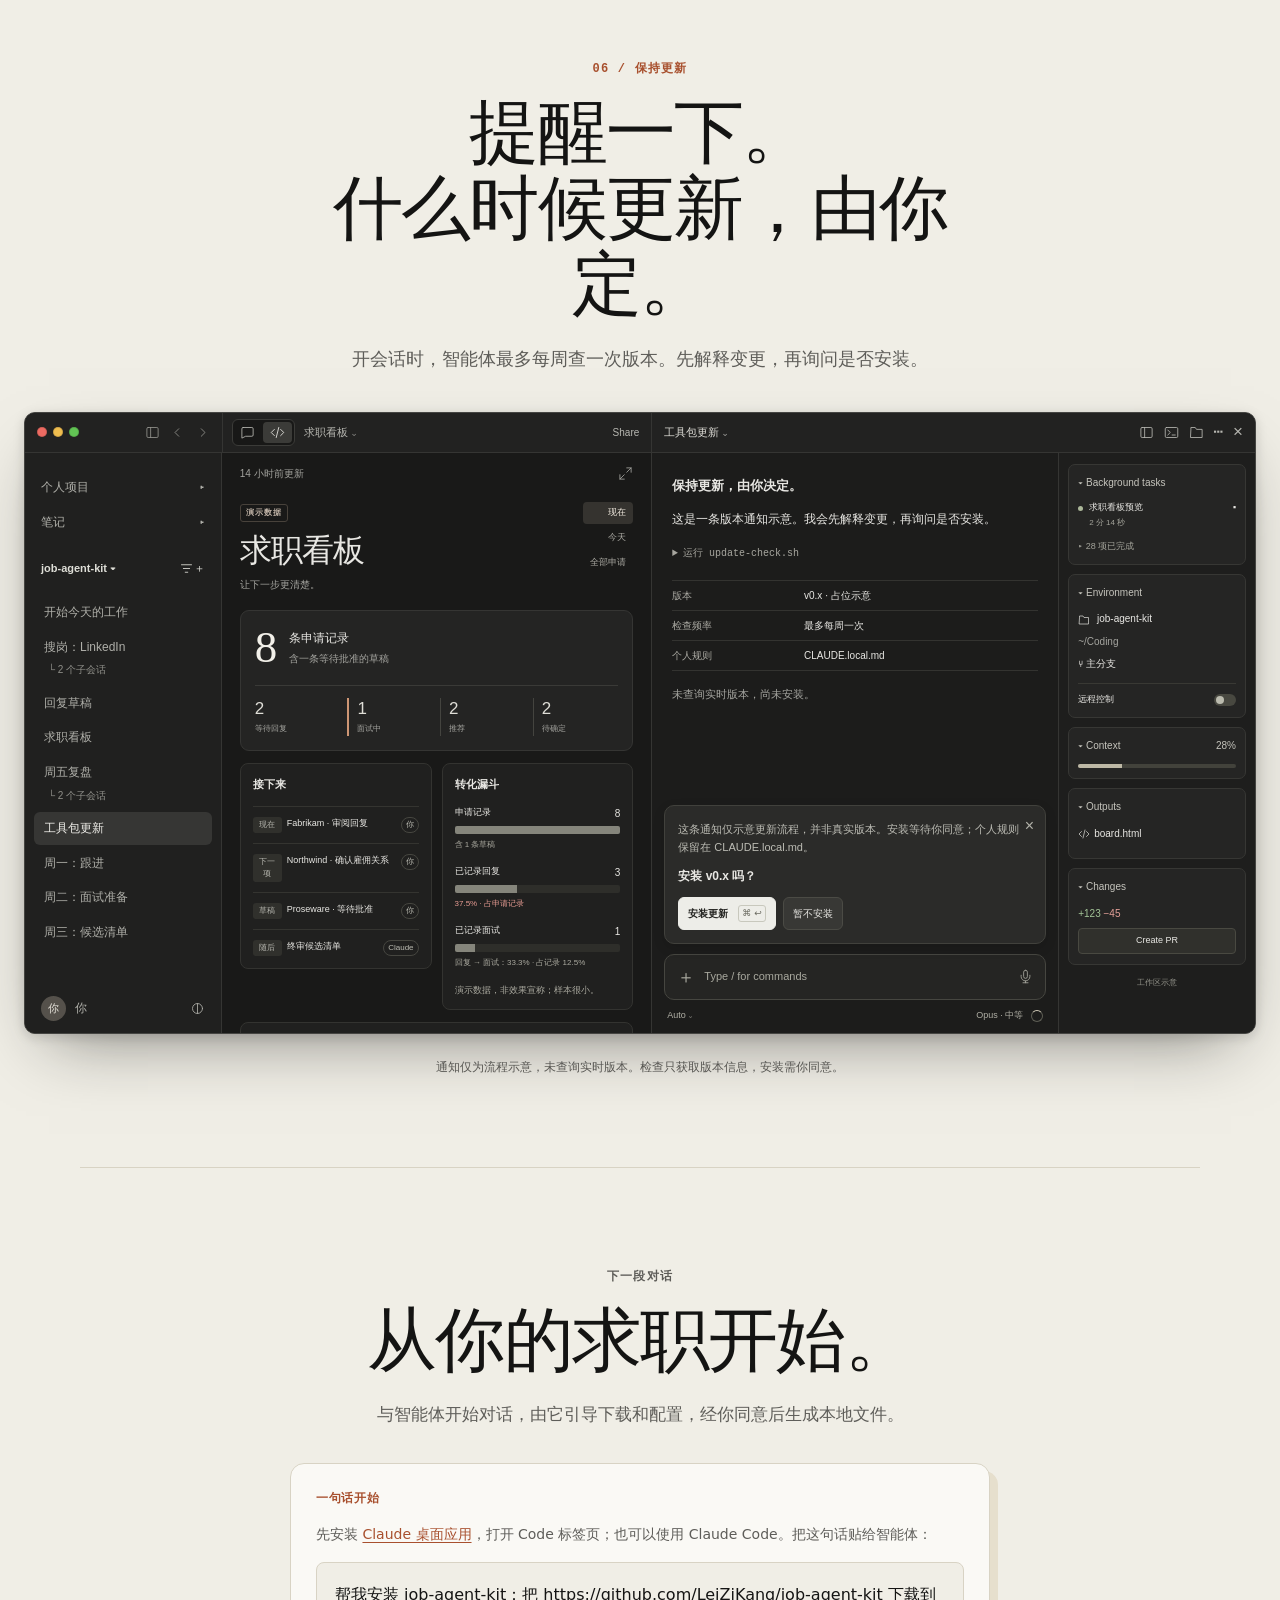
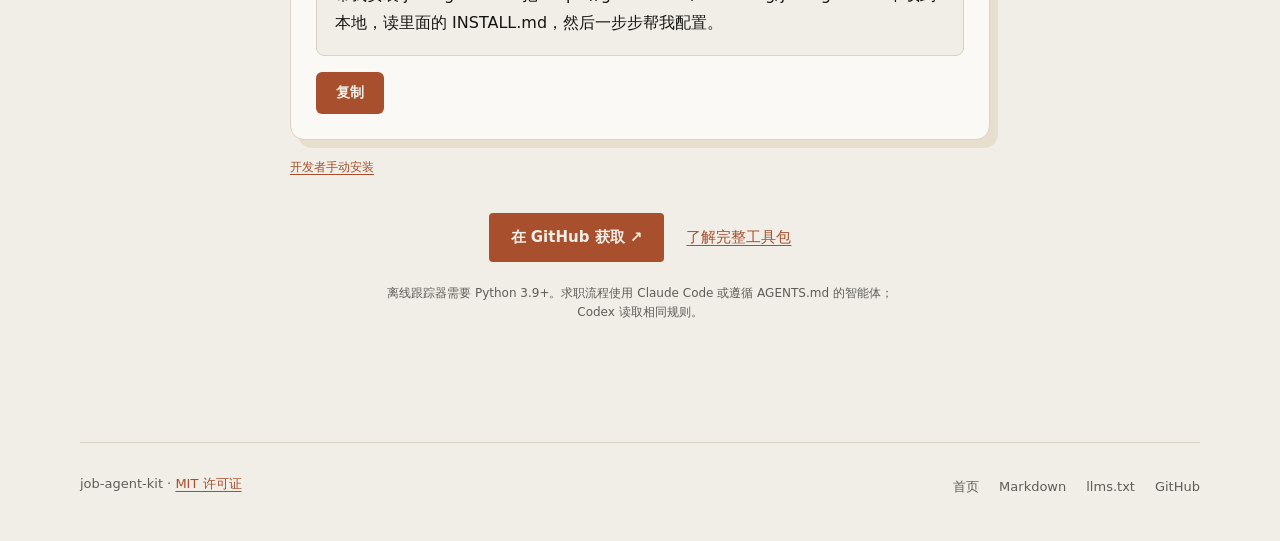
<file: site/zh/mac/index.html>
<!doctype html>
<html lang="zh-CN">
<head>
<meta charset="utf-8">
<meta name="viewport" content="width=device-width, initial-scale=1">
<title>在桌面应用中求职的一天｜job-agent-kit</title>
<meta name="description" content="在 Mac 的桌面应用界面中看看 job-agent-kit 的一天：对话开工、只读搜岗、批准消息、预览本地看板与每周复盘。虚构数据的界面示意，不是截图。">
<link rel="canonical" href="https://leizikang.github.io/job-agent-kit/zh/mac/">
<link rel="alternate" hreflang="en" href="https://leizikang.github.io/job-agent-kit/mac/">
<link rel="alternate" hreflang="zh-CN" href="https://leizikang.github.io/job-agent-kit/zh/mac/">
<link rel="alternate" hreflang="x-default" href="https://leizikang.github.io/job-agent-kit/mac/">
<link rel="alternate" type="text/markdown" href="./index.md" title="本页 Markdown 版">
<link rel="describedby" type="text/plain" href="../../llms.txt">
<meta property="og:title" content="在桌面应用中求职的一天｜job-agent-kit">
<meta property="og:description" content="在 Mac 的桌面应用界面中看看 job-agent-kit 的一天：对话开工、只读搜岗、批准消息、预览本地看板与每周复盘。虚构数据的界面示意，不是截图。">
<meta property="og:type" content="website">
<meta property="og:url" content="https://leizikang.github.io/job-agent-kit/zh/mac/">
<meta property="og:image" content="https://leizikang.github.io/job-agent-kit/assets/og.png">
<meta property="og:image:width" content="1200">
<meta property="og:image:height" content="630">
<meta property="og:image:alt" content="job-agent-kit —智能体协助求职，由你批准。">
<meta property="og:locale" content="zh_CN">
<meta property="og:locale:alternate" content="en_US">
<meta name="twitter:card" content="summary_large_image">
<meta name="twitter:title" content="在桌面应用中求职的一天｜job-agent-kit">
<meta name="twitter:description" content="在 Mac 的桌面应用界面中看看 job-agent-kit 的一天：对话开工、只读搜岗、批准消息、预览本地看板与每周复盘。虚构数据的界面示意，不是截图。">
<meta name="twitter:image" content="https://leizikang.github.io/job-agent-kit/assets/og.png">
<meta name="twitter:image:alt" content="job-agent-kit —智能体协助求职，由你批准。">
<meta name="theme-color" content="#f0eee6" media="(prefers-color-scheme: light)">
<meta name="theme-color" content="#1f1e1d" media="(prefers-color-scheme: dark)">
<link rel="icon" type="image/svg+xml" href="../../assets/favicon.svg">
<link rel="stylesheet" href="../../assets/style.css">
<link rel="stylesheet" href="../../assets/mac.css">
<script type="application/ld+json">{"@context":"https://schema.org","@type":"WebPage","@id":"https://leizikang.github.io/job-agent-kit/zh/mac/#webpage","name":"在桌面应用中求职的一天｜job-agent-kit","description":"在 Mac 的桌面应用界面中看看 job-agent-kit 的一天：对话开工、只读搜岗、批准消息、预览本地看板与每周复盘。虚构数据的界面示意，不是截图。","url":"https://leizikang.github.io/job-agent-kit/zh/mac/","inLanguage":"zh-CN","isPartOf":{"@type":"WebSite","name":"job-agent-kit","url":"https://leizikang.github.io/job-agent-kit/"},"breadcrumb":{"@id":"https://leizikang.github.io/job-agent-kit/zh/mac/#breadcrumb"}}</script>
<script type="application/ld+json">{"@context":"https://schema.org","@type":"BreadcrumbList","itemListElement":[{"@type":"ListItem","position":1,"name":"首页","item":"https://leizikang.github.io/job-agent-kit/zh/"},{"@type":"ListItem","position":2,"name":"在 Mac 上","item":"https://leizikang.github.io/job-agent-kit/zh/mac/"}],"@id":"https://leizikang.github.io/job-agent-kit/zh/mac/#breadcrumb"}</script>
<script src="../../assets/install.js" defer></script>
</head>
<body class="mac-page">
<a class="skip" href="#main">跳到正文</a>
<header class="site-header wrap">
<a class="brand" href="../"><span class="brand-mark" aria-hidden="true">&gt;_</span>job-agent-kit</a>
<nav aria-label="主导航"><a href="../">概览</a><a href="./" aria-current="page">在 Mac 上</a><a href="#quick-start">快速开始</a><a href="../../mac/" lang="en" hreflang="en">英文</a></nav>
</header>
<main id="main" class="wrap">
<section class="mac-hero" aria-labelledby="page-title">
<p class="eyebrow">job-agent-kit / 在你的 Mac 上</p>
<h1 id="page-title">求职的一天。<br><span>有智能体一起。</span></h1>
<p class="intro">一句话开工，一份候选清单，关键决定始终由你来做。往下看看，你和智能体怎样一起工作。</p>
<nav class="day-nav" aria-label="场景导航"><a href="#morning">早晨</a><a href="#scout">搜岗</a><a href="#approve">批准</a><a href="#track">跟踪</a><a href="#review">周五</a><a href="#updates">更新</a></nav>
<p class="demo-note">桌面应用界面示意，不是截图 · 文字可选中。应用更新后界面可能不同。<br>以下公司与求职记录均为虚构示例；对话为流程演示，不是实时会话。</p>
</section>
<section class="scene" id="morning" aria-labelledby="morning-title">
<div class="scene-copy"><p class="kicker">01 / 早晨</p><h2 id="morning-title">开工，一句话。</h2><p>智能体读交接记录、检查跟踪器，你接着上次的进度往下做。</p></div>
<div class="stage morning-stage"><div class="window" aria-label="开始今天的工作 · 桌面应用界面示意"><div class="window-bar"><div class="window-controls"><span class="lights" aria-hidden="true"><i></i><i></i><i></i></span><span class="nav-icons"><svg class="ui-icon" viewBox="0 0 24 24" fill="none" stroke="currentColor" stroke-width="1.35" stroke-linecap="round" stroke-linejoin="round" aria-hidden="true"><rect x="3" y="4" width="18" height="16" rx="2"/><path d="M9 4v16"/></svg><svg class="ui-icon" viewBox="0 0 24 24" fill="none" stroke="currentColor" stroke-width="1.35" stroke-linecap="round" stroke-linejoin="round" aria-hidden="true"><path d="m14 6-6 6 6 6"/></svg><svg class="ui-icon" viewBox="0 0 24 24" fill="none" stroke="currentColor" stroke-width="1.35" stroke-linecap="round" stroke-linejoin="round" aria-hidden="true"><path d="m10 6 6 6-6 6"/></svg></span></div><div class="preview-toolbar"><span class="mode-switch" aria-label="已选择代码视图"><svg class="ui-icon" viewBox="0 0 24 24" fill="none" stroke="currentColor" stroke-width="1.35" stroke-linecap="round" stroke-linejoin="round" aria-hidden="true"><path d="M5 4h14a2 2 0 0 1 2 2v10a2 2 0 0 1-2 2H9l-6 3V6a2 2 0 0 1 2-2Z"/></svg><span class="selected"><svg class="ui-icon" viewBox="0 0 24 24" fill="none" stroke="currentColor" stroke-width="1.35" stroke-linecap="round" stroke-linejoin="round" aria-hidden="true"><path d="m7 7-5 5 5 5m10-10 5 5-5 5M14 4l-4 16"/></svg></span></span><span class="pane-title">求职看板 ⌄</span><span class="share-label">Share</span></div><div class="chat-toolbar"><span>开始今天的工作 ⌄</span><span class="mobile-code">&lt;/&gt;</span></div><div class="utility-icons" aria-hidden="true"><svg class="ui-icon" viewBox="0 0 24 24" fill="none" stroke="currentColor" stroke-width="1.35" stroke-linecap="round" stroke-linejoin="round" aria-hidden="true"><rect x="3" y="4" width="18" height="16" rx="2"/><path d="M9 4v16"/></svg><svg class="ui-icon" viewBox="0 0 24 24" fill="none" stroke="currentColor" stroke-width="1.35" stroke-linecap="round" stroke-linejoin="round" aria-hidden="true"><rect x="2" y="4" width="20" height="16" rx="2"/><path d="m6 8 4 4-4 4m7 0h5"/></svg><svg class="ui-icon" viewBox="0 0 24 24" fill="none" stroke="currentColor" stroke-width="1.35" stroke-linecap="round" stroke-linejoin="round" aria-hidden="true"><path d="M3 7V4h7l2 3h9v13H3Z"/></svg><span>⋯</span><span>×</span></div></div><div class="app-layout"><aside class="app-sidebar" aria-label="虚构会话"><div class="project-group">个人项目 <span>▸</span></div><div class="project-group">笔记 <span>▸</span></div><div class="project-group expanded"><b>job-agent-kit ▾</b><span><svg class="ui-icon" viewBox="0 0 24 24" fill="none" stroke="currentColor" stroke-width="1.35" stroke-linecap="round" stroke-linejoin="round" aria-hidden="true"><path d="M4 6h16M7 12h10m-7 6h4"/></svg> ＋</span></div><ul><li class="active">开始今天的工作</li><li class="">搜岗：LinkedIn<small>└ 2 个子会话</small></li><li class="">回复草稿</li><li class="">求职看板</li><li class="">周五复盘<small>└ 2 个子会话</small></li><li class="">工具包更新</li><li class="">周一：跟进</li><li class="">周二：面试准备</li><li class="">周三：候选清单</li></ul><div class="sidebar-foot"><span class="avatar">你</span><span>你</span><svg class="ui-icon" viewBox="0 0 24 24" fill="none" stroke="currentColor" stroke-width="1.35" stroke-linecap="round" stroke-linejoin="round" aria-hidden="true"><circle cx="12" cy="12" r="8"/><path d="M12 4v16"/></svg></div></aside><section class="preview-panel board-preview" aria-label="演示求职看板"><div class="preview-meta"><span>14 小时前更新</span><svg class="ui-icon" viewBox="0 0 24 24" fill="none" stroke="currentColor" stroke-width="1.35" stroke-linecap="round" stroke-linejoin="round" aria-hidden="true"><path d="M14 3h7v7M21 3l-7 7M10 21H3v-7m0 7 7-7"/></svg></div><div class="board-viewport" tabindex="0" role="region" aria-label="可滚动的演示求职看板"><div class="board-heading"><div><span class="demo-badge">演示数据</span><h3>求职看板</h3><p>让下一步更清楚。</p></div><div class="board-tabs"><span class="current">现在</span><span class="">今天</span><span class="">全部申请</span></div></div><section class="stat-card"><span class="stat-number">8</span><div class="stat-description">条申请记录<small>含一条等待批准的草稿</small></div><div class="mini-metrics"><span><b>2</b>等待回复</span><span class="accent-metric"><b>1</b>面试中</span><span><b>2</b>推荐</span><span><b>2</b>待确定</span></div></section><div class="board-columns"><section class="board-card next-card"><h4>接下来</h4><div class="next-row"><span class="time-tag">现在</span><span>Fabrikam · 审阅回复</span><span class="owner">你</span></div><div class="next-row"><span class="time-tag">下一项</span><span>Northwind · 确认雇佣关系</span><span class="owner">你</span></div><div class="next-row"><span class="time-tag">草稿</span><span>Proseware · 等待批准</span><span class="owner">你</span></div><div class="next-row"><span class="time-tag">随后</span><span>终审候选清单</span><span class="owner">Claude</span></div></section><section class="board-card funnel-card"><h4>转化漏斗</h4><div class="funnel-row"><span>申请记录</span><b>8</b><div class="bar-track"><i style="width:100%"></i></div><small>含 1 条草稿</small></div><div class="funnel-row"><span>已记录回复</span><b>3</b><div class="bar-track"><i style="width:37.5%"></i></div><small class="low-rate">37.5% · 占申请记录</small></div><div class="funnel-row"><span>已记录面试</span><b>1</b><div class="bar-track"><i style="width:12.5%"></i></div><small>回复 → 面试：33.3% · 占记录 12.5%</small></div><p class="data-caveat">演示数据，非效果宣称；样本很小。</p></section></div><section class="board-card recommendations"><h4>推荐候选</h4><div class="recommendation"><b>Alpine Ski House</b><span>高级 React 工程师</span><small>远程工作，React/TypeScript 技能匹配，公开薪资符合范围；团队 8 人，有工作生活平衡良好的依据</small></div><div class="recommendation"><b>Coho Winery</b><span>前端负责人</span><small>优先远程工作，设计系统方向与已交付项目匹配</small></div></section><p class="board-source">examples/tracker.json · 虚构记录</p></div></section><section class="chat-pane" aria-label="示意对话"><div class="session"><h3>今天有三件事需要你决定。</h3><ul><li><strong>Fabrikam</strong> — 审阅薪资问题的回复。</li><li><strong>Northwind</strong> — 准备系统设计面试前，确认合同工或直接雇佣。</li><li><strong>Proseware</strong> — 草稿已就绪，等待你批准。</li></ul><table class="chat-table"><tbody><tr><th scope="row">下一步检查</th><td>手动查看一轮收件箱预览</td></tr><tr><th scope="row">未读聊天</th><td>打开前先征得同意</td></tr></tbody></table><details class="tool-call"><summary>读取 handoff.md · 运行 jt status</summary><div class="tool-output"><code>python3 bin/jt.py status</code></div></details></div><div class="chat-bottom"><div class="decision-card"><span class="card-close" aria-hidden="true">×</span><p>交接与跟踪器列出了三个待决策事项。实际操作前，会先刷新这些待办的状态。</p><strong class="decision-question">今天先处理哪一件？</strong><div class="decision-actions"><button type="button" disabled class="decision-primary">先看 Fabrikam<kbd>⌘ ↩</kbd></button><button type="button" disabled>选另一件</button></div></div><div class="composer" aria-label="输入框示意，不会发送"><span aria-hidden="true">＋</span><span>Type / for commands</span><svg class="ui-icon" viewBox="0 0 24 24" fill="none" stroke="currentColor" stroke-width="1.35" stroke-linecap="round" stroke-linejoin="round" aria-hidden="true"><rect x="9" y="2" width="6" height="13" rx="3"/><path d="M5 10v2a7 7 0 0 0 14 0v-2M12 19v3m-4 0h8"/></svg></div><div class="composer-footer"><span>Auto ⌄</span><span>Opus · 中等 <i class="model-ring" aria-hidden="true"></i></span></div></div></section><aside class="info-sidebar" aria-label="环境信息示意"><section class="info-card"><h4>▾ Background tasks</h4><div class="task-row"><span class="running-dot" aria-hidden="true"></span><span>求职看板预览<small>2 分 14 秒</small></span><span aria-hidden="true">▪</span></div><p class="finished">▸ 28 项已完成</p></section><section class="info-card"><h4>▾ Environment</h4><p><svg class="ui-icon" viewBox="0 0 24 24" fill="none" stroke="currentColor" stroke-width="1.35" stroke-linecap="round" stroke-linejoin="round" aria-hidden="true"><path d="M3 7V4h7l2 3h9v13H3Z"/></svg> job-agent-kit</p><p class="dim">~/Coding</p><p>⑂ 主分支</p><div class="remote-row">远程控制 <span class="toggle" aria-label="关闭（示意）"></span></div></section><section class="info-card"><h4>▾ Context <span>28%</span></h4><div class="context-meter" aria-label="28%（示意）"><i></i></div></section><section class="info-card"><h4>▾ Outputs</h4><p class="output-file"><svg class="ui-icon" viewBox="0 0 24 24" fill="none" stroke="currentColor" stroke-width="1.35" stroke-linecap="round" stroke-linejoin="round" aria-hidden="true"><path d="m7 7-5 5 5 5m10-10 5 5-5 5M14 4l-4 16"/></svg>board.html</p></section><section class="info-card"><h4>▾ Changes</h4><p><span class="added">+123</span> <span class="removed">−45</span></p><button type="button" disabled class="pr-button">Create PR</button></section><p class="chrome-note">工作区示意</p></aside></div></div></div>
<p class="scene-caption">根据示例交接与 跟踪器编写的汇报。真实会话中，会先核实待办的最新状态再汇报。</p>
</section>
<section class="scene" id="scout" aria-labelledby="scout-title">
<div class="scene-copy"><p class="kicker">02 / 搜岗</p><h2 id="scout-title">三个渠道。<br>一份认真筛过的清单。</h2><p>只读子智能体并行初筛，主智能体汇总发现，再逐一终审。</p></div>
<div class="stage scout-stage"><div class="window" aria-label="搜岗：LinkedIn · 桌面应用界面示意"><div class="window-bar"><div class="window-controls"><span class="lights" aria-hidden="true"><i></i><i></i><i></i></span><span class="nav-icons"><svg class="ui-icon" viewBox="0 0 24 24" fill="none" stroke="currentColor" stroke-width="1.35" stroke-linecap="round" stroke-linejoin="round" aria-hidden="true"><rect x="3" y="4" width="18" height="16" rx="2"/><path d="M9 4v16"/></svg><svg class="ui-icon" viewBox="0 0 24 24" fill="none" stroke="currentColor" stroke-width="1.35" stroke-linecap="round" stroke-linejoin="round" aria-hidden="true"><path d="m14 6-6 6 6 6"/></svg><svg class="ui-icon" viewBox="0 0 24 24" fill="none" stroke="currentColor" stroke-width="1.35" stroke-linecap="round" stroke-linejoin="round" aria-hidden="true"><path d="m10 6 6 6-6 6"/></svg></span></div><div class="preview-toolbar"><span class="mode-switch" aria-label="已选择代码视图"><svg class="ui-icon" viewBox="0 0 24 24" fill="none" stroke="currentColor" stroke-width="1.35" stroke-linecap="round" stroke-linejoin="round" aria-hidden="true"><path d="M5 4h14a2 2 0 0 1 2 2v10a2 2 0 0 1-2 2H9l-6 3V6a2 2 0 0 1 2-2Z"/></svg><span class="selected"><svg class="ui-icon" viewBox="0 0 24 24" fill="none" stroke="currentColor" stroke-width="1.35" stroke-linecap="round" stroke-linejoin="round" aria-hidden="true"><path d="m7 7-5 5 5 5m10-10 5 5-5 5M14 4l-4 16"/></svg></span></span><span class="pane-title">shortlist.json ⌄</span><span class="share-label">Share</span></div><div class="chat-toolbar"><span>搜岗：LinkedIn ⌄</span><span class="mobile-code">&lt;/&gt;</span></div><div class="utility-icons" aria-hidden="true"><svg class="ui-icon" viewBox="0 0 24 24" fill="none" stroke="currentColor" stroke-width="1.35" stroke-linecap="round" stroke-linejoin="round" aria-hidden="true"><rect x="3" y="4" width="18" height="16" rx="2"/><path d="M9 4v16"/></svg><svg class="ui-icon" viewBox="0 0 24 24" fill="none" stroke="currentColor" stroke-width="1.35" stroke-linecap="round" stroke-linejoin="round" aria-hidden="true"><rect x="2" y="4" width="20" height="16" rx="2"/><path d="m6 8 4 4-4 4m7 0h5"/></svg><svg class="ui-icon" viewBox="0 0 24 24" fill="none" stroke="currentColor" stroke-width="1.35" stroke-linecap="round" stroke-linejoin="round" aria-hidden="true"><path d="M3 7V4h7l2 3h9v13H3Z"/></svg><span>⋯</span><span>×</span></div></div><div class="app-layout"><aside class="app-sidebar" aria-label="虚构会话"><div class="project-group">个人项目 <span>▸</span></div><div class="project-group">笔记 <span>▸</span></div><div class="project-group expanded"><b>job-agent-kit ▾</b><span><svg class="ui-icon" viewBox="0 0 24 24" fill="none" stroke="currentColor" stroke-width="1.35" stroke-linecap="round" stroke-linejoin="round" aria-hidden="true"><path d="M4 6h16M7 12h10m-7 6h4"/></svg> ＋</span></div><ul><li class="">开始今天的工作</li><li class="active">搜岗：LinkedIn<small>└ 2 个子会话</small></li><li class="">回复草稿</li><li class="">求职看板</li><li class="">周五复盘<small>└ 2 个子会话</small></li><li class="">工具包更新</li><li class="">周一：跟进</li><li class="">周二：面试准备</li><li class="">周三：候选清单</li></ul><div class="sidebar-foot"><span class="avatar">你</span><span>你</span><svg class="ui-icon" viewBox="0 0 24 24" fill="none" stroke="currentColor" stroke-width="1.35" stroke-linecap="round" stroke-linejoin="round" aria-hidden="true"><circle cx="12" cy="12" r="8"/><path d="M12 4v16"/></svg></div></aside><section class="preview-panel json-preview" aria-label="演示候选清单 JSON"><div class="preview-meta"><span>shortlist.json · 预览</span><svg class="ui-icon" viewBox="0 0 24 24" fill="none" stroke="currentColor" stroke-width="1.35" stroke-linecap="round" stroke-linejoin="round" aria-hidden="true"><path d="M14 3h7v7M21 3l-7 7M10 21H3v-7m0 7 7-7"/></svg></div><div class="json-content"><span class="demo-badge">演示数据</span><h3>一份候选清单。</h3><p class="dim">简化片段 · 等待主智能体终审</p><pre><code>{
  <span class="json-key">"channel"</span>: <span class="json-value">"linkedin"</span>,
  <span class="json-key">"source"</span>: <span class="json-value">"scout"</span>,
  <span class="json-key">"shortlist"</span>: [{
    <span class="json-key">"company"</span>: <span class="json-value">"Alpine Ski House"</span>,
    <span class="json-key">"role"</span>: <span class="json-value">"高级 React 工程师"</span>,
    <span class="json-key">"verdict"</span>: <span class="json-value">"recommend"</span>
  }]
}</code></pre><div class="preview-check"><span>✓</span> 阅读完整职位描述</div><div class="preview-check"><span>○</span> 复核匹配度与重复记录</div><p class="data-caveat">示例候选，并非实时搜岗结果。</p></div></section><section class="chat-pane" aria-label="示意对话"><div class="session"><h3>三个渠道，分别派发。</h3><p>每个只读 job-scout 阅读完整职位描述，核实匹配度，返回候选清单。我来做最终复核。</p><table class="chat-table"><tbody><tr><th scope="row">LinkedIn</th><td>job-scout · 运行中</td></tr><tr><th scope="row">Indeed</th><td>job-scout · 运行中</td></tr><tr><th scope="row">公司招聘系统</th><td>job-scout · 运行中</td></tr></tbody></table><details class="tool-call"><summary>job-scout智能体· 3 项后台任务</summary><div class="tool-output"><code>reports/scout/&lt;date&gt;-&lt;channel&gt;.json</code></div></details><p class="dim">记录决定前：jt seen · jt company。子智能体不投递、不发消息、不打开未读聊天。</p></div><div class="chat-bottom"><div class="decision-card"><span class="card-close" aria-hidden="true">×</span><p>预览是演示跟踪器中一位候选的简化片段。每个岗位仍需主智能体终审并查重。</p><strong class="decision-question">一起审阅候选清单？</strong><div class="decision-actions"><button type="button" disabled class="decision-primary">审阅清单<kbd>⌘ ↩</kbd></button><button type="button" disabled>继续搜岗</button></div></div><div class="composer" aria-label="输入框示意，不会发送"><span aria-hidden="true">＋</span><span>Type / for commands</span><svg class="ui-icon" viewBox="0 0 24 24" fill="none" stroke="currentColor" stroke-width="1.35" stroke-linecap="round" stroke-linejoin="round" aria-hidden="true"><rect x="9" y="2" width="6" height="13" rx="3"/><path d="M5 10v2a7 7 0 0 0 14 0v-2M12 19v3m-4 0h8"/></svg></div><div class="composer-footer"><span>Auto ⌄</span><span>Opus · 中等 <i class="model-ring" aria-hidden="true"></i></span></div></div></section><aside class="info-sidebar" aria-label="环境信息示意"><section class="info-card"><h4>▾ Background tasks</h4><div class="task-row"><span class="running-dot" aria-hidden="true"></span><span>job-scout · LinkedIn<small>2 分 14 秒</small></span><span aria-hidden="true">▪</span></div><div class="task-row"><span class="running-dot" aria-hidden="true"></span><span>job-scout · Indeed<small>1 分 48 秒</small></span><span aria-hidden="true">▪</span></div><div class="task-row"><span class="running-dot" aria-hidden="true"></span><span>job-scout · 公司招聘系统<small>1 分 09 秒</small></span><span aria-hidden="true">▪</span></div><p class="finished">▸ 28 项已完成</p></section><section class="info-card"><h4>▾ Environment</h4><p><svg class="ui-icon" viewBox="0 0 24 24" fill="none" stroke="currentColor" stroke-width="1.35" stroke-linecap="round" stroke-linejoin="round" aria-hidden="true"><path d="M3 7V4h7l2 3h9v13H3Z"/></svg> job-agent-kit</p><p class="dim">~/Coding</p><p>⑂ 主分支</p><div class="remote-row">远程控制 <span class="toggle" aria-label="关闭（示意）"></span></div></section><section class="info-card"><h4>▾ Context <span>28%</span></h4><div class="context-meter" aria-label="28%（示意）"><i></i></div></section><section class="info-card"><h4>▾ Outputs</h4><p class="output-file"><svg class="ui-icon" viewBox="0 0 24 24" fill="none" stroke="currentColor" stroke-width="1.35" stroke-linecap="round" stroke-linejoin="round" aria-hidden="true"><path d="m7 7-5 5 5 5m10-10 5 5-5 5M14 4l-4 16"/></svg>shortlist.json</p></section><section class="info-card"><h4>▾ Changes</h4><p><span class="added">+123</span> <span class="removed">−45</span></p><button type="button" disabled class="pr-button">Create PR</button></section><p class="chrome-note">工作区示意</p></aside></div></div></div>
<p class="scene-caption">子智能体不投递、不发消息、不打开未读聊天。预览面板中的 JSON 是使用示例候选的简化片段。</p>
</section>
<section class="scene" id="approve" aria-labelledby="approve-title">
<div class="scene-copy"><p class="kicker">03 / 由你批准</p><h2 id="approve-title">替你起草。<br>由你拍板。</h2><p>对象与原文放在一起审阅。除非你已预先批准该动作类型，否则每次对外动作都先等你同意。</p></div>
<div class="stage approve-stage"><div class="window" aria-label="回复草稿 · 桌面应用界面示意"><div class="window-bar"><div class="window-controls"><span class="lights" aria-hidden="true"><i></i><i></i><i></i></span><span class="nav-icons"><svg class="ui-icon" viewBox="0 0 24 24" fill="none" stroke="currentColor" stroke-width="1.35" stroke-linecap="round" stroke-linejoin="round" aria-hidden="true"><rect x="3" y="4" width="18" height="16" rx="2"/><path d="M9 4v16"/></svg><svg class="ui-icon" viewBox="0 0 24 24" fill="none" stroke="currentColor" stroke-width="1.35" stroke-linecap="round" stroke-linejoin="round" aria-hidden="true"><path d="m14 6-6 6 6 6"/></svg><svg class="ui-icon" viewBox="0 0 24 24" fill="none" stroke="currentColor" stroke-width="1.35" stroke-linecap="round" stroke-linejoin="round" aria-hidden="true"><path d="m10 6 6 6-6 6"/></svg></span></div><div class="preview-toolbar"><span class="mode-switch" aria-label="已选择代码视图"><svg class="ui-icon" viewBox="0 0 24 24" fill="none" stroke="currentColor" stroke-width="1.35" stroke-linecap="round" stroke-linejoin="round" aria-hidden="true"><path d="M5 4h14a2 2 0 0 1 2 2v10a2 2 0 0 1-2 2H9l-6 3V6a2 2 0 0 1 2-2Z"/></svg><span class="selected"><svg class="ui-icon" viewBox="0 0 24 24" fill="none" stroke="currentColor" stroke-width="1.35" stroke-linecap="round" stroke-linejoin="round" aria-hidden="true"><path d="m7 7-5 5 5 5m10-10 5 5-5 5M14 4l-4 16"/></svg></span></span><span class="pane-title">求职看板 ⌄</span><span class="share-label">Share</span></div><div class="chat-toolbar"><span>回复草稿 ⌄</span><span class="mobile-code">&lt;/&gt;</span></div><div class="utility-icons" aria-hidden="true"><svg class="ui-icon" viewBox="0 0 24 24" fill="none" stroke="currentColor" stroke-width="1.35" stroke-linecap="round" stroke-linejoin="round" aria-hidden="true"><rect x="3" y="4" width="18" height="16" rx="2"/><path d="M9 4v16"/></svg><svg class="ui-icon" viewBox="0 0 24 24" fill="none" stroke="currentColor" stroke-width="1.35" stroke-linecap="round" stroke-linejoin="round" aria-hidden="true"><rect x="2" y="4" width="20" height="16" rx="2"/><path d="m6 8 4 4-4 4m7 0h5"/></svg><svg class="ui-icon" viewBox="0 0 24 24" fill="none" stroke="currentColor" stroke-width="1.35" stroke-linecap="round" stroke-linejoin="round" aria-hidden="true"><path d="M3 7V4h7l2 3h9v13H3Z"/></svg><span>⋯</span><span>×</span></div></div><div class="app-layout"><aside class="app-sidebar" aria-label="虚构会话"><div class="project-group">个人项目 <span>▸</span></div><div class="project-group">笔记 <span>▸</span></div><div class="project-group expanded"><b>job-agent-kit ▾</b><span><svg class="ui-icon" viewBox="0 0 24 24" fill="none" stroke="currentColor" stroke-width="1.35" stroke-linecap="round" stroke-linejoin="round" aria-hidden="true"><path d="M4 6h16M7 12h10m-7 6h4"/></svg> ＋</span></div><ul><li class="">开始今天的工作</li><li class="">搜岗：LinkedIn<small>└ 2 个子会话</small></li><li class="active">回复草稿</li><li class="">求职看板</li><li class="">周五复盘<small>└ 2 个子会话</small></li><li class="">工具包更新</li><li class="">周一：跟进</li><li class="">周二：面试准备</li><li class="">周三：候选清单</li></ul><div class="sidebar-foot"><span class="avatar">你</span><span>你</span><svg class="ui-icon" viewBox="0 0 24 24" fill="none" stroke="currentColor" stroke-width="1.35" stroke-linecap="round" stroke-linejoin="round" aria-hidden="true"><circle cx="12" cy="12" r="8"/><path d="M12 4v16"/></svg></div></aside><section class="preview-panel board-preview" aria-label="演示求职看板"><div class="preview-meta"><span>14 小时前更新</span><svg class="ui-icon" viewBox="0 0 24 24" fill="none" stroke="currentColor" stroke-width="1.35" stroke-linecap="round" stroke-linejoin="round" aria-hidden="true"><path d="M14 3h7v7M21 3l-7 7M10 21H3v-7m0 7 7-7"/></svg></div><div class="board-viewport" tabindex="0" role="region" aria-label="可滚动的演示求职看板"><div class="board-heading"><div><span class="demo-badge">演示数据</span><h3>求职看板</h3><p>让下一步更清楚。</p></div><div class="board-tabs"><span class="current">现在</span><span class="">今天</span><span class="">全部申请</span></div></div><section class="stat-card"><span class="stat-number">8</span><div class="stat-description">条申请记录<small>含一条等待批准的草稿</small></div><div class="mini-metrics"><span><b>2</b>等待回复</span><span class="accent-metric"><b>1</b>面试中</span><span><b>2</b>推荐</span><span><b>2</b>待确定</span></div></section><div class="board-columns"><section class="board-card next-card"><h4>接下来</h4><div class="next-row"><span class="time-tag">现在</span><span>Fabrikam · 审阅回复</span><span class="owner">你</span></div><div class="next-row"><span class="time-tag">下一项</span><span>Northwind · 确认雇佣关系</span><span class="owner">你</span></div><div class="next-row"><span class="time-tag">草稿</span><span>Proseware · 等待批准</span><span class="owner">你</span></div><div class="next-row"><span class="time-tag">随后</span><span>终审候选清单</span><span class="owner">Claude</span></div></section><section class="board-card funnel-card"><h4>转化漏斗</h4><div class="funnel-row"><span>申请记录</span><b>8</b><div class="bar-track"><i style="width:100%"></i></div><small>含 1 条草稿</small></div><div class="funnel-row"><span>已记录回复</span><b>3</b><div class="bar-track"><i style="width:37.5%"></i></div><small class="low-rate">37.5% · 占申请记录</small></div><div class="funnel-row"><span>已记录面试</span><b>1</b><div class="bar-track"><i style="width:12.5%"></i></div><small>回复 → 面试：33.3% · 占记录 12.5%</small></div><p class="data-caveat">演示数据，非效果宣称；样本很小。</p></section></div><section class="board-card recommendations"><h4>推荐候选</h4><div class="recommendation"><b>Alpine Ski House</b><span>高级 React 工程师</span><small>远程工作，React/TypeScript 技能匹配，公开薪资符合范围；团队 8 人，有工作生活平衡良好的依据</small></div><div class="recommendation"><b>Coho Winery</b><span>前端负责人</span><small>优先远程工作，设计系统方向与已交付项目匹配</small></div></section><p class="board-source">examples/tracker.json · 虚构记录</p></div></section><section class="chat-pane" aria-label="示意对话"><div class="session"><h3>回复原文，等你审阅。</h3><details class="tool-call"><summary>读取 outreach.md · T2</summary><div class="tool-output"><code>首次回复主动联系的招聘者</code></div></details><table class="chat-table"><tbody><tr><th scope="row">收件人</th><td>Example Co. 招聘团队</td></tr><tr><th scope="row">渠道</th><td>邮件 · T2</td></tr></tbody></table><blockquote class="draft"><p>Example Co. 招聘团队，你们好。感谢联系我介绍前端工程师岗位。方便分享一下公司或客户、团队规模和工作安排吗？如果合适，我很乐意提供简历。</p></blockquote></div><div class="chat-bottom"><div class="decision-card"><span class="card-close" aria-hidden="true">×</span><p>尚未发送。批准仅针对这位收件人与上面的原文。核实送达后，才会记录为已发送。</p><strong class="decision-question">把这段原文发给这位收件人吗？</strong><div class="decision-actions"><button type="button" disabled class="decision-primary">可以，发送<kbd>⌘ ↩</kbd></button><button type="button" disabled>修改草稿</button></div></div><div class="composer" aria-label="输入框示意，不会发送"><span aria-hidden="true">＋</span><span>Type / for commands</span><svg class="ui-icon" viewBox="0 0 24 24" fill="none" stroke="currentColor" stroke-width="1.35" stroke-linecap="round" stroke-linejoin="round" aria-hidden="true"><rect x="9" y="2" width="6" height="13" rx="3"/><path d="M5 10v2a7 7 0 0 0 14 0v-2M12 19v3m-4 0h8"/></svg></div><div class="composer-footer"><span>Auto ⌄</span><span>Opus · 中等 <i class="model-ring" aria-hidden="true"></i></span></div></div></section><aside class="info-sidebar" aria-label="环境信息示意"><section class="info-card"><h4>▾ Background tasks</h4><div class="task-row"><span class="running-dot" aria-hidden="true"></span><span>求职看板预览<small>2 分 14 秒</small></span><span aria-hidden="true">▪</span></div><p class="finished">▸ 28 项已完成</p></section><section class="info-card"><h4>▾ Environment</h4><p><svg class="ui-icon" viewBox="0 0 24 24" fill="none" stroke="currentColor" stroke-width="1.35" stroke-linecap="round" stroke-linejoin="round" aria-hidden="true"><path d="M3 7V4h7l2 3h9v13H3Z"/></svg> job-agent-kit</p><p class="dim">~/Coding</p><p>⑂ 主分支</p><div class="remote-row">远程控制 <span class="toggle" aria-label="关闭（示意）"></span></div></section><section class="info-card"><h4>▾ Context <span>28%</span></h4><div class="context-meter" aria-label="28%（示意）"><i></i></div></section><section class="info-card"><h4>▾ Outputs</h4><p class="output-file"><svg class="ui-icon" viewBox="0 0 24 24" fill="none" stroke="currentColor" stroke-width="1.35" stroke-linecap="round" stroke-linejoin="round" aria-hidden="true"><path d="m7 7-5 5 5 5m10-10 5 5-5 5M14 4l-4 16"/></svg>board.html</p></section><section class="info-card"><h4>▾ Changes</h4><p><span class="added">+123</span> <span class="removed">−45</span></p><button type="button" disabled class="pr-button">Create PR</button></section><p class="chrome-note">工作区示意</p></aside></div></div></div>
<p class="scene-caption">T2 回复示意，使用占位公司，不包含个人经历声明。必须由人点头批准该收件人与原文后才发送。按钮仅作示意，此页面不会发送消息。</p>
</section>
<section class="scene" id="track" aria-labelledby="track-title">
<div class="scene-copy"><p class="kicker">04 / 跟踪</p><h2 id="track-title">整个求职进度。<br>一处看清。</h2><p>先看待决策事项，再看候选、申请和下一步。本地记录，生成一张清楚的看板。</p></div>
<div class="stage track-stage"><div class="window" aria-label="求职看板 · 桌面应用界面示意"><div class="window-bar"><div class="window-controls"><span class="lights" aria-hidden="true"><i></i><i></i><i></i></span><span class="nav-icons"><svg class="ui-icon" viewBox="0 0 24 24" fill="none" stroke="currentColor" stroke-width="1.35" stroke-linecap="round" stroke-linejoin="round" aria-hidden="true"><rect x="3" y="4" width="18" height="16" rx="2"/><path d="M9 4v16"/></svg><svg class="ui-icon" viewBox="0 0 24 24" fill="none" stroke="currentColor" stroke-width="1.35" stroke-linecap="round" stroke-linejoin="round" aria-hidden="true"><path d="m14 6-6 6 6 6"/></svg><svg class="ui-icon" viewBox="0 0 24 24" fill="none" stroke="currentColor" stroke-width="1.35" stroke-linecap="round" stroke-linejoin="round" aria-hidden="true"><path d="m10 6 6 6-6 6"/></svg></span></div><div class="preview-toolbar"><span class="mode-switch" aria-label="已选择代码视图"><svg class="ui-icon" viewBox="0 0 24 24" fill="none" stroke="currentColor" stroke-width="1.35" stroke-linecap="round" stroke-linejoin="round" aria-hidden="true"><path d="M5 4h14a2 2 0 0 1 2 2v10a2 2 0 0 1-2 2H9l-6 3V6a2 2 0 0 1 2-2Z"/></svg><span class="selected"><svg class="ui-icon" viewBox="0 0 24 24" fill="none" stroke="currentColor" stroke-width="1.35" stroke-linecap="round" stroke-linejoin="round" aria-hidden="true"><path d="m7 7-5 5 5 5m10-10 5 5-5 5M14 4l-4 16"/></svg></span></span><span class="pane-title">求职看板 ⌄</span><span class="share-label">Share</span></div><div class="chat-toolbar"><span>求职看板 ⌄</span><span class="mobile-code">&lt;/&gt;</span></div><div class="utility-icons" aria-hidden="true"><svg class="ui-icon" viewBox="0 0 24 24" fill="none" stroke="currentColor" stroke-width="1.35" stroke-linecap="round" stroke-linejoin="round" aria-hidden="true"><rect x="3" y="4" width="18" height="16" rx="2"/><path d="M9 4v16"/></svg><svg class="ui-icon" viewBox="0 0 24 24" fill="none" stroke="currentColor" stroke-width="1.35" stroke-linecap="round" stroke-linejoin="round" aria-hidden="true"><rect x="2" y="4" width="20" height="16" rx="2"/><path d="m6 8 4 4-4 4m7 0h5"/></svg><svg class="ui-icon" viewBox="0 0 24 24" fill="none" stroke="currentColor" stroke-width="1.35" stroke-linecap="round" stroke-linejoin="round" aria-hidden="true"><path d="M3 7V4h7l2 3h9v13H3Z"/></svg><span>⋯</span><span>×</span></div></div><div class="app-layout"><aside class="app-sidebar" aria-label="虚构会话"><div class="project-group">个人项目 <span>▸</span></div><div class="project-group">笔记 <span>▸</span></div><div class="project-group expanded"><b>job-agent-kit ▾</b><span><svg class="ui-icon" viewBox="0 0 24 24" fill="none" stroke="currentColor" stroke-width="1.35" stroke-linecap="round" stroke-linejoin="round" aria-hidden="true"><path d="M4 6h16M7 12h10m-7 6h4"/></svg> ＋</span></div><ul><li class="">开始今天的工作</li><li class="">搜岗：LinkedIn<small>└ 2 个子会话</small></li><li class="">回复草稿</li><li class="active">求职看板</li><li class="">周五复盘<small>└ 2 个子会话</small></li><li class="">工具包更新</li><li class="">周一：跟进</li><li class="">周二：面试准备</li><li class="">周三：候选清单</li></ul><div class="sidebar-foot"><span class="avatar">你</span><span>你</span><svg class="ui-icon" viewBox="0 0 24 24" fill="none" stroke="currentColor" stroke-width="1.35" stroke-linecap="round" stroke-linejoin="round" aria-hidden="true"><circle cx="12" cy="12" r="8"/><path d="M12 4v16"/></svg></div></aside><section class="preview-panel board-preview" aria-label="演示求职看板"><div class="preview-meta"><span>14 小时前更新</span><svg class="ui-icon" viewBox="0 0 24 24" fill="none" stroke="currentColor" stroke-width="1.35" stroke-linecap="round" stroke-linejoin="round" aria-hidden="true"><path d="M14 3h7v7M21 3l-7 7M10 21H3v-7m0 7 7-7"/></svg></div><div class="board-viewport" tabindex="0" role="region" aria-label="可滚动的演示求职看板"><div class="board-heading"><div><span class="demo-badge">演示数据</span><h3>求职看板</h3><p>让下一步更清楚。</p></div><div class="board-tabs"><span class="">现在</span><span class="">今天</span><span class="current">全部申请</span></div></div><section class="stat-card"><span class="stat-number">8</span><div class="stat-description">条申请记录<small>含一条等待批准的草稿</small></div><div class="mini-metrics"><span><b>2</b>等待回复</span><span class="accent-metric"><b>1</b>面试中</span><span><b>2</b>推荐</span><span><b>2</b>待确定</span></div></section><div class="board-columns"><section class="board-card next-card"><h4>接下来</h4><div class="next-row"><span class="time-tag">现在</span><span>Fabrikam · 审阅回复</span><span class="owner">你</span></div><div class="next-row"><span class="time-tag">下一项</span><span>Northwind · 确认雇佣关系</span><span class="owner">你</span></div><div class="next-row"><span class="time-tag">草稿</span><span>Proseware · 等待批准</span><span class="owner">你</span></div><div class="next-row"><span class="time-tag">随后</span><span>终审候选清单</span><span class="owner">Claude</span></div></section><section class="board-card funnel-card"><h4>转化漏斗</h4><div class="funnel-row"><span>申请记录</span><b>8</b><div class="bar-track"><i style="width:100%"></i></div><small>含 1 条草稿</small></div><div class="funnel-row"><span>已记录回复</span><b>3</b><div class="bar-track"><i style="width:37.5%"></i></div><small class="low-rate">37.5% · 占申请记录</small></div><div class="funnel-row"><span>已记录面试</span><b>1</b><div class="bar-track"><i style="width:12.5%"></i></div><small>回复 → 面试：33.3% · 占记录 12.5%</small></div><p class="data-caveat">演示数据，非效果宣称；样本很小。</p></section></div><section class="board-card recommendations"><h4>推荐候选</h4><div class="recommendation"><b>Alpine Ski House</b><span>高级 React 工程师</span><small>远程工作，React/TypeScript 技能匹配，公开薪资符合范围；团队 8 人，有工作生活平衡良好的依据</small></div><div class="recommendation"><b>Coho Winery</b><span>前端负责人</span><small>优先远程工作，设计系统方向与已交付项目匹配</small></div></section><section class="board-card application-card"><h4>申请记录 <small>进行中 6 条 / 共 8 条</small></h4><table><thead><tr><th>公司</th><th>岗位</th><th>状态</th></tr></thead><tbody><tr><th scope="row">Northwind</th><td>高级前端工程师</td><td><span class="status-pill 面试中">面试中</span></td></tr><tr><th scope="row">Proseware</th><td>高级软件工程师</td><td><span class="status-pill 草稿准备中">草稿准备中</span></td></tr><tr><th scope="row">Contoso Mobile</th><td>iOS 工程师</td><td><span class="status-pill 已投递">已投递</span></td></tr><tr><th scope="row">Fabrikam</th><td>全栈工程师</td><td><span class="status-pill 已投递">已投递</span></td></tr><tr><th scope="row">Tailspin Toys</th><td>网页平台工程师</td><td><span class="status-pill 已拒绝">已拒绝</span></td></tr><tr><th scope="row">Adatum</th><td>资深工程师</td><td><span class="status-pill 已投递">已投递</span></td></tr><tr><th scope="row">Wingtip</th><td>前端工程师</td><td><span class="status-pill 无回复归档">无回复归档</span></td></tr><tr><th scope="row">Litware</th><td>界面工程师</td><td><span class="status-pill 已投递">已投递</span></td></tr></tbody></table></section><details class="maybe-pool"><summary>待确定 · 2</summary><p><b>Woodgrove</b> · 全栈工程师<br>技术栈合适，但尚无薪资信息和工作生活平衡的依据</p><p><b>Lucerne</b> · 网页工程师<br>异地混合办公；需询问是否支持远程</p></details><p class="board-source">examples/tracker.json · 虚构记录</p></div></section><section class="chat-pane" aria-label="示意对话"><div class="session"><h3>整个求职进度，一处看清。</h3><p>先看待决策事项，再看候选、申请与下一步。</p><table class="chat-table"><tbody><tr><th scope="row">待批准</th><td>Proseware</td></tr><tr><th scope="row">待审阅回复</th><td>Fabrikam</td></tr><tr><th scope="row">推荐候选</th><td>Alpine Ski House<br>Coho Winery</td></tr></tbody></table><details class="tool-call"><summary>运行 jt board</summary><div class="tool-output"><code>python3 bin/jt.py board</code></div></details><p class="dim">跟踪器命令只记账，不会投递或发送消息。</p></div><div class="chat-bottom"><div class="decision-card"><span class="card-close" aria-hidden="true">×</span><p>看板汇总了待决策事项。Proseware 仍是草稿，等待你的批准。</p><strong class="decision-question">审阅待批准的草稿？</strong><div class="decision-actions"><button type="button" disabled class="decision-primary">查看草稿<kbd>⌘ ↩</kbd></button><button type="button" disabled>稍后</button></div></div><div class="composer" aria-label="输入框示意，不会发送"><span aria-hidden="true">＋</span><span>Type / for commands</span><svg class="ui-icon" viewBox="0 0 24 24" fill="none" stroke="currentColor" stroke-width="1.35" stroke-linecap="round" stroke-linejoin="round" aria-hidden="true"><rect x="9" y="2" width="6" height="13" rx="3"/><path d="M5 10v2a7 7 0 0 0 14 0v-2M12 19v3m-4 0h8"/></svg></div><div class="composer-footer"><span>Auto ⌄</span><span>Opus · 中等 <i class="model-ring" aria-hidden="true"></i></span></div></div></section><aside class="info-sidebar" aria-label="环境信息示意"><section class="info-card"><h4>▾ Background tasks</h4><div class="task-row"><span class="running-dot" aria-hidden="true"></span><span>求职看板预览<small>2 分 14 秒</small></span><span aria-hidden="true">▪</span></div><p class="finished">▸ 28 项已完成</p></section><section class="info-card"><h4>▾ Environment</h4><p><svg class="ui-icon" viewBox="0 0 24 24" fill="none" stroke="currentColor" stroke-width="1.35" stroke-linecap="round" stroke-linejoin="round" aria-hidden="true"><path d="M3 7V4h7l2 3h9v13H3Z"/></svg> job-agent-kit</p><p class="dim">~/Coding</p><p>⑂ 主分支</p><div class="remote-row">远程控制 <span class="toggle" aria-label="关闭（示意）"></span></div></section><section class="info-card"><h4>▾ Context <span>28%</span></h4><div class="context-meter" aria-label="28%（示意）"><i></i></div></section><section class="info-card"><h4>▾ Outputs</h4><p class="output-file"><svg class="ui-icon" viewBox="0 0 24 24" fill="none" stroke="currentColor" stroke-width="1.35" stroke-linecap="round" stroke-linejoin="round" aria-hidden="true"><path d="m7 7-5 5 5 5m10-10 5 5-5 5M14 4l-4 16"/></svg>board.html</p></section><section class="info-card"><h4>▾ Changes</h4><p><span class="added">+123</span> <span class="removed">−45</span></p><button type="button" disabled class="pr-button">Create PR</button></section><p class="chrome-note">工作区示意</p></aside></div></div></div>
<p class="scene-caption">可滚动演示看板，含待决策事项、推荐候选与全部八条申请记录。所有数字和岗位均来自 examples/tracker.json；申请总数包含草稿记录。跟踪器只记账，不会替你投递。</p>
</section>
<section class="scene" id="review" aria-labelledby="review-title">
<div class="scene-copy"><p class="kicker">05 / 周五复盘</p><h2 id="review-title">看懂这一周。<br>调整下一周。</h2><p>哪些有效，哪些还缺证据，接下来改什么。最多三项调整，每项都看依据，并约定复查时间。</p></div>
<div class="stage review-stage"><div class="window" aria-label="周五复盘 · 桌面应用界面示意"><div class="window-bar"><div class="window-controls"><span class="lights" aria-hidden="true"><i></i><i></i><i></i></span><span class="nav-icons"><svg class="ui-icon" viewBox="0 0 24 24" fill="none" stroke="currentColor" stroke-width="1.35" stroke-linecap="round" stroke-linejoin="round" aria-hidden="true"><rect x="3" y="4" width="18" height="16" rx="2"/><path d="M9 4v16"/></svg><svg class="ui-icon" viewBox="0 0 24 24" fill="none" stroke="currentColor" stroke-width="1.35" stroke-linecap="round" stroke-linejoin="round" aria-hidden="true"><path d="m14 6-6 6 6 6"/></svg><svg class="ui-icon" viewBox="0 0 24 24" fill="none" stroke="currentColor" stroke-width="1.35" stroke-linecap="round" stroke-linejoin="round" aria-hidden="true"><path d="m10 6 6 6-6 6"/></svg></span></div><div class="preview-toolbar"><span class="mode-switch" aria-label="已选择代码视图"><svg class="ui-icon" viewBox="0 0 24 24" fill="none" stroke="currentColor" stroke-width="1.35" stroke-linecap="round" stroke-linejoin="round" aria-hidden="true"><path d="M5 4h14a2 2 0 0 1 2 2v10a2 2 0 0 1-2 2H9l-6 3V6a2 2 0 0 1 2-2Z"/></svg><span class="selected"><svg class="ui-icon" viewBox="0 0 24 24" fill="none" stroke="currentColor" stroke-width="1.35" stroke-linecap="round" stroke-linejoin="round" aria-hidden="true"><path d="m7 7-5 5 5 5m10-10 5 5-5 5M14 4l-4 16"/></svg></span></span><span class="pane-title">求职看板 ⌄</span><span class="share-label">Share</span></div><div class="chat-toolbar"><span>周五复盘 ⌄</span><span class="mobile-code">&lt;/&gt;</span></div><div class="utility-icons" aria-hidden="true"><svg class="ui-icon" viewBox="0 0 24 24" fill="none" stroke="currentColor" stroke-width="1.35" stroke-linecap="round" stroke-linejoin="round" aria-hidden="true"><rect x="3" y="4" width="18" height="16" rx="2"/><path d="M9 4v16"/></svg><svg class="ui-icon" viewBox="0 0 24 24" fill="none" stroke="currentColor" stroke-width="1.35" stroke-linecap="round" stroke-linejoin="round" aria-hidden="true"><rect x="2" y="4" width="20" height="16" rx="2"/><path d="m6 8 4 4-4 4m7 0h5"/></svg><svg class="ui-icon" viewBox="0 0 24 24" fill="none" stroke="currentColor" stroke-width="1.35" stroke-linecap="round" stroke-linejoin="round" aria-hidden="true"><path d="M3 7V4h7l2 3h9v13H3Z"/></svg><span>⋯</span><span>×</span></div></div><div class="app-layout"><aside class="app-sidebar" aria-label="虚构会话"><div class="project-group">个人项目 <span>▸</span></div><div class="project-group">笔记 <span>▸</span></div><div class="project-group expanded"><b>job-agent-kit ▾</b><span><svg class="ui-icon" viewBox="0 0 24 24" fill="none" stroke="currentColor" stroke-width="1.35" stroke-linecap="round" stroke-linejoin="round" aria-hidden="true"><path d="M4 6h16M7 12h10m-7 6h4"/></svg> ＋</span></div><ul><li class="">开始今天的工作</li><li class="">搜岗：LinkedIn<small>└ 2 个子会话</small></li><li class="">回复草稿</li><li class="">求职看板</li><li class="active">周五复盘<small>└ 2 个子会话</small></li><li class="">工具包更新</li><li class="">周一：跟进</li><li class="">周二：面试准备</li><li class="">周三：候选清单</li></ul><div class="sidebar-foot"><span class="avatar">你</span><span>你</span><svg class="ui-icon" viewBox="0 0 24 24" fill="none" stroke="currentColor" stroke-width="1.35" stroke-linecap="round" stroke-linejoin="round" aria-hidden="true"><circle cx="12" cy="12" r="8"/><path d="M12 4v16"/></svg></div></aside><section class="preview-panel board-preview" aria-label="演示求职看板"><div class="preview-meta"><span>14 小时前更新</span><svg class="ui-icon" viewBox="0 0 24 24" fill="none" stroke="currentColor" stroke-width="1.35" stroke-linecap="round" stroke-linejoin="round" aria-hidden="true"><path d="M14 3h7v7M21 3l-7 7M10 21H3v-7m0 7 7-7"/></svg></div><div class="board-viewport" tabindex="0" role="region" aria-label="可滚动的演示求职看板"><div class="board-heading"><div><span class="demo-badge">演示数据</span><h3>求职看板</h3><p>让下一步更清楚。</p></div><div class="board-tabs"><span class="">现在</span><span class="current">今天</span><span class="">全部申请</span></div></div><section class="stat-card"><span class="stat-number">8</span><div class="stat-description">条申请记录<small>含一条等待批准的草稿</small></div><div class="mini-metrics"><span><b>2</b>等待回复</span><span class="accent-metric"><b>1</b>面试中</span><span><b>2</b>推荐</span><span><b>2</b>待确定</span></div></section><section class="board-card funnel-card"><h4>转化漏斗</h4><div class="funnel-row"><span>申请记录</span><b>8</b><div class="bar-track"><i style="width:100%"></i></div><small>含 1 条草稿</small></div><div class="funnel-row"><span>已记录回复</span><b>3</b><div class="bar-track"><i style="width:37.5%"></i></div><small class="low-rate">37.5% · 占申请记录</small></div><div class="funnel-row"><span>已记录面试</span><b>1</b><div class="bar-track"><i style="width:12.5%"></i></div><small>回复 → 面试：33.3% · 占记录 12.5%</small></div><p class="data-caveat">演示数据，非效果宣称；样本很小。</p></section><section class="board-card"><h4>按来源观察回复</h4><p>招聘者：2 条、2 回复、1 面试。搜岗：4 条、0 回复，含 1 条草稿。</p></section><p class="board-source">examples/tracker.json · 虚构记录</p></div></section><section class="chat-pane" aria-label="示意对话"><div class="session"><h3>下周先做三项调整。</h3><ol><li><strong>继续跟进招聘者来源。</strong>2 条已投递记录均有回复，1 条进入面试；样本仅 2 条。</li><li><strong>复核搜岗匹配度与草稿。</strong>4 条搜岗记录含 1 条未投递草稿，已记录回复为 0；先审阅草稿和岗位匹配度。</li><li><strong>比较观察时间相近的批次。</strong>用 --since 和 --by platform 复核；内推 1 条有回复、自投 1 条无回复，下周五再评估。</li></ol><details class="tool-call"><summary>运行 jt funnel --by source</summary><div class="tool-output"><code>python3 bin/jt.py funnel --by source</code><table class="chat-table"><thead><tr><th>来源</th><th>记录</th><th>回复</th><th>回复率</th><th>面试</th><th>拒绝</th></tr></thead><tbody><tr><td>搜岗</td><td>4</td><td>0</td><td class="low-rate">0%</td><td>0</td><td>1</td></tr><tr><td>招聘者</td><td>2</td><td>2</td><td>100%</td><td>1</td><td>0</td></tr><tr><td>内推</td><td>1</td><td>1</td><td>100%</td><td>0</td><td>0</td></tr><tr><td>自投</td><td>1</td><td>0</td><td class="low-rate">0%</td><td>0</td><td>0</td></tr><tr><td>合计</td><td>8</td><td>3</td><td>38%</td><td>1</td><td>1</td></tr></tbody></table></div></details><table class="chat-table"><tbody><tr><th scope="row">复查时间</th><td>下周五</td></tr><tr><th scope="row">注意</th><td>演示数据，非效果宣称；样本很小。</td></tr></tbody></table></div><div class="chat-bottom"><div class="decision-card"><span class="card-close" aria-hidden="true">×</span><p>8 条记录、3 条回复、1 条面试。样本很小，不能据此断言渠道效果；机会来源与投递平台不同。</p><strong class="decision-question">先审阅搜岗匹配度与草稿？</strong><div class="decision-actions"><button type="button" disabled class="decision-primary">审阅记录<kbd>⌘ ↩</kbd></button><button type="button" disabled>稍后</button></div></div><div class="composer" aria-label="输入框示意，不会发送"><span aria-hidden="true">＋</span><span>Type / for commands</span><svg class="ui-icon" viewBox="0 0 24 24" fill="none" stroke="currentColor" stroke-width="1.35" stroke-linecap="round" stroke-linejoin="round" aria-hidden="true"><rect x="9" y="2" width="6" height="13" rx="3"/><path d="M5 10v2a7 7 0 0 0 14 0v-2M12 19v3m-4 0h8"/></svg></div><div class="composer-footer"><span>Auto ⌄</span><span>Opus · 中等 <i class="model-ring" aria-hidden="true"></i></span></div></div></section><aside class="info-sidebar" aria-label="环境信息示意"><section class="info-card"><h4>▾ Background tasks</h4><div class="task-row"><span class="running-dot" aria-hidden="true"></span><span>求职看板预览<small>2 分 14 秒</small></span><span aria-hidden="true">▪</span></div><p class="finished">▸ 28 项已完成</p></section><section class="info-card"><h4>▾ Environment</h4><p><svg class="ui-icon" viewBox="0 0 24 24" fill="none" stroke="currentColor" stroke-width="1.35" stroke-linecap="round" stroke-linejoin="round" aria-hidden="true"><path d="M3 7V4h7l2 3h9v13H3Z"/></svg> job-agent-kit</p><p class="dim">~/Coding</p><p>⑂ 主分支</p><div class="remote-row">远程控制 <span class="toggle" aria-label="关闭（示意）"></span></div></section><section class="info-card"><h4>▾ Context <span>28%</span></h4><div class="context-meter" aria-label="28%（示意）"><i></i></div></section><section class="info-card"><h4>▾ Outputs</h4><p class="output-file"><svg class="ui-icon" viewBox="0 0 24 24" fill="none" stroke="currentColor" stroke-width="1.35" stroke-linecap="round" stroke-linejoin="round" aria-hidden="true"><path d="m7 7-5 5 5 5m10-10 5 5-5 5M14 4l-4 16"/></svg>board.html</p></section><section class="info-card"><h4>▾ Changes</h4><p><span class="added">+123</span> <span class="removed">−45</span></p><button type="button" disabled class="pr-button">Create PR</button></section><p class="chrome-note">工作区示意</p></aside></div></div></div>
<p class="scene-caption">演示数据的实际计算，不是效果宣称：8 条记录含 1 条草稿，3 条回复、1 条面试。回复率为 37.5%（命令行取整为 38%）；样本很小。来源与投递平台不同。</p>
</section>
<section class="scene" id="updates" aria-labelledby="updates-title">
<div class="scene-copy"><p class="kicker">06 / 保持更新</p><h2 id="updates-title">提醒一下。<br>什么时候更新，由你定。</h2><p>开会话时，智能体最多每周查一次版本。先解释变更，再询问是否安装。</p></div>
<div class="stage updates-stage"><div class="window" aria-label="工具包更新 · 桌面应用界面示意"><div class="window-bar"><div class="window-controls"><span class="lights" aria-hidden="true"><i></i><i></i><i></i></span><span class="nav-icons"><svg class="ui-icon" viewBox="0 0 24 24" fill="none" stroke="currentColor" stroke-width="1.35" stroke-linecap="round" stroke-linejoin="round" aria-hidden="true"><rect x="3" y="4" width="18" height="16" rx="2"/><path d="M9 4v16"/></svg><svg class="ui-icon" viewBox="0 0 24 24" fill="none" stroke="currentColor" stroke-width="1.35" stroke-linecap="round" stroke-linejoin="round" aria-hidden="true"><path d="m14 6-6 6 6 6"/></svg><svg class="ui-icon" viewBox="0 0 24 24" fill="none" stroke="currentColor" stroke-width="1.35" stroke-linecap="round" stroke-linejoin="round" aria-hidden="true"><path d="m10 6 6 6-6 6"/></svg></span></div><div class="preview-toolbar"><span class="mode-switch" aria-label="已选择代码视图"><svg class="ui-icon" viewBox="0 0 24 24" fill="none" stroke="currentColor" stroke-width="1.35" stroke-linecap="round" stroke-linejoin="round" aria-hidden="true"><path d="M5 4h14a2 2 0 0 1 2 2v10a2 2 0 0 1-2 2H9l-6 3V6a2 2 0 0 1 2-2Z"/></svg><span class="selected"><svg class="ui-icon" viewBox="0 0 24 24" fill="none" stroke="currentColor" stroke-width="1.35" stroke-linecap="round" stroke-linejoin="round" aria-hidden="true"><path d="m7 7-5 5 5 5m10-10 5 5-5 5M14 4l-4 16"/></svg></span></span><span class="pane-title">求职看板 ⌄</span><span class="share-label">Share</span></div><div class="chat-toolbar"><span>工具包更新 ⌄</span><span class="mobile-code">&lt;/&gt;</span></div><div class="utility-icons" aria-hidden="true"><svg class="ui-icon" viewBox="0 0 24 24" fill="none" stroke="currentColor" stroke-width="1.35" stroke-linecap="round" stroke-linejoin="round" aria-hidden="true"><rect x="3" y="4" width="18" height="16" rx="2"/><path d="M9 4v16"/></svg><svg class="ui-icon" viewBox="0 0 24 24" fill="none" stroke="currentColor" stroke-width="1.35" stroke-linecap="round" stroke-linejoin="round" aria-hidden="true"><rect x="2" y="4" width="20" height="16" rx="2"/><path d="m6 8 4 4-4 4m7 0h5"/></svg><svg class="ui-icon" viewBox="0 0 24 24" fill="none" stroke="currentColor" stroke-width="1.35" stroke-linecap="round" stroke-linejoin="round" aria-hidden="true"><path d="M3 7V4h7l2 3h9v13H3Z"/></svg><span>⋯</span><span>×</span></div></div><div class="app-layout"><aside class="app-sidebar" aria-label="虚构会话"><div class="project-group">个人项目 <span>▸</span></div><div class="project-group">笔记 <span>▸</span></div><div class="project-group expanded"><b>job-agent-kit ▾</b><span><svg class="ui-icon" viewBox="0 0 24 24" fill="none" stroke="currentColor" stroke-width="1.35" stroke-linecap="round" stroke-linejoin="round" aria-hidden="true"><path d="M4 6h16M7 12h10m-7 6h4"/></svg> ＋</span></div><ul><li class="">开始今天的工作</li><li class="">搜岗：LinkedIn<small>└ 2 个子会话</small></li><li class="">回复草稿</li><li class="">求职看板</li><li class="">周五复盘<small>└ 2 个子会话</small></li><li class="active">工具包更新</li><li class="">周一：跟进</li><li class="">周二：面试准备</li><li class="">周三：候选清单</li></ul><div class="sidebar-foot"><span class="avatar">你</span><span>你</span><svg class="ui-icon" viewBox="0 0 24 24" fill="none" stroke="currentColor" stroke-width="1.35" stroke-linecap="round" stroke-linejoin="round" aria-hidden="true"><circle cx="12" cy="12" r="8"/><path d="M12 4v16"/></svg></div></aside><section class="preview-panel board-preview" aria-label="演示求职看板"><div class="preview-meta"><span>14 小时前更新</span><svg class="ui-icon" viewBox="0 0 24 24" fill="none" stroke="currentColor" stroke-width="1.35" stroke-linecap="round" stroke-linejoin="round" aria-hidden="true"><path d="M14 3h7v7M21 3l-7 7M10 21H3v-7m0 7 7-7"/></svg></div><div class="board-viewport" tabindex="0" role="region" aria-label="可滚动的演示求职看板"><div class="board-heading"><div><span class="demo-badge">演示数据</span><h3>求职看板</h3><p>让下一步更清楚。</p></div><div class="board-tabs"><span class="current">现在</span><span class="">今天</span><span class="">全部申请</span></div></div><section class="stat-card"><span class="stat-number">8</span><div class="stat-description">条申请记录<small>含一条等待批准的草稿</small></div><div class="mini-metrics"><span><b>2</b>等待回复</span><span class="accent-metric"><b>1</b>面试中</span><span><b>2</b>推荐</span><span><b>2</b>待确定</span></div></section><div class="board-columns"><section class="board-card next-card"><h4>接下来</h4><div class="next-row"><span class="time-tag">现在</span><span>Fabrikam · 审阅回复</span><span class="owner">你</span></div><div class="next-row"><span class="time-tag">下一项</span><span>Northwind · 确认雇佣关系</span><span class="owner">你</span></div><div class="next-row"><span class="time-tag">草稿</span><span>Proseware · 等待批准</span><span class="owner">你</span></div><div class="next-row"><span class="time-tag">随后</span><span>终审候选清单</span><span class="owner">Claude</span></div></section><section class="board-card funnel-card"><h4>转化漏斗</h4><div class="funnel-row"><span>申请记录</span><b>8</b><div class="bar-track"><i style="width:100%"></i></div><small>含 1 条草稿</small></div><div class="funnel-row"><span>已记录回复</span><b>3</b><div class="bar-track"><i style="width:37.5%"></i></div><small class="low-rate">37.5% · 占申请记录</small></div><div class="funnel-row"><span>已记录面试</span><b>1</b><div class="bar-track"><i style="width:12.5%"></i></div><small>回复 → 面试：33.3% · 占记录 12.5%</small></div><p class="data-caveat">演示数据，非效果宣称；样本很小。</p></section></div><section class="board-card recommendations"><h4>推荐候选</h4><div class="recommendation"><b>Alpine Ski House</b><span>高级 React 工程师</span><small>远程工作，React/TypeScript 技能匹配，公开薪资符合范围；团队 8 人，有工作生活平衡良好的依据</small></div><div class="recommendation"><b>Coho Winery</b><span>前端负责人</span><small>优先远程工作，设计系统方向与已交付项目匹配</small></div></section><p class="board-source">examples/tracker.json · 虚构记录</p></div></section><section class="chat-pane" aria-label="示意对话"><div class="session"><h3>保持更新，由你决定。</h3><p>这是一条版本通知示意。我会先解释变更，再询问是否安装。</p><details class="tool-call"><summary>运行 update-check.sh</summary><div class="tool-output"><code>bin/update-check.sh</code></div></details><table class="chat-table"><tbody><tr><th scope="row">版本</th><td>v0.x · 占位示意</td></tr><tr><th scope="row">检查频率</th><td>最多每周一次</td></tr><tr><th scope="row">个人规则</th><td>CLAUDE.local.md</td></tr></tbody></table><p class="dim">未查询实时版本，尚未安装。</p></div><div class="chat-bottom"><div class="decision-card"><span class="card-close" aria-hidden="true">×</span><p>这条通知仅示意更新流程，并非真实版本。安装等待你同意；个人规则保留在 CLAUDE.local.md。</p><strong class="decision-question">安装 v0.x 吗？</strong><div class="decision-actions"><button type="button" disabled class="decision-primary">安装更新<kbd>⌘ ↩</kbd></button><button type="button" disabled>暂不安装</button></div></div><div class="composer" aria-label="输入框示意，不会发送"><span aria-hidden="true">＋</span><span>Type / for commands</span><svg class="ui-icon" viewBox="0 0 24 24" fill="none" stroke="currentColor" stroke-width="1.35" stroke-linecap="round" stroke-linejoin="round" aria-hidden="true"><rect x="9" y="2" width="6" height="13" rx="3"/><path d="M5 10v2a7 7 0 0 0 14 0v-2M12 19v3m-4 0h8"/></svg></div><div class="composer-footer"><span>Auto ⌄</span><span>Opus · 中等 <i class="model-ring" aria-hidden="true"></i></span></div></div></section><aside class="info-sidebar" aria-label="环境信息示意"><section class="info-card"><h4>▾ Background tasks</h4><div class="task-row"><span class="running-dot" aria-hidden="true"></span><span>求职看板预览<small>2 分 14 秒</small></span><span aria-hidden="true">▪</span></div><p class="finished">▸ 28 项已完成</p></section><section class="info-card"><h4>▾ Environment</h4><p><svg class="ui-icon" viewBox="0 0 24 24" fill="none" stroke="currentColor" stroke-width="1.35" stroke-linecap="round" stroke-linejoin="round" aria-hidden="true"><path d="M3 7V4h7l2 3h9v13H3Z"/></svg> job-agent-kit</p><p class="dim">~/Coding</p><p>⑂ 主分支</p><div class="remote-row">远程控制 <span class="toggle" aria-label="关闭（示意）"></span></div></section><section class="info-card"><h4>▾ Context <span>28%</span></h4><div class="context-meter" aria-label="28%（示意）"><i></i></div></section><section class="info-card"><h4>▾ Outputs</h4><p class="output-file"><svg class="ui-icon" viewBox="0 0 24 24" fill="none" stroke="currentColor" stroke-width="1.35" stroke-linecap="round" stroke-linejoin="round" aria-hidden="true"><path d="m7 7-5 5 5 5m10-10 5 5-5 5M14 4l-4 16"/></svg>board.html</p></section><section class="info-card"><h4>▾ Changes</h4><p><span class="added">+123</span> <span class="removed">−45</span></p><button type="button" disabled class="pr-button">Create PR</button></section><p class="chrome-note">工作区示意</p></aside></div></div></div>
<p class="scene-caption">通知仅为流程示意，未查询实时版本。检查只获取版本信息，安装需你同意。</p>
</section>
<section class="mac-cta" id="quick-start" aria-labelledby="quick-start-title">
<p class="kicker">下一段对话</p><h2 id="quick-start-title">从你的求职开始。</h2><p>与智能体开始对话，由它引导下载和配置，经你同意后生成本地文件。</p>
<div class="quickstart"><div class="install-card">
      <p class="install-label">一句话开始</p>
      <p class="install-instruction">先安装 <a href="https://claude.ai/download">Claude 桌面应用</a>，打开 Code 标签页；也可以使用 Claude Code。把这句话贴给智能体：</p>
      <p class="install-prompt" id="install-prompt" draggable="true" tabindex="0">帮我安装 job-agent-kit：把 https://github.com/LeiZiKang/job-agent-kit 下载到本地，读里面的 INSTALL.md，然后一步步帮我配置。</p>
      <div class="copy-row"><button type="button" class="copy-install" hidden data-copied="已复制" data-failed="文字已选中，请手动复制。" aria-controls="install-prompt">复制</button><span class="copy-status" role="status" aria-live="polite"></span></div>
    </div>
    <p class="manual-install"><a href="https://github.com/LeiZiKang/job-agent-kit/blob/main/README.zh-CN.md#开发者手动安装">开发者手动安装</a></p></div>
<div class="hero-links"><a class="button" href="https://github.com/LeiZiKang/job-agent-kit">在 GitHub 获取 <span aria-hidden="true">&nbsp;↗</span></a><a href="../">了解完整工具包</a></div>
<p class="requirements">离线跟踪器需要 Python 3.9+。求职流程使用 Claude Code 或遵循 AGENTS.md 的智能体；Codex 读取相同规则。</p>
</section>
</main>
<footer class="site-footer wrap"><p>job-agent-kit · <a href="https://github.com/LeiZiKang/job-agent-kit/blob/main/LICENSE">MIT 许可证</a></p><nav aria-label="页脚导航"><a href="../">首页</a><a href="./index.md">Markdown</a><a href="../../llms.txt">llms.txt</a><a href="https://github.com/LeiZiKang/job-agent-kit">GitHub</a></nav></footer>
</body>
</html>
</file>
<file: site/assets/style.css>
/* System fonts, local assets, and no runtime dependencies. */
:root{color-scheme:light dark;--bg:#f0eee6;--surface:#faf9f5;--ink:#141413;--muted:#5e5d59;--line:#d8d3c4;--accent:#a8502e;--soft:#e6dfcd;--focus:#2f6f9f;--serif:"Iowan Old Style","Palatino Linotype",Palatino,"Book Antiqua",Georgia,"Songti SC","Noto Serif CJK SC",serif}
*{box-sizing:border-box}
html{scroll-behavior:smooth;scroll-padding-top:1rem}
body{margin:0;background:var(--bg);color:var(--ink);font-family:system-ui,-apple-system,BlinkMacSystemFont,"Segoe UI",sans-serif;font-size:17px;line-height:1.65}
a{color:var(--accent);text-underline-offset:.22em;text-decoration-thickness:1px}
a:hover{text-decoration-thickness:2px}
a:focus-visible,summary:focus-visible{outline:3px solid var(--focus);outline-offset:5px;border-radius:2px}
.wrap{width:min(1120px,calc(100% - 64px));margin-inline:auto}
.skip{position:absolute;top:-100px;left:1rem;padding:.65rem 1rem;background:var(--surface);z-index:10}
.skip:focus{top:1rem}
.site-header{padding-block:25px;border-bottom:1px solid var(--line);display:flex;justify-content:space-between;align-items:center;gap:1rem;flex-wrap:wrap}
.brand{display:inline-flex;align-items:center;gap:10px;font-size:17px;font-weight:750;letter-spacing:-.04em;color:var(--ink);text-decoration:none}
.brand-mark{display:inline-grid;place-items:center;width:28px;height:28px;border:1px solid var(--accent);color:var(--accent);font:700 17px ui-monospace,monospace}
nav{display:flex;align-items:center;gap:24px;flex-wrap:wrap;font-size:14px}
nav a{color:var(--muted);text-decoration:none;min-height:28px;display:inline-flex;align-items:center}
nav a[aria-current]{color:var(--accent);font-weight:700;text-decoration:underline}
.hero{padding-block:76px 72px;display:grid;grid-template-columns:1.15fr 1fr;gap:56px;align-items:center}
.eyebrow,.kicker,.section-no{font:600 12px/1.5 ui-monospace,SFMono-Regular,Consolas,monospace;letter-spacing:.1em;text-transform:uppercase;color:var(--accent)}
.eyebrow{display:flex;gap:12px;align-items:center;margin:0 0 22px}
.eyebrow::before{content:"";width:7px;height:7px;background:var(--accent)}
h1,h2,h3,p{margin-top:0}
h1{font-family:var(--serif);font-size:clamp(2.6rem,4.6vw,4.25rem);font-weight:500;letter-spacing:-.02em;line-height:1.08;margin-bottom:25px;text-wrap:balance}
h1 span{color:var(--accent)}
h2{font-family:var(--serif);font-size:clamp(1.7rem,3vw,2.35rem);line-height:1.2;letter-spacing:-.01em;font-weight:500;margin-bottom:20px;text-wrap:balance}
h3{font-size:1.05rem;line-height:1.4;margin-bottom:9px;font-weight:650}
p{margin-bottom:1rem}
.intro{color:var(--muted);font-size:18px;max-width:38rem}
.button{display:inline-flex;align-items:center;justify-content:center;background:var(--accent);color:var(--bg);padding:12px 22px;border-radius:4px;text-decoration:none;font-size:15px;font-weight:650;min-height:48px}
.button:hover{filter:brightness(1.12);text-decoration:underline}
.hero-links{display:flex;gap:22px;align-items:center;flex-wrap:wrap;margin-top:25px;font-size:15px}
code,pre{font-family:ui-monospace,SFMono-Regular,Consolas,monospace}
code{font-size:.9em;overflow-wrap:anywhere}
.requirements{margin:22px 0 0;font-size:12px;color:var(--muted);line-height:1.6}
.section{padding-block:60px;border-top:1px solid var(--line)}
.section-heading{display:grid;grid-template-columns:60px 1fr;align-items:baseline;margin-bottom:24px}
.section-heading h2{margin:0}
.steps{list-style:none;display:grid;grid-template-columns:repeat(5,1fr);padding:0;margin:0;gap:22px}
.steps li{border-top:2px solid var(--accent);padding-top:18px;min-width:0}
.steps p{font-size:14px;color:var(--muted);margin:0}
.two-col{display:grid;grid-template-columns:1fr 1.3fr;gap:70px}
.safety{background:var(--soft);border:1px solid var(--line);border-radius:6px;padding:30px}
.safety ul{padding-left:20px;margin:0}
.safety li{margin-bottom:12px;font-size:15px}
.safety li:last-child{margin-bottom:0}
.note{font-size:14px;color:var(--muted)}
.note:last-child{margin-bottom:0}
.evidence{border-left:3px solid var(--accent);padding-left:26px;max-width:900px}
.evidence .results{font-size:clamp(1.1rem,2.2vw,1.45rem);line-height:1.65;letter-spacing:-.02em}
.evidence strong{color:var(--accent);font-weight:700}
.source{font:12px/1.6 ui-monospace,monospace;color:var(--muted);margin-top:24px}
.flow-layout{display:grid;grid-template-columns:1.15fr 1fr;gap:56px;align-items:center}
.flow{display:block;width:100%;height:auto;color:var(--ink)}
.flow .node{fill:var(--surface);stroke:var(--line);stroke-width:2}
.flow .lead,.flow .review{fill:var(--soft);stroke:var(--accent)}
.flow .edge{fill:none;stroke:var(--accent);stroke-width:2}
.flow .arrow{fill:var(--accent)}
.flow text{fill:var(--ink);font-family:var(--serif);font-size:18px;text-anchor:middle}
.flow .sub{fill:var(--muted);font-size:14px}
.explain{margin:0}
.explain dt{font-weight:650;margin-top:20px}
.explain dt:first-child{margin-top:0}
.explain dd{margin:5px 0 0;font-size:15px;color:var(--muted)}
.update{display:grid;grid-template-columns:1fr 1.3fr;gap:70px}
.version{display:inline-block;padding:5px 12px;border:1px solid var(--accent);border-radius:3px;font:14px/1.5 ui-monospace,monospace;color:var(--accent);margin-bottom:18px}
.faq{max-width:870px;margin-left:60px}
details{border-bottom:1px solid var(--line);padding:18px 0}
summary{cursor:pointer;font-weight:600;line-height:1.5;min-height:30px;padding-right:8px}
details p{font-size:15px;color:var(--muted);margin:13px 0 3px;max-width:760px}
.site-footer{border-top:1px solid var(--line);padding-block:30px 40px;display:flex;justify-content:space-between;gap:20px;flex-wrap:wrap;font-size:13px;color:var(--muted)}
.site-footer p{margin:0}
.site-footer nav{font-size:13px;gap:20px}
.error{max-width:700px;padding-block:90px}
html[lang="zh-CN"] h1{letter-spacing:-.035em;line-height:1.2}
html[lang="zh-CN"] h2{letter-spacing:-.025em}
@media(prefers-color-scheme:dark){:root{--bg:#1f1e1d;--surface:#262624;--ink:#f0eee6;--muted:#b7b3a8;--line:#3d3b37;--accent:#e08a64;--soft:#33302b;--focus:#f0b98c}}
@media(max-width:850px){.hero{gap:32px;grid-template-columns:1fr;padding-block:48px}.hero-copy{max-width:650px}.quickstart{max-width:650px;width:100%}.steps{grid-template-columns:repeat(2,1fr);gap:28px}.two-col,.update{grid-template-columns:1fr;gap:22px}.flow-layout{gap:28px}.section{padding-block:42px}}
@media(max-width:560px){.wrap{width:calc(100% - 36px)}.site-header{padding-block:18px}nav{gap:18px}.hero{padding-block:38px 45px}h1{font-size:2.65rem}.intro{font-size:17px}.section-heading{grid-template-columns:36px 1fr}.steps{grid-template-columns:1fr}.steps li{display:grid;grid-template-columns:110px 1fr;gap:16px;padding-top:15px}.steps h3{margin:0}.safety{padding:22px}.evidence{padding-left:18px}.flow-layout{grid-template-columns:1fr}.faq{margin-left:0}.site-footer{flex-direction:column}}
@media(prefers-reduced-motion:reduce){html{scroll-behavior:auto}}

/* A selectable installation sentence; controls appear only when JS is ready. */
.hero>*{min-width:0}
.install-card{background:var(--surface);border:1px solid var(--line);border-radius:14px;padding:25px;box-shadow:8px 8px 0 var(--soft);min-width:0}
.install-label{font-size:12px;font-weight:650;color:var(--accent);letter-spacing:.06em;margin-bottom:14px}
.install-instruction{font-size:14px;color:var(--muted)}
.install-prompt{padding:18px;background:var(--bg);border:1px solid var(--line);border-radius:8px;font-size:16px;line-height:1.75;overflow-wrap:anywhere;user-select:text;cursor:grab;margin-bottom:16px}
.install-prompt:active{cursor:grabbing}
.copy-row{display:flex;align-items:center;gap:14px;min-height:42px}
.copy-install{font:600 14px/1.4 system-ui,sans-serif;background:var(--accent);color:var(--bg);border:0;border-radius:6px;padding:11px 20px;cursor:pointer;flex:none}
.copy-install[hidden]{display:none}
.copy-install:focus-visible,.install-prompt:focus-visible{outline:3px solid var(--focus);outline-offset:4px}
.copy-status{font-size:12px;color:var(--muted)}
.manual-install{font-size:12px;margin:18px 0 0}
@media(max-width:560px){.install-card{padding:20px}.install-prompt{font-size:15px;padding:14px}}
</file>
<file: site/assets/mac.css>
/* Selectable HTML illustrations. The app stays dark in both site themes. */
.mac-page{--window:#1c1c1b;--window-soft:#242423;--window-edge:#353533;--window-text:#e8e7e3;--window-dim:#a4a49f;--window-accent:#d6a489;--green:#9cbf9a;--shadow:0 28px 65px -25px #18171480,0 3px 12px #18171425}
.mac-page .site-header{border-bottom:0}
.mac-hero{text-align:center;padding:90px 0 40px;max-width:900px;margin:auto}
.mac-hero .eyebrow{justify-content:center}
.mac-hero h1{font-size:clamp(3.3rem,7.8vw,6.8rem);line-height:1.02;letter-spacing:-.045em;margin-bottom:30px}
.mac-hero .intro{margin:0 auto 24px;max-width:620px;font-size:clamp(1rem,2vw,1.2rem)}
.mac-hero .demo-note{font-size:12px;color:var(--muted);max-width:650px;margin:25px auto 0}
.day-nav{justify-content:center;gap:9px 25px;margin:30px auto 0;font-size:13px}
.day-nav a{padding-block:6px}
.scene{padding:90px 0;scroll-margin-top:24px}
.scene+.scene{border-top:1px solid var(--line)}
.scene-copy{max-width:720px;margin:0 auto 38px;text-align:center}
.scene-copy .kicker{margin-bottom:16px}
.scene-copy h2,.mac-cta h2{font-size:clamp(2.4rem,5.5vw,4.6rem);letter-spacing:-.035em;line-height:1.08;margin-bottom:22px}
.scene-copy>p:last-child{max-width:580px;margin:0 auto;color:var(--muted);font-size:18px}
.stage{width:min(1240px,calc(100vw - 48px));position:relative;left:50%;transform:translateX(-50%);min-width:0}
.window{--columns:16% 35% 33% 16%;min-width:0;border:1px solid #454542;border-radius:11px;overflow:hidden;box-shadow:var(--shadow);background:var(--window);color:var(--window-text);color-scheme:dark;text-align:left;font:12px/1.55 -apple-system,BlinkMacSystemFont,"Segoe UI",sans-serif;isolation:isolate}
.window *{min-width:0}
.window p{margin:0 0 12px}
.window h3,.window h4{color:var(--window-text);text-wrap:initial;letter-spacing:0}
.window .dim{color:var(--window-dim)}
.window button{font:inherit;opacity:1;color:inherit;cursor:default}
.ui-icon{width:15px;height:15px;flex:none;vertical-align:middle}
.window-bar{height:40px;display:grid;grid-template-columns:var(--columns);border-bottom:1px solid var(--window-edge);background:#222221;color:#b7b7b1;font-size:11px}
.window-bar>div{display:flex;align-items:center;gap:9px;padding:0 12px;white-space:nowrap}
.window-controls{justify-content:space-between}
.lights{display:flex;gap:6px;flex:none}
.lights i{width:10px;height:10px;border-radius:50%;background:#ed6b62;box-shadow:inset 0 0 0 1px #0002}
.lights i:nth-child(2){background:#efbd4f}.lights i:nth-child(3){background:#62c454}
.nav-icons{display:flex;gap:10px;color:#94948e}
.window-bar .preview-toolbar{padding-left:9px;border-inline:1px solid var(--window-edge)}
.mode-switch{display:flex;align-items:center;gap:3px;padding:2px;background:#181817;border:1px solid #3b3b38;border-radius:6px;flex:none}
.mode-switch>.ui-icon{margin:0 5px}.mode-switch .selected{display:grid;place-items:center;padding:3px 7px;background:#3b3b38;color:#ecebe7;border-radius:4px}
.pane-title{overflow:hidden;text-overflow:ellipsis}.share-label{margin-left:auto;font-size:10px}
.chat-toolbar{color:#deddd7}.window-bar .utility-icons{justify-content:flex-end;gap:10px;padding-left:4px;font-size:17px}.mobile-code{display:none}
.app-layout{display:grid;grid-template-columns:var(--columns);height:580px}
.app-sidebar{display:flex;flex-direction:column;padding:17px 9px 12px;background:#20201f;border-right:1px solid var(--window-edge);color:#afafa9;font-size:12px}
.project-group{display:flex;align-items:center;justify-content:space-between;padding:8px 7px}.project-group.expanded{margin-top:13px;margin-bottom:9px;color:#deded7;font-size:11px}.project-group.expanded span{display:flex;align-items:center;white-space:nowrap}
.app-sidebar ul{list-style:none;margin:0;padding:0}.app-sidebar li{padding:7px 10px;border-radius:6px;margin:2px 0}.app-sidebar li.active{background:#363634;color:#f0efea}.app-sidebar li small{display:block;margin-top:6px;color:#91918b;font-size:10px;padding-left:4px}
.sidebar-foot{margin-top:auto;display:flex;align-items:center;gap:9px;padding:18px 7px 0}.sidebar-foot>.ui-icon{margin-left:auto}.avatar{display:grid;place-items:center;width:25px;height:25px;border-radius:50%;background:#55514b;color:#e8e5dd;font-size:11px}
.preview-panel{display:flex;flex-direction:column;border-right:1px solid var(--window-edge);background:#191918;overflow:hidden}
.preview-meta{display:flex;align-items:center;justify-content:space-between;padding:13px 18px 9px;color:var(--window-dim);font-size:10px;flex:none}
.board-viewport{padding:12px 18px 20px;overflow:auto;scrollbar-width:thin;scrollbar-color:#494945 transparent;overscroll-behavior:contain}
.board-viewport:focus-visible,.window summary:focus-visible{outline:2px solid var(--window-accent);outline-offset:-2px}
.board-heading{display:flex;align-items:flex-start;justify-content:space-between;gap:8px;margin-bottom:18px}
.demo-badge{display:inline-block;font:600 8px/1.5 -apple-system,BlinkMacSystemFont,"Segoe UI",sans-serif;color:#c1b4a7;letter-spacing:.12em;border:1px solid #48423b;border-radius:3px;padding:2px 5px}
.board-heading h3,.json-content h3{font:400 32px/1.2 var(--serif);margin:9px 0 7px;letter-spacing:-.025em}.board-heading p{font-size:10px;color:var(--window-dim);margin:0}
.board-tabs{display:flex;flex-direction:column;gap:3px;font-size:9px;color:#aaa9a2;text-align:right;flex:none}.board-tabs span{padding:4px 7px;border-radius:4px}.board-tabs .current{background:#35332f;color:#f0e9de}
.stat-card{background:#242423;border:1px solid var(--window-edge);border-radius:9px;padding:14px;margin-bottom:12px;display:flex;align-items:center;gap:12px;flex-wrap:wrap}
.stat-number{font:400 45px/1 var(--serif);color:#f2f0e9}.stat-description{font-size:12px}.stat-description small{display:block;font-size:10px;color:var(--window-dim);margin-top:3px}
.mini-metrics{width:100%;display:grid;grid-template-columns:repeat(4,minmax(0,1fr));border-top:1px solid #3a3a37;margin-top:3px;padding-top:12px;gap:7px}
.mini-metrics>span{font-size:8px;color:var(--window-dim);border-left:1px solid #44443f;padding-left:8px}.mini-metrics>span:first-child{border:0;padding-left:0}.mini-metrics b{display:block;color:#dfded7;font-size:17px;font-weight:500;line-height:1.3;margin-bottom:3px}.mini-metrics .accent-metric{border-left:2px solid #ce9674}
.board-columns{display:grid;grid-template-columns:1fr 1fr;gap:10px;align-items:start}
.board-card{border:1px solid #333330;border-radius:8px;background:#20201f;padding:12px;margin-bottom:12px}.board-card h4{font-size:11px;font-weight:600;margin:0 0 13px}.board-card p{font-size:11px;color:#b3b3ac}.board-card p:last-child{margin-bottom:0}
.next-row{display:grid;grid-template-columns:29px 1fr auto;align-items:start;gap:5px;font-size:9px;line-height:1.5;border-top:1px solid #343430;padding:10px 0}.next-row:last-child{padding-bottom:0}.time-tag{background:#30302c;border-radius:3px;color:#b7b7b0;font-size:8px;padding:2px 3px;text-align:center}.owner{border:1px solid #464640;border-radius:12px;color:#bcbcB3;font-size:8px;padding:1px 4px;white-space:nowrap}
.funnel-row{display:grid;grid-template-columns:1fr auto;gap:5px;font-size:9px;margin-bottom:13px}.funnel-row b{font-size:10px;font-weight:500}.bar-track{grid-column:1 / -1;background:#2e2e2a;height:8px;border-radius:2px;overflow:hidden}.bar-track i{display:block;height:100%;background:#85857b}.funnel-row small{grid-column:1 / -1;color:#aaa99f;font-size:8px}.funnel-row .low-rate{color:#e69b92}.board-card .data-caveat,.data-caveat{font-size:9px;color:#aaa99f;line-height:1.6}
.recommendation{display:flex;flex-direction:column;gap:3px;padding:9px 0;border-top:1px solid #343430;font-size:10px}.recommendation b{font-weight:600}.recommendation>span{color:#cfb69f}.recommendation small{font-size:9px;color:var(--window-dim)}
.application-card h4 small{font-weight:400;font-size:9px;color:var(--window-dim)}
.application-card table{width:100%;border-collapse:collapse;font-size:9px;table-layout:fixed}.application-card th,.application-card td{padding:8px 4px;border-top:1px solid var(--window-edge);text-align:left;overflow-wrap:anywhere;font-weight:400}.application-card thead th{color:var(--window-dim);font-size:8px}.application-card th:first-child{width:28%}.application-card th:last-child{width:26%}.status-pill{font-size:8px;border-radius:4px;color:#bdbdb4;background:#30302d;padding:2px 4px;display:inline-block}.status-pill.interviewing{color:#b5caa5;background:#2c3429}.status-pill.preparing{color:#d2b797;background:#3b332a}
.window .maybe-pool{padding:8px 0;border-bottom:1px solid var(--window-edge)}.window .maybe-pool summary{font-size:10px;min-height:24px}.window .maybe-pool p{font-size:10px;color:var(--window-dim);margin:8px 0}.window .board-source{font:9px/1.5 ui-monospace,monospace;color:#96968e;margin:15px 0 0}
.json-content{padding:20px;overflow:auto}.json-content>p{font-size:11px}.json-content pre{font:11px/2 ui-monospace,monospace;white-space:pre-wrap;overflow-wrap:anywhere;border-block:1px solid var(--window-edge);padding:20px 0;margin:22px 0}.json-content code{font-size:inherit}.json-key{color:#bcbab0}.json-value{color:#a6be98}.preview-check{padding:9px 0;font-size:11px}.preview-check span{color:#b0bc9f;margin-right:8px}.json-content .data-caveat{margin-top:20px}
.chat-pane{display:flex;flex-direction:column;overflow:auto;scrollbar-width:thin;scrollbar-color:#494945 transparent}
.session{padding:23px 20px 12px;font-size:12px;line-height:1.7;overflow-wrap:anywhere}.session h3{font-size:13px;line-height:1.5;font-weight:600;margin:0 0 14px}.session ul,.session ol{padding-left:19px;margin:0 0 16px}.session li{padding-left:2px;margin-bottom:8px}.session strong{font-weight:600}.session .dim{font-size:11px}
.chat-table{width:100%;border-collapse:collapse;font-size:10px;line-height:1.5;margin:14px 0}.chat-table th,.chat-table td{padding:7px 0;border-block:1px solid #333330;text-align:left;vertical-align:top}.chat-table th{width:36%;font-weight:400;color:#aaa9a2;padding-right:12px}
.window .tool-call{padding:0;margin:12px 0;border:0;color:#a7a69f}.window .tool-call summary{font:10px/1.6 ui-monospace,monospace;min-height:24px;padding:4px 0}.tool-output{font-size:10px;padding:7px 0 7px 13px;color:#c5c4bc;overflow-wrap:anywhere}
.draft{border-left:2px solid #807461;padding:0 0 0 13px;margin:16px 0 4px;font-size:12px;color:#e1dfd5}.draft p:last-child{margin-bottom:0}
.chat-bottom{margin-top:auto;padding:8px 12px 10px;position:sticky;bottom:0;background:var(--window)}.decision-card{position:relative;background:#2b2b29;border:1px solid #41413c;border-radius:10px;padding:15px 13px 13px;margin:0 0 10px;box-shadow:0 4px 12px #0002}.decision-card p{color:#bcbcb4;font-size:11px;line-height:1.6;padding-right:12px;margin-bottom:11px}.card-close{position:absolute;right:11px;top:8px;color:#b4b4ab;font-size:16px}.decision-question{display:block;font-size:12px;line-height:1.5;font-weight:600;margin-bottom:12px}.decision-actions{display:flex;flex-wrap:wrap;gap:7px}.window .decision-actions button{border:1px solid #4b4b45;border-radius:6px;padding:7px 9px;background:#383835;font-size:10px;line-height:1.4}.window .decision-actions .decision-primary{background:#edede8;color:#22221f;border-color:#edede8;font-weight:600;display:flex;align-items:center;gap:10px}.decision-primary kbd{font:9px/1.2 system-ui,sans-serif;color:#69695f;border:1px solid #c8c8bd;border-radius:3px;padding:2px 3px;white-space:nowrap}
.composer{display:flex;align-items:center;gap:9px;padding:13px 12px;border:1px solid #464640;border-radius:10px;background:#252523;color:#a9a99f;font-size:11px}.composer>.ui-icon{margin-left:auto}.composer>span:first-child{font-size:18px;line-height:1}.composer-footer{display:flex;justify-content:space-between;color:#b0afa5;font-size:9px;padding:9px 3px 0}.composer-footer>span:last-child{display:flex;align-items:center;gap:8px}.model-ring{width:12px;height:12px;border:1.5px solid #5d5d54;border-top-color:#d0c9b6;border-radius:50%;display:inline-block}
.info-sidebar{padding:11px 9px;background:#1e1e1d;border-left:1px solid var(--window-edge);overflow:auto;scrollbar-width:thin}.info-card{background:#252524;border:1px solid #373734;border-radius:7px;padding:10px 9px;margin-bottom:9px;font-size:10px}.info-card h4{font-size:10px;font-weight:500;margin:0 0 11px;color:#c6c5bd;display:flex;justify-content:space-between}.info-card p{margin:7px 0;font-size:10px}.info-card .ui-icon{width:12px;height:12px;margin-right:4px}.task-row{display:flex;align-items:flex-start;gap:6px;font-size:9px;margin-bottom:10px}.task-row>span:nth-child(2){flex:1}.task-row small{display:block;color:#a4a49b;font-size:8px;margin-top:2px}.running-dot{width:5px;height:5px;border-radius:50%;background:#acb89a;margin-top:5px;flex:none}.info-card .finished{color:#a3a39a;font-size:9px;margin:6px 0 0}.remote-row{display:flex;justify-content:space-between;align-items:center;border-top:1px solid #393934;padding-top:9px;margin-top:11px;font-size:9px}.toggle{width:22px;height:12px;background:#484840;border-radius:8px;padding:2px;display:inline-flex;flex:none}.toggle:before{content:"";height:8px;width:8px;border-radius:50%;background:#bbbbae}.context-meter{height:4px;border-radius:3px;background:#42423b;overflow:hidden}.context-meter i{display:block;width:28%;height:100%;background:#bdb8a5}.output-file{overflow-wrap:anywhere}.added{color:#a3c497}.removed{color:#e4a098}.window .pr-button{display:block;width:100%;padding:5px;border-radius:4px;background:#30302c;border:1px solid #494941;font-size:9px}.window .chrome-note{color:#93938a;font-size:8px;text-align:center;margin-top:12px}
.track-stage .window{--columns:14% 44% 28% 14%}.track-stage .session{padding-inline:16px}.track-stage .window-controls{padding-inline:10px;gap:6px}.track-stage .nav-icons{gap:5px}.review-stage .funnel-card{padding:16px}.review-stage .funnel-row{font-size:11px;margin-bottom:18px}.review-stage .bar-track{height:11px}.review-stage .funnel-row small{font-size:9px}
.scene-caption{font-size:12px;line-height:1.6;color:var(--muted);text-align:center;max-width:760px;margin:24px auto 0}
.mac-cta{padding:100px 0 120px;border-top:1px solid var(--line);text-align:center}.mac-cta>p{color:var(--muted);max-width:540px;margin-inline:auto}.mac-cta .quickstart{max-width:700px;margin:35px auto;text-align:left}.mac-cta .hero-links{justify-content:center}
@media(max-width:1099px){.window{--columns:19% 39% 42%}.track-stage .window{--columns:18% 48% 34%}.info-sidebar,.window-bar .utility-icons{display:none}.window-controls{padding-inline:10px!important}.nav-icons{gap:6px}.window-bar>div{padding-inline:10px}.app-layout{height:610px}.session{padding:20px 16px 10px}.board-viewport{padding-inline:14px}.preview-meta{padding-inline:14px}}
@media(max-width:819px){.mac-hero{padding-top:60px}.scene{padding-block:65px}.scene-copy{margin-bottom:30px}.window,.track-stage .window{--columns:25% 75%}.preview-panel,.window-bar .preview-toolbar{display:none}.track-stage .preview-panel{display:flex}.track-stage .chat-pane{display:none}.app-layout{height:580px}.chat-toolbar{justify-content:space-between}.mobile-code{display:inline;color:#d8d7ce;font:11px ui-monospace,monospace}.session{padding:25px 24px 12px;font-size:13px}.chat-bottom{padding:0 18px 12px}.track-stage .window-bar .chat-toolbar{display:flex}.nav-icons .ui-icon:not(:first-child){display:none}.window-controls{justify-content:flex-start;gap:16px!important}}
@media(max-width:560px){.mac-hero{padding-top:48px}.mac-hero h1{font-size:3.35rem}.mac-hero .demo-note{font-size:11px}.day-nav{gap:5px 20px}.scene{padding-block:55px}.scene-copy>p:last-child{font-size:16px}.scene-copy h2{font-size:2.65rem}.stage{width:calc(100vw - 24px)}.window{border-radius:9px}.window-bar{grid-template-columns:75px minmax(0,1fr);height:40px}.window-controls{padding:0 12px!important}.nav-icons{display:none}.app-layout{display:block;height:auto;min-height:540px}.app-sidebar{display:none}.chat-pane{min-height:540px;overflow:visible}.session{padding:24px 19px 12px;font-size:12px}.chat-bottom{padding:0 12px 12px}.decision-card{padding:15px 13px}.decision-card p{font-size:11px}.composer{margin-top:12px}.track-stage .window-bar{grid-template-columns:75px minmax(0,1fr)}.track-stage .preview-panel{border:0}.board-viewport{overflow:visible;padding:12px 16px 20px}.board-heading h3{font-size:31px}.board-columns{grid-template-columns:1fr}.next-row{grid-template-columns:35px 1fr auto;font-size:11px}.next-row .time-tag,.next-row .owner{font-size:9px}.funnel-row{font-size:11px}.funnel-row small{font-size:9px}.mini-metrics>span{font-size:9px}.mini-metrics b{font-size:18px}.board-card h4{font-size:12px}.application-card{padding:11px}.application-card table{font-size:9px}.application-card td,.application-card th{padding-inline:2px}.mac-cta{padding:65px 0 75px}.mac-cta h2{font-size:2.6rem}.scene-caption{padding-inline:8px}.mac-page .site-footer nav{gap:12px 20px}}
@media(prefers-reduced-motion:reduce){.mac-page *{scroll-behavior:auto!important;animation:none!important;transition:none!important}}
</file>
